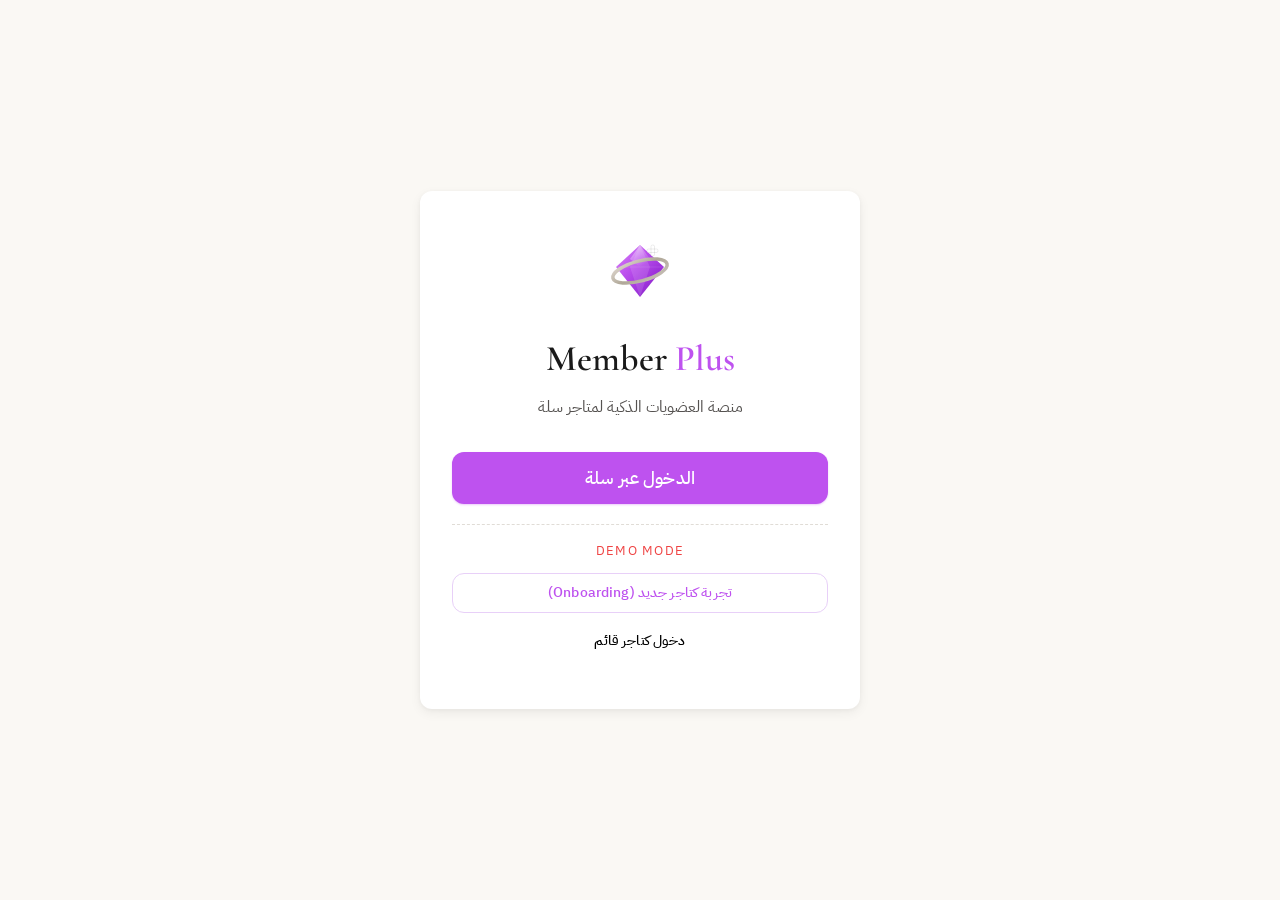
<file: frontend/index.html>
<!DOCTYPE html>
<html lang="ar" dir="rtl">
<head>
    <meta charset="UTF-8">
    <meta name="viewport" content="width=device-width, initial-scale=1.0">
    <title>Member Plus</title>
    <link rel="stylesheet" href="styles.css">
    <style>
        body { background: var(--c-neutral-50); }
        .landing {
            min-height: 100vh;
            display: flex; align-items: center; justify-content: center;
            padding: var(--space-6);
        }
        .landing-card {
            background: var(--color-surface);
            border-radius: var(--radius-md);
            padding: var(--space-12) var(--space-8);
            max-width: 440px; width: 100%;
            text-align: center;
            box-shadow: var(--shadow-md);
        }
        .landing-logo { margin-bottom: var(--space-5); }
        .landing-logo img { height: 64px; }
        .landing-title {
            font-family: var(--font-display);
            font-size: var(--font-size-3xl);
            font-weight: 600;
            color: var(--color-text-primary);
            margin-bottom: var(--space-2);
        }
        .landing-title span { color: var(--c-purple); }
        .landing-sub {
            font-size: var(--font-size-md);
            color: var(--color-text-secondary);
            margin-bottom: var(--space-8);
            line-height: var(--line-height-base);
        }
        .landing-info {
            font-size: var(--font-size-sm);
            color: var(--color-text-secondary);
            margin-top: var(--space-6);
            padding-top: var(--space-5);
            border-top: 1px solid var(--color-border);
            line-height: 1.7;
        }
        /* Dev tools — localhost only */
        .dev-tools {
            display: none;
            margin-top: var(--space-5);
            padding-top: var(--space-4);
            border-top: 1px dashed var(--color-border);
        }
        .dev-label {
            font-size: var(--font-size-xs);
            color: var(--c-danger-500);
            text-transform: uppercase;
            letter-spacing: 0.1em;
            margin-bottom: var(--space-3);
        }
    </style>
</head>
<body>
    <main class="landing">
        <div class="landing-card">
            <div class="landing-logo">
                <img src="assets/logo.svg" alt="Member Plus">
            </div>
            <h1 class="landing-title">Member <span>Plus</span></h1>
            <p class="landing-sub" id="subtitle">
                منصة العضويات الذكية لمتاجر سلة
            </p>

            <div id="error" class="alert alert--danger" role="alert" hidden></div>

            <a class="btn btn--primary btn--block" id="salla-btn"
               href="/api/v1/auth/salla/redirect"
               style="font-size: var(--font-size-lg); padding: var(--space-4);">
                <span id="salla-label">الدخول عبر سلة</span>
            </a>

            <!-- Info text removed per user request -->

            <div class="dev-tools" id="dev-tools">
                <div class="dev-label">Demo Mode</div>
                <button class="btn btn--secondary btn--block" id="demo-btn" type="button">
                    تجربة كتاجر جديد (Onboarding)
                </button>
                <button class="btn btn--block" id="demo-existing-btn" type="button"
                    style="margin-top: var(--space-2); background: transparent; border: 1px solid var(--border);">
                    دخول كتاجر قائم
                </button>
            </div>
        </div>
    </main>

    <script src="app.js"></script>
    <script>
        document.getElementById('dev-tools').style.display = 'block';

        const existingToken = MP.getToken();
        if (existingToken) {
            window.location.href = `dashboard.html?token=${existingToken}`;
        }

        async function runDemo(fresh) {
            const btn = fresh ? document.getElementById('demo-btn') : document.getElementById('demo-existing-btn');
            MP.setLoading(btn, true);
            try {
                const data = await MP.api('/api/v1/auth/demo', {
                    method: 'POST',
                    body: JSON.stringify({ fresh }),
                });
                if (data && data.token) {
                    localStorage.setItem('merchant_token', data.token);
                    const goto = fresh ? 'wizard.html' : 'dashboard.html';
                    window.location.href = `${goto}?token=${data.token}`;
                }
            } catch (err) {
                const el = document.getElementById('error');
                el.textContent = MP.errorMessage(err, 'ar');
                el.hidden = false;
            } finally {
                MP.setLoading(btn, false);
            }
        }

        document.getElementById('demo-btn').addEventListener('click', () => runDemo(true));
        document.getElementById('demo-existing-btn').addEventListener('click', () => runDemo(false));
    </script>
</body>
</html>
</file>
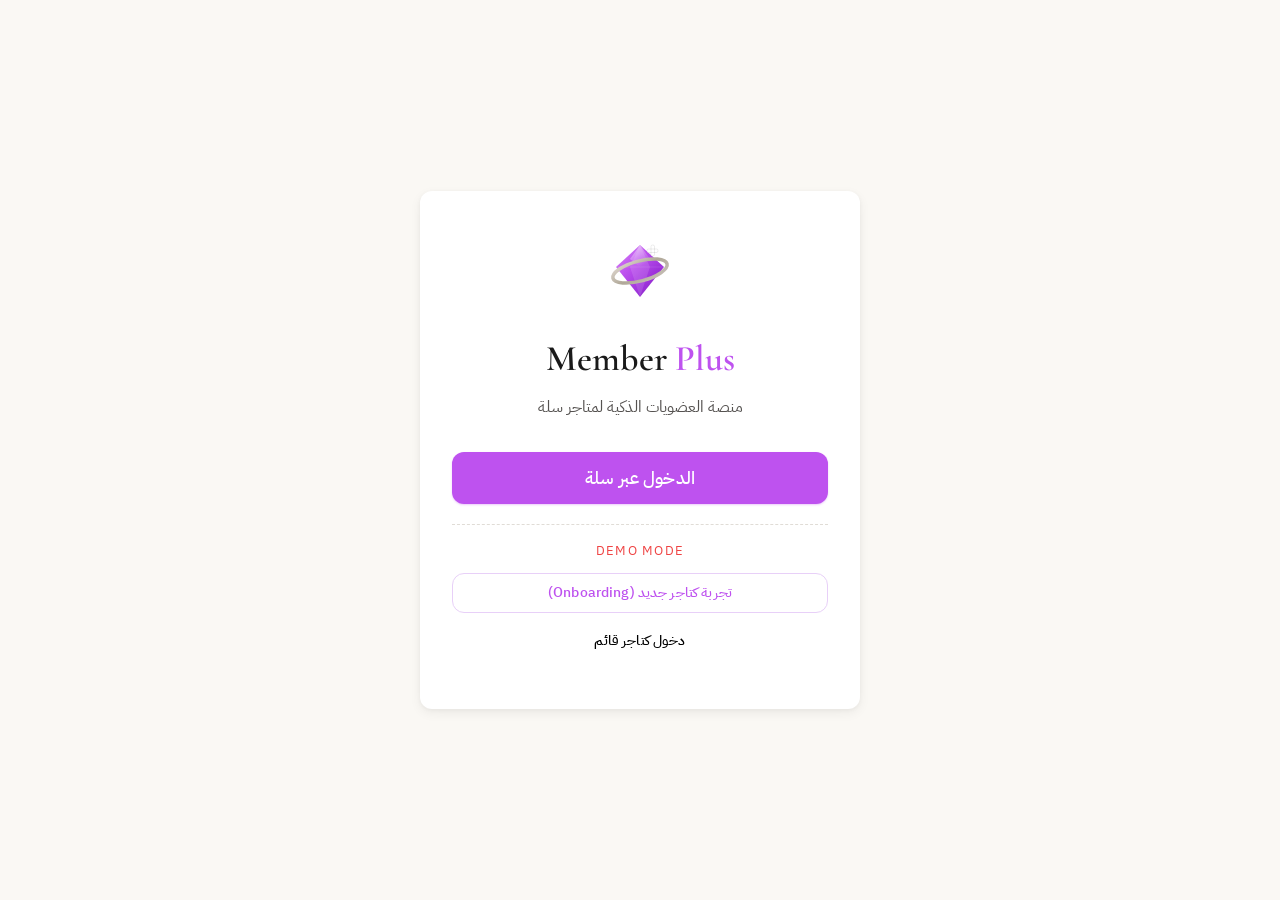
<file: frontend/activity.html>
<!DOCTYPE html>
<html lang="ar" dir="rtl">
<head>
    <meta charset="UTF-8">
    <meta name="viewport" content="width=device-width, initial-scale=1.0">
    <title>سجل النشاط — Member Plus</title>
    <link rel="stylesheet" href="styles.css">
    <style>
        .activity-toolbar { display: flex; gap: var(--space-3); flex-wrap: wrap; align-items: center; margin-bottom: var(--space-4); }
        .activity-toolbar select { font: inherit; font-size: var(--font-size-sm); padding: var(--space-2) var(--space-3); border: 1px solid var(--color-border); border-radius: var(--radius-md); background: var(--color-surface); color: var(--color-text-primary); }

        .event-card { background: var(--color-surface); border: 1px solid var(--color-border); border-radius: var(--radius-md); padding: var(--space-4); margin-bottom: var(--space-2); display: flex; align-items: flex-start; gap: var(--space-3); }
        .event-card__icon { font-size: 20px; flex-shrink: 0; width: 32px; height: 32px; display: flex; align-items: center; justify-content: center; border-radius: 50%; background: var(--color-surface-muted); }
        .event-card__body { flex: 1; min-width: 0; }
        .event-card__title { font-size: var(--font-size-sm); font-weight: var(--font-weight-bold); margin-bottom: 2px; }
        .event-card__meta { font-size: var(--font-size-xs); color: var(--color-text-secondary); display: flex; gap: var(--space-3); flex-wrap: wrap; }
        .event-card__time { font-size: var(--font-size-xs); color: var(--color-text-secondary); margin-inline-start: auto; white-space: nowrap; flex-shrink: 0; }

        .event-card--join { border-inline-start: 3px solid var(--c-success-700); }
        .event-card--cancel { border-inline-start: 3px solid var(--c-danger-500); }
        .event-card--charge { border-inline-start: 3px solid var(--c-purple); }
        .event-card--gift { border-inline-start: 3px solid var(--c-gold); }
        .event-card--shipping { border-inline-start: 3px solid var(--c-purple); }
        .event-card--system { border-inline-start: 3px solid var(--color-text-secondary); }

        .date-divider { font-size: var(--font-size-xs); color: var(--color-text-secondary); font-weight: var(--font-weight-bold); padding: var(--space-3) 0 var(--space-2); text-transform: uppercase; letter-spacing: var(--tracking-wide); border-bottom: 1px solid var(--color-border); margin-bottom: var(--space-3); }
    </style>
</head>
<body>
    <div class="app-shell">
        <aside class="sidebar" id="sidebar">
            <div class="sidebar__store">
                <div style="display:flex;align-items:center;gap:var(--space-3);margin-bottom:var(--space-3);"><img src="assets/logo.svg" alt="" style="height:28px"><span style="font-size:var(--font-size-sm);color:rgba(255,255,255,0.7);">Member Plus</span></div>
                <div class="sidebar__store-name" id="store-name">—</div>
                <div class="sidebar__trial" id="trial-line">—</div>
            </div>
            <nav class="sidebar__nav">
                <a class="sidebar__link" href="dashboard.html"><span class="icon" aria-hidden="true">📊</span> لوحة التحكم</a>
                <a class="sidebar__link" href="plans.html"><span class="icon" aria-hidden="true">🏷️</span> إعدادات العضوية</a>
                <a class="sidebar__link" href="promotions.html"><span class="icon" aria-hidden="true">🎁</span> الهدية الشهرية</a>
                <a class="sidebar__link" href="members.html"><span class="icon" aria-hidden="true">👥</span> الأعضاء</a>
                <a class="sidebar__link" href="activity.html" aria-current="page"><span class="icon" aria-hidden="true">📋</span> سجل النشاط</a>
                <a class="sidebar__link" href="settings.html"><span class="icon" aria-hidden="true">⚙️</span> الإعدادات</a>
            </nav>
            <div class="sidebar__footer"><button class="sidebar__link" id="logout-btn" type="button"><span class="icon" aria-hidden="true">⎋</span> تسجيل خروج</button></div>
        </aside>
        <div class="sidebar__overlay" id="sidebar-overlay"></div>

        <div class="app-main">
            <header class="app-topbar">
                <div style="display:flex;align-items:center;gap:var(--space-3);">
                    <button class="sidebar__toggle" id="sidebar-toggle" type="button" aria-label="فتح القائمة">☰</button>
                    <span class="app-topbar__title">سجل النشاط</span>
                </div>
            </header>

            <main class="container">
                <div id="state-loading"><div class="skeleton skeleton--block" style="height:50px;margin-bottom:var(--space-3)"></div><div class="skeleton skeleton--block" style="height:60px;margin-bottom:var(--space-2)"></div><div class="skeleton skeleton--block" style="height:60px;margin-bottom:var(--space-2)"></div><div class="skeleton skeleton--block" style="height:60px"></div></div>
                <div id="state-error" hidden><div class="empty"><div class="empty__icon">⚠️</div><div class="empty__title">تعذّر تحميل السجل</div><p class="empty__body" id="err-body"></p><button class="btn btn--primary" id="err-retry">إعادة المحاولة</button></div></div>
                <div id="state-empty" hidden><div class="empty"><div class="empty__icon">📋</div><div class="empty__title">لا يوجد نشاط بعد</div><p class="empty__body">سيظهر هنا كل حدث يتعلق ببرنامج العضوية — اشتراكات، تجديدات، هدايا، وغيرها.</p></div></div>

                <div id="state-data" hidden>
                    <div class="activity-toolbar">
                        <select id="filter-type">
                            <option value="">كل الأحداث</option>
                            <option value="member.joined">اشتراك جديد</option>
                            <option value="charge.succeeded">تجديد ناجح</option>
                            <option value="charge.failed">فشل الدفع</option>
                            <option value="member.cancelled">إلغاء</option>
                            <option value="member.expired">انتهاء</option>
                            <option value="gift.redeemed">استرداد هدية</option>
                            <option value="gift.generated">إنشاء هدية</option>
                            <option value="shipping.used">استخدام شحن</option>
                            <option value="discount_applied">خصم مطبّق</option>
                        </select>
                        <select id="filter-preset">
                            <option value="all" selected>كل الفترات</option>
                            <option value="today">اليوم</option>
                            <option value="yesterday">أمس</option>
                            <option value="week">آخر ٧ أيام</option>
                            <option value="2weeks">آخر ١٤ يوم</option>
                            <option value="month">آخر ٣٠ يوم</option>
                            <option value="3months">آخر ٣ أشهر</option>
                            <option value="custom">تاريخ مخصص...</option>
                        </select>
                    </div>
                    <div class="activity-toolbar" id="date-range-bar" style="display:none;background:var(--color-surface);border:1px solid var(--color-border);border-radius:var(--radius-md);padding:var(--space-3) var(--space-4);">
                        <div style="display:flex;align-items:center;gap:var(--space-2);">
                            <label for="date-from" style="font-size:var(--font-size-xs);color:var(--color-text-secondary);white-space:nowrap;">من</label>
                            <input type="datetime-local" id="date-from" class="input" style="font-size:var(--font-size-sm);padding:var(--space-2) var(--space-3);">
                        </div>
                        <div style="display:flex;align-items:center;gap:var(--space-2);">
                            <label for="date-to" style="font-size:var(--font-size-xs);color:var(--color-text-secondary);white-space:nowrap;">إلى</label>
                            <input type="datetime-local" id="date-to" class="input" style="font-size:var(--font-size-sm);padding:var(--space-2) var(--space-3);">
                        </div>
                        <button class="btn btn--primary" id="apply-dates" style="font-size:var(--font-size-xs);padding:var(--space-2) var(--space-4);">تطبيق</button>
                        <button class="btn btn--ghost" id="clear-dates" style="font-size:var(--font-size-xs);padding:var(--space-2) var(--space-3);">إلغاء</button>
                    </div>
                    <div id="event-list"></div>
                    <div class="pg-bar" id="pagination"></div>
                </div>
            </main>
        </div>
    </div>

    <script src="app.js"></script>
    <script>
        MP.requireAuth();

        document.getElementById('sidebar-toggle').addEventListener('click', () => document.getElementById('sidebar').classList.toggle('is-open'));
        document.getElementById('sidebar-overlay').addEventListener('click', () => document.getElementById('sidebar').classList.remove('is-open'));
        document.getElementById('logout-btn').addEventListener('click', MP.logout);
        document.getElementById('err-retry').addEventListener('click', load);
        document.querySelectorAll('.sidebar__nav a').forEach(a => { a.addEventListener('click', (e) => { const t = MP.getToken(); if (t && !a.href.includes('token=')) { e.preventDefault(); window.location.href = a.href + (a.href.includes('?') ? '&' : '?') + 'token=' + t; } }); });

        document.getElementById('filter-type').addEventListener('change', () => applyFilter());

        document.getElementById('filter-preset').addEventListener('change', (e) => {
            const v = e.target.value;
            const rangeBar = document.getElementById('date-range-bar');
            const fromEl = document.getElementById('date-from');
            const toEl = document.getElementById('date-to');

            if (v === 'custom') {
                rangeBar.style.display = 'flex';
                return; // don't filter yet — wait for "تطبيق"
            }

            rangeBar.style.display = 'none';
            fromEl.value = ''; toEl.value = '';

            if (v === 'all') { applyFilter(); return; }

            const now = new Date();
            let from;
            if (v === 'today') from = new Date(now.getFullYear(), now.getMonth(), now.getDate());
            else if (v === 'yesterday') { from = new Date(now.getFullYear(), now.getMonth(), now.getDate() - 1); toEl.value = toLocalISO(new Date(now.getFullYear(), now.getMonth(), now.getDate())); }
            else if (v === 'week') from = new Date(now.getTime() - 7*86400000);
            else if (v === '2weeks') from = new Date(now.getTime() - 14*86400000);
            else if (v === 'month') from = new Date(now.getTime() - 30*86400000);
            else if (v === '3months') from = new Date(now.getTime() - 90*86400000);
            if (from) fromEl.value = toLocalISO(from);
            if (!toEl.value) toEl.value = toLocalISO(now);
            applyFilter();
        });

        document.getElementById('apply-dates').addEventListener('click', () => applyFilter());
        document.getElementById('clear-dates').addEventListener('click', () => {
            document.getElementById('date-from').value = '';
            document.getElementById('date-to').value = '';
            document.getElementById('date-range-bar').style.display = 'none';
            document.getElementById('filter-preset').value = 'all';
            applyFilter();
        });

        function toLocalISO(d) {
            const pad = n => String(n).padStart(2,'0');
            return d.getFullYear()+'-'+pad(d.getMonth()+1)+'-'+pad(d.getDate())+'T'+pad(d.getHours())+':'+pad(d.getMinutes());
        }

        function show(w) { ['state-loading','state-error','state-empty','state-data'].forEach(id => { document.getElementById(id).hidden = id !== w; }); }

        const eventConfig = {
            'member.joined':     {icon: '🎉', label: 'اشتراك جديد',   css: 'join'},
            'charge.succeeded':  {icon: '💳', label: 'تجديد ناجح',     css: 'charge'},
            'charge.failed':     {icon: '❌', label: 'فشل الدفع',      css: 'cancel'},
            'member.cancelled':  {icon: '🚪', label: 'إلغاء اشتراك',   css: 'cancel'},
            'member.expired':    {icon: '⏰', label: 'انتهاء اشتراك',   css: 'cancel'},
            'gift.redeemed':     {icon: '🎁', label: 'استرداد هدية',    css: 'gift'},
            'gift.generated':    {icon: '🎁', label: 'إنشاء هدية',     css: 'gift'},
            'shipping.used':     {icon: '🚚', label: 'استخدام شحن مجاني', css: 'shipping'},
            'shipping.generated':{icon: '🚚', label: 'إنشاء كوبون شحن',  css: 'shipping'},
            'discount_applied':  {icon: '🏷️', label: 'خصم مطبّق',      css: 'charge'},
            'benefits.activated':{icon: '✅', label: 'تفعيل المزايا',    css: 'join'},
            'benefits.deactivated':{icon:'🔒', label: 'إلغاء المزايا',  css: 'cancel'},
        };
        const defaultEvent = {icon: '📋', label: 'حدث', css: 'system'};

        // Mock data
        const MOCK_EVENTS = [
            {id:'e1', event_type:'member.joined', member_id:'m1', metadata:'{"tier":"gold","price":"99.00"}', created_at:'2026-04-17T14:30:00'},
            {id:'e2', event_type:'gift.redeemed', member_id:'m2', metadata:'{"month":"2026-04","code":"GIFT-A8F2K3","saved":"45.00"}', created_at:'2026-04-17T12:15:00'},
            {id:'e3', event_type:'shipping.used', member_id:'m3', metadata:'{"month":"2026-04","used":1,"quota":2,"cost":"25.00"}', created_at:'2026-04-17T10:45:00'},
            {id:'e4', event_type:'charge.succeeded', member_id:'m2', metadata:'{"amount":"99.00","period":"2026-04"}', created_at:'2026-04-16T09:00:00'},
            {id:'e5', event_type:'discount_applied', member_id:'m1', metadata:'{"order_id":88001,"saved":"32.50","order_total":"215.00"}', created_at:'2026-04-16T16:20:00'},
            {id:'e6', event_type:'member.joined', member_id:'m11', metadata:'{"tier":"gold","price":"99.00"}', created_at:'2026-04-15T11:00:00'},
            {id:'e7', event_type:'charge.failed', member_id:'m5', metadata:'{"amount":"99.00","reason":"insufficient_funds"}', created_at:'2026-04-15T08:30:00'},
            {id:'e8', event_type:'member.cancelled', member_id:'m6', metadata:'{"reason":"customer_request","lost_revenue":"49.00"}', created_at:'2026-04-14T17:00:00'},
            {id:'e9', event_type:'gift.generated', member_id:'m1', metadata:'{"month":"2026-04","code":"GIFT-X9Y2Z1","value":"25.00"}', created_at:'2026-04-14T03:00:00'},
            {id:'e10', event_type:'gift.generated', member_id:'m2', metadata:'{"month":"2026-04","code":"GIFT-A8F2K3","value":"25.00"}', created_at:'2026-04-14T03:00:00'},
            {id:'e11', event_type:'charge.succeeded', member_id:'m3', metadata:'{"amount":"49.00","period":"2026-04"}', created_at:'2026-04-13T09:00:00'},
            {id:'e12', event_type:'shipping.used', member_id:'m8', metadata:'{"month":"2026-04","used":1,"quota":2,"cost":"20.00"}', created_at:'2026-04-13T14:30:00'},
            {id:'e13', event_type:'member.joined', member_id:'m10', metadata:'{"tier":"silver","price":"49.00"}', created_at:'2026-04-12T10:00:00'},
            {id:'e14', event_type:'discount_applied', member_id:'m9', metadata:'{"order_id":87200,"saved":"18.75","order_total":"125.00"}', created_at:'2026-04-12T15:45:00'},
            {id:'e15', event_type:'charge.succeeded', member_id:'m1', metadata:'{"amount":"99.00","period":"2026-04"}', created_at:'2026-04-11T09:00:00'},
            {id:'e16', event_type:'member.expired', member_id:'m7', metadata:'{"reason":"period_ended","lost_revenue":"99.00"}', created_at:'2026-04-10T02:00:00'},
            {id:'e17', event_type:'gift.redeemed', member_id:'m5', metadata:'{"month":"2026-03","code":"GIFT-D3E5F7","saved":"60.00"}', created_at:'2026-04-09T11:20:00'},
            {id:'e18', event_type:'shipping.generated', member_id:'m4', metadata:'{"month":"2026-04","code":"FS-H7J9K1","quota":2,"cost_estimate":"40.00"}', created_at:'2026-04-08T03:00:00'},
            {id:'e19', event_type:'charge.succeeded', member_id:'m8', metadata:'{"amount":"49.00","period":"2026-03"}', created_at:'2026-04-07T09:00:00'},
            {id:'e20', event_type:'member.joined', member_id:'m12', metadata:'{"tier":"silver","price":"49.00"}', created_at:'2026-04-05T13:00:00'},
        ];

        // Member names for display
        const memberNames = {m1:'نورة الشمري',m2:'محمد العتيبي',m3:'سارة القحطاني',m4:'عبدالله الدوسري',m5:'ريم المطيري',m6:'فهد الحربي',m7:'هند الزهراني',m8:'خالد السبيعي',m9:'لمى العنزي',m10:'أحمد الغامدي',m11:'منال الشهري',m12:'يوسف البقمي'};

        let allEvents = [];

        const pager = MP.Paginator({
            perPage: 10,
            onChange(pageItems) { renderEvents(pageItems); }
        });

        function fmtDate(iso) {
            if (!iso) return '—';
            return new Date(iso).toLocaleDateString('en-US', {year:'numeric', month:'short', day:'numeric'});
        }
        function fmtTime(iso) {
            if (!iso) return '';
            return new Date(iso).toLocaleTimeString('en-US', {hour:'2-digit', minute:'2-digit'});
        }
        function fmtRelative(iso) {
            if (!iso) return '—';
            const diff = (Date.now() - new Date(iso).getTime()) / 1000;
            if (diff < 60) return 'الآن';
            if (diff < 3600) return Math.floor(diff / 60) + ' دقيقة';
            if (diff < 86400) return Math.floor(diff / 3600) + ' ساعة';
            if (diff < 604800) return Math.floor(diff / 86400) + ' يوم';
            return fmtDate(iso);
        }

        async function load() {
            show('state-loading');
            try {
                const [ov, data] = await Promise.all([
                    MP.api('/api/v1/merchant/overview'),
                    MP.api('/api/v1/merchant/activity'),
                ]);

                document.getElementById('store-name').textContent = ov.store_name || '—';
                if (ov.status === 'trial' && ov.trial_ends_at) {
                    const d = Math.max(0, Math.ceil((new Date(ov.trial_ends_at) - new Date()) / 86400000));
                    document.getElementById('trial-line').textContent = d + ' يوم تجربة متبقي';
                } else {
                    document.getElementById('trial-line').textContent = ov.status === 'active' ? 'نشط' : ov.status;
                }

                allEvents = (data.events && data.events.length) ? data.events : MOCK_EVENTS;

                if (!allEvents.length) {
                    show('state-empty');
                    return;
                }

                applyFilter();
                show('state-data');
            } catch (err) {
                document.getElementById('err-body').textContent = MP.errorMessage(err, 'ar');
                show('state-error');
            }
        }

        function applyFilter() {
            const type = document.getElementById('filter-type').value;
            let filtered = allEvents;
            if (type) filtered = filtered.filter(e => e.event_type === type);

            const fromVal = document.getElementById('date-from').value;
            const toVal = document.getElementById('date-to').value;
            if (fromVal) {
                const fromDate = new Date(fromVal);
                filtered = filtered.filter(e => new Date(e.created_at) >= fromDate);
            }
            if (toVal) {
                const toDate = new Date(toVal);
                filtered = filtered.filter(e => new Date(e.created_at) <= toDate);
            }

            pager.setItems(filtered);
            renderEvents(pager.getPage());
            pager.render(document.getElementById('pagination'));
        }

        function parseMetadata(str) {
            try { return JSON.parse(str); } catch(_) { return {}; }
        }

        function memberLink(memberId, name) {
            const token = MP.getToken();
            return `<a href="members.html?token=${token}&open=${memberId}" style="color:var(--c-purple);font-weight:var(--font-weight-semibold);text-decoration:none;border-bottom:1px dashed var(--c-purple-l);">${name}</a>`;
        }

        function getAmount(evt) {
            const meta = parseMetadata(evt.metadata);
            switch (evt.event_type) {
                case 'member.joined': return {value: meta.price, type: 'income', label: 'اشتراك'};
                case 'charge.succeeded': return {value: meta.amount, type: 'income', label: 'تجديد'};
                case 'charge.failed': return {value: meta.amount, type: 'danger', label: 'فشل تحصيل'};
                case 'member.cancelled': return {value: meta.lost_revenue, type: 'danger', label: 'إيراد مفقود'};
                case 'member.expired': return {value: meta.lost_revenue, type: 'danger', label: 'إيراد مفقود'};
                case 'gift.redeemed': return {value: meta.saved, type: 'cost', label: 'تكلفة هدية'};
                case 'gift.generated': return {value: meta.value, type: 'cost', label: 'قيمة الهدية'};
                case 'shipping.used': return {value: meta.cost, type: 'cost', label: 'تكلفة شحن'};
                case 'shipping.generated': return {value: meta.cost_estimate, type: 'cost', label: 'تكلفة تقديرية'};
                case 'discount_applied': return {value: meta.saved, type: 'cost', label: 'خصم'};
                default: return null;
            }
        }

        function buildDescription(evt) {
            const meta = parseMetadata(evt.metadata);
            const rawName = memberNames[evt.member_id] || evt.member_id || '';
            const name = memberLink(evt.member_id, rawName);

            switch (evt.event_type) {
                case 'member.joined':
                    return `${name} اشترك في الباقة ${meta.tier === 'gold' ? 'الذهبية' : 'الفضية'}`;
                case 'charge.succeeded':
                    return `تجديد ناجح لـ ${name}`;
                case 'charge.failed':
                    return `فشل الدفع لـ ${name}`;
                case 'member.cancelled':
                    return `${name} ألغى اشتراكه`;
                case 'member.expired':
                    return `انتهى اشتراك ${name}`;
                case 'gift.redeemed':
                    return `${name} استرد هدية ${meta.month || ''}`;
                case 'gift.generated':
                    return `تم إنشاء هدية ${meta.month || ''} لـ ${name}`;
                case 'shipping.used':
                    return `${name} استخدم شحن مجاني (${meta.used || 0}/${meta.quota || 0})`;
                case 'shipping.generated':
                    return `تم إنشاء كوبون شحن لـ ${name}`;
                case 'discount_applied':
                    return `خصم مطبّق لـ ${name} — طلب #${meta.order_id || ''}`;
                default:
                    return `${(eventConfig[evt.event_type]||defaultEvent).label} — ${name}`;
            }
        }

        function renderEvents(rows) {
            const container = document.getElementById('event-list');
            if (!rows.length) {
                container.innerHTML = '<div class="empty" style="padding:var(--space-6);"><div class="empty__icon">📋</div><div class="empty__title">لا توجد أحداث بهذا الفلتر</div></div>';
                return;
            }

            let html = '';
            let lastDate = '';

            rows.forEach(evt => {
                const cfg = eventConfig[evt.event_type] || defaultEvent;
                const dateStr = fmtDate(evt.created_at);

                if (dateStr !== lastDate) {
                    html += `<div class="date-divider">${dateStr}</div>`;
                    lastDate = dateStr;
                }

                const amt = getAmount(evt);
                const amtColors = {income:'var(--c-success-700)', cost:'var(--c-purple)', danger:'var(--c-danger-500)'};
                const amtBg = {income:'var(--c-success-50)', cost:'var(--c-purple-ll)', danger:'var(--c-danger-50)'};
                const amtSign = {income:'+', cost:'-', danger:'⚠ '};

                html += `
                    <div class="event-card event-card--${cfg.css}">
                        <div class="event-card__icon">${cfg.icon}</div>
                        <div class="event-card__body">
                            <div class="event-card__title">${buildDescription(evt)}</div>
                            <div class="event-card__meta">
                                <span>${cfg.label}</span>
                            </div>
                        </div>
                        ${amt && amt.value ? `<div style="display:flex;flex-direction:column;align-items:flex-end;gap:2px;flex-shrink:0;">
                            <span style="font-family:var(--font-display);font-size:var(--font-size-lg);font-weight:700;color:${amtColors[amt.type]||'var(--color-text-primary)'};">${amtSign[amt.type]||''}${parseFloat(amt.value).toLocaleString('en-US')} <small style="font-size:var(--font-size-xs);font-weight:400;">ر.س</small></span>
                            <span style="font-size:11px;color:var(--color-text-secondary);">${amt.label}</span>
                        </div>` : ''}
                        <div class="event-card__time">${fmtRelative(evt.created_at)}</div>
                    </div>`;
            });

            container.innerHTML = html;
        }

        load();
    </script>
</body>
</html>
</file>
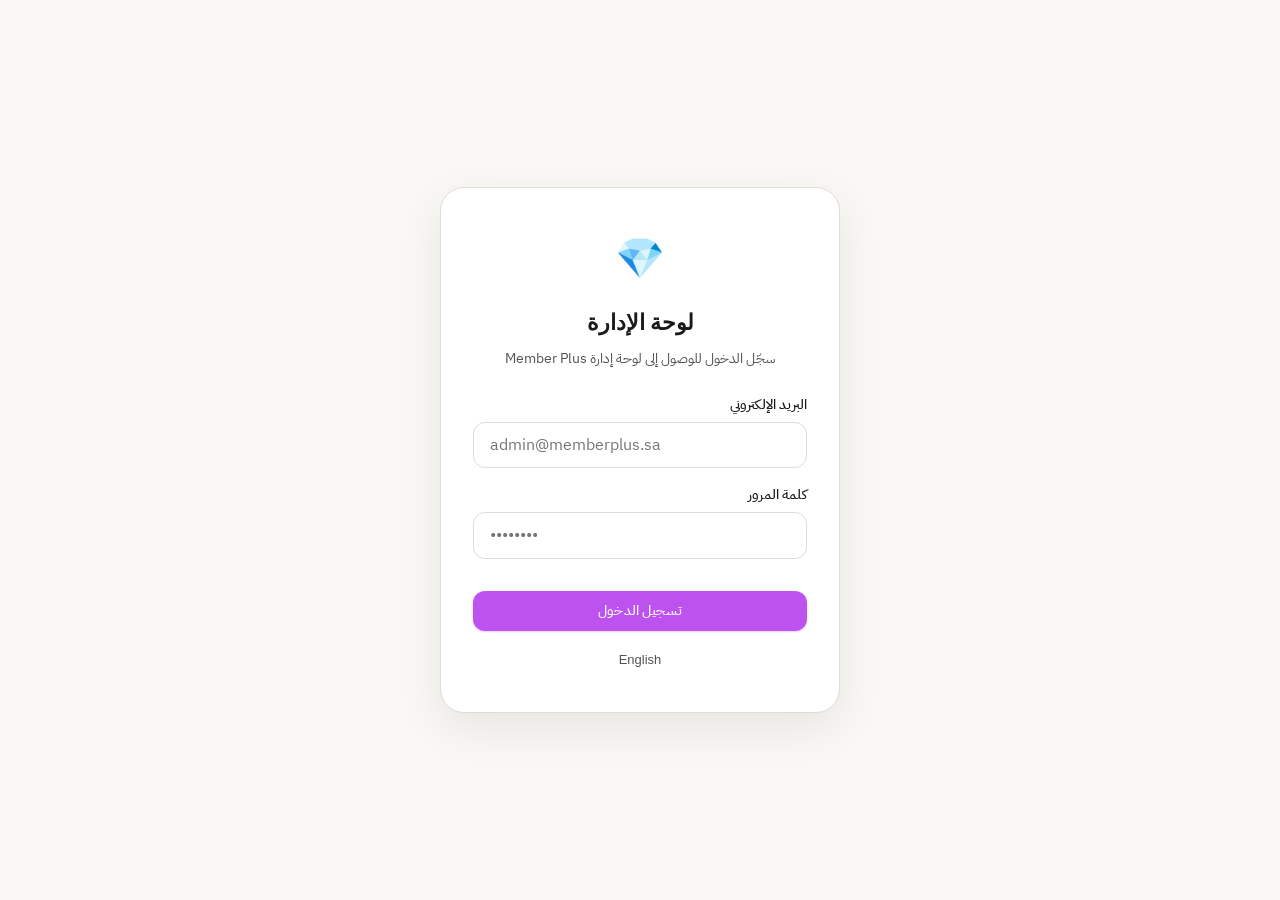
<file: frontend/admin.html>
<!DOCTYPE html>
<html lang="ar" dir="rtl">
<head>
    <meta charset="UTF-8">
    <meta name="viewport" content="width=device-width, initial-scale=1.0">
    <title>لوحة الإدارة — Member Plus</title>
    <link rel="stylesheet" href="styles.css">
    <style>
        .admin-shell { display: flex; min-height: 100vh; }

        /* Admin sidebar */
        .admin-nav { width: 220px; background: #0E0E0E; color: #fff; position: fixed; top: 0; bottom: 0; inset-inline-end: 0; display: flex; flex-direction: column; z-index: 50; }
        .admin-nav__header { padding: var(--space-5) var(--space-4); border-bottom: 1px solid rgba(255,255,255,0.06); display: flex; align-items: center; gap: var(--space-3); }
        .admin-nav__header img { height: 24px; }
        .admin-nav__header span { font-size: var(--font-size-sm); font-weight: 600; }
        .admin-nav__badge { background: #BE52EF; color: #fff; font-size: 9px; font-weight: 700; padding: 2px 8px; border-radius: var(--radius-pill); margin-inline-start: auto; }
        .admin-nav__links { flex: 1; padding: var(--space-3) 0; }
        .admin-nav__link { display: flex; align-items: center; gap: var(--space-3); padding: var(--space-3) var(--space-4); color: rgba(255,255,255,0.5); font-size: var(--font-size-sm); cursor: pointer; border: none; background: none; width: 100%; text-align: start; font: inherit; transition: all 0.15s; position: relative; }
        .admin-nav__link:hover { color: rgba(255,255,255,0.85); background: rgba(255,255,255,0.04); }
        .admin-nav__link--active { color: #fff; background: rgba(190,82,239,0.12); }
        .admin-nav__link--active::before { content: ''; position: absolute; inset-inline-start: 0; top: 50%; transform: translateY(-50%); width: 3px; height: 60%; background: #BE52EF; border-radius: 0 2px 2px 0; }
        .admin-nav__link .icon { font-size: 14px; opacity: 0.7; width: 20px; text-align: center; }

        .admin-main { flex: 1; margin-inline-end: 220px; padding: var(--space-6) var(--space-8); }
        .admin-main__header { display: flex; justify-content: space-between; align-items: center; margin-bottom: var(--space-6); }
        .admin-main__title { font-family: var(--font-display); font-size: var(--font-size-xl); font-weight: 600; }

        /* Stats */
        .a-stats { display: grid; grid-template-columns: repeat(auto-fit, minmax(160px, 1fr)); gap: var(--space-3); margin-bottom: var(--space-6); }
        .a-stat { background: var(--color-surface); border: 1px solid var(--color-border); border-radius: var(--radius-lg); padding: var(--space-4) var(--space-5); }
        .a-stat__value { font-family: var(--font-display); font-size: var(--font-size-2xl); font-weight: 700; }
        .a-stat__label { font-size: var(--font-size-xs); color: var(--color-text-secondary); margin-top: 2px; }
        .a-stat__sub { font-size: 11px; color: var(--color-text-tertiary); margin-top: 4px; }

        /* Tables */
        .a-toolbar { display: flex; gap: var(--space-3); margin-bottom: var(--space-4); flex-wrap: wrap; align-items: center; }
        .a-toolbar select, .a-toolbar input { font: inherit; font-size: var(--font-size-sm); padding: 8px var(--space-3); border: 1px solid var(--color-border); border-radius: var(--radius-md); background: var(--color-surface); }
        .a-toolbar input { flex: 1; min-width: 180px; }

        .a-table { width: 100%; border-collapse: collapse; background: var(--color-surface); border: 1px solid var(--color-border); border-radius: var(--radius-lg); overflow: hidden; }
        .a-table th { text-align: start; font-size: var(--font-size-xs); text-transform: uppercase; letter-spacing: var(--tracking-wide); color: var(--color-text-secondary); padding: var(--space-3) var(--space-4); background: var(--color-surface-muted); font-weight: 500; }
        .a-table td { padding: var(--space-3) var(--space-4); border-top: 1px solid var(--color-border); font-size: var(--font-size-sm); }
        .a-table tbody tr { transition: background 0.1s; cursor: pointer; }
        .a-table tbody tr:hover { background: rgba(190,82,239,0.03); }

        .s-dot { display: inline-block; width: 8px; height: 8px; border-radius: 50%; margin-inline-end: 6px; vertical-align: middle; }
        .s-dot--active { background: #047857; }
        .s-dot--trial { background: #C9A84C; }
        .s-dot--suspended { background: #EF4444; }
        .s-dot--cancelled { background: #999; }
        .s-dot--expired { background: #999; }

        .pp { font-size: 11px; font-weight: 600; padding: 2px 8px; border-radius: var(--radius-pill); }
        .pp--starter { background: var(--color-surface-muted); color: var(--color-text-secondary); }
        .pp--pro { background: rgba(190,82,239,0.08); color: #BE52EF; }
        .pp--unlimited { background: rgba(201,168,76,0.08); color: #C9A84C; }

        /* Detail panel */
        .dp-overlay { position: fixed; inset: 0; background: rgba(14,14,14,0.5); z-index: 99; backdrop-filter: blur(4px); }
        .dp { position: fixed; top: 0; bottom: 0; inset-inline-start: 0; width: 500px; background: var(--color-surface); z-index: 100; overflow-y: auto; box-shadow: 0 0 60px rgba(0,0,0,0.15); transform: translateX(100%); transition: transform 0.3s cubic-bezier(0.16,1,0.3,1); }
        [dir="rtl"] .dp { transform: translateX(100%); }
        .dp.is-open { transform: translateX(0); }
        @media (max-width: 540px) { .dp { width: 100%; } }
        .dp__head { padding: var(--space-6); border-bottom: 1px solid var(--color-border); display: flex; justify-content: space-between; align-items: flex-start; }
        .dp__close { background: none; border: none; font-size: 20px; cursor: pointer; color: var(--color-text-secondary); }
        .dp__body { padding: var(--space-5) var(--space-6); }
        .dp__section { margin-bottom: var(--space-5); }
        .dp__stitle { font-size: var(--font-size-xs); text-transform: uppercase; letter-spacing: var(--tracking-wide); color: var(--color-text-secondary); margin-bottom: var(--space-3); font-weight: 500; }
        .dp__row { display: flex; justify-content: space-between; padding: 6px 0; font-size: var(--font-size-sm); }
        .dp__row-l { color: var(--color-text-secondary); }
        .dp__row-v { font-weight: 600; }

        /* Plan cards */
        .plan-cards { display: grid; grid-template-columns: repeat(3, 1fr); gap: var(--space-4); margin-bottom: var(--space-6); }
        @media (max-width: 700px) { .plan-cards { grid-template-columns: 1fr; } }
        .plan-card { background: var(--color-surface); border: 1px solid var(--color-border); border-radius: var(--radius-lg); padding: var(--space-5); text-align: center; }
        .plan-card__name { font-family: var(--font-display); font-size: var(--font-size-lg); font-weight: 700; margin-bottom: var(--space-2); }
        .plan-card__price { font-family: var(--font-display); font-size: var(--font-size-2xl); font-weight: 700; color: #BE52EF; }
        .plan-card__row { display: flex; justify-content: space-between; font-size: var(--font-size-xs); padding: 6px 0; border-top: 1px solid var(--color-border); margin-top: var(--space-3); color: var(--color-text-secondary); }
        .plan-card__row span:last-child { font-weight: 600; color: var(--color-text-primary); }

        /* Email type pills */
        .etype { font-size: 11px; padding: 2px 8px; border-radius: var(--radius-pill); font-weight: 500; }
        .etype--merchant { background: rgba(190,82,239,0.08); color: #BE52EF; }
        .etype--member { background: rgba(201,168,76,0.08); color: #C9A84C; }

        /* Section visibility */
        .admin-section { display: none; }
        .admin-section.is-active { display: block; }

        @media (max-width: 860px) {
            .admin-nav { width: 60px; }
            .admin-nav__header span, .admin-nav__badge { display: none; }
            .admin-nav__link { justify-content: center; padding: var(--space-3); }
            .admin-nav__link span:not(.icon) { display: none; }
            .admin-main { margin-inline-end: 60px; padding: var(--space-4); }
        }
        /* Login */
        .login-shell { min-height: 100vh; display: flex; align-items: center; justify-content: center; background: var(--color-bg); padding: var(--space-6); }
        .login-card { background: var(--color-surface); border: 1px solid var(--color-border); border-radius: var(--radius-xl); padding: var(--space-10) var(--space-8); max-width: 400px; width: 100%; box-shadow: 0 16px 48px rgba(0,0,0,0.08); text-align: center; }
        .login-card__logo { font-size: 40px; margin-bottom: var(--space-4); }
        .login-card__title { font-family: var(--font-display); font-size: var(--font-size-xl); font-weight: 700; margin-bottom: var(--space-2); }
        .login-card__sub { font-size: var(--font-size-sm); color: var(--color-text-secondary); margin-bottom: var(--space-6); }
        .login-card .field { text-align: start; }
        .login-error { color: #EF4444; font-size: var(--font-size-sm); margin-bottom: var(--space-3); display: none; }

        /* Admin user bar */
        .admin-user { padding: var(--space-4); border-top: 1px solid rgba(255,255,255,0.06); display: flex; align-items: center; gap: var(--space-3); }
        .admin-user__email { font-size: 11px; color: rgba(255,255,255,0.5); flex: 1; overflow: hidden; text-overflow: ellipsis; }
        .admin-user__logout { background: none; border: none; color: rgba(255,255,255,0.4); cursor: pointer; font-size: 14px; padding: var(--space-1); }
        .admin-user__logout:hover { color: #EF4444; }
    </style>
</head>
<body>
    <!-- Login Screen -->
    <div class="login-shell" id="login-screen">
        <div class="login-card">
            <div class="login-card__logo">💎</div>
            <div class="login-card__title" id="login-title">لوحة الإدارة</div>
            <div class="login-card__sub" id="login-sub">سجّل الدخول للوصول إلى لوحة إدارة Member Plus</div>
            <div class="login-error" id="login-error"></div>
            <div class="field"><label for="login-email" id="lbl-email">البريد الإلكتروني</label><input class="input" type="email" id="login-email" placeholder="admin@memberplus.sa" dir="ltr"></div>
            <div class="field"><label for="login-pass" id="lbl-pass">كلمة المرور</label><input class="input" type="password" id="login-pass" placeholder="••••••••" dir="ltr"></div>
            <button class="btn btn--primary btn--block" id="login-btn" style="margin-top:var(--space-4);" id="login-submit">تسجيل الدخول</button>
            <div style="margin-top:var(--space-4);"><button style="background:none;border:none;color:var(--color-text-secondary);font-size:var(--font-size-xs);cursor:pointer;" onclick="toggleLoginLang()" id="lang-toggle">English</button></div>
        </div>
    </div>

    <!-- Admin Panel (hidden until logged in) -->
    <div class="admin-shell" id="admin-panel" style="display:none;">
        <nav class="admin-nav">
            <div class="admin-nav__header">
                <img src="assets/logo.svg" alt="">
                <span>Member Plus</span>
                <span class="admin-nav__badge">ADMIN</span>
            </div>
            <div class="admin-nav__links">
                <button class="admin-nav__link admin-nav__link--active" data-section="overview"><span class="icon">📊</span><span>نظرة عامة</span></button>
                <button class="admin-nav__link" data-section="subscriptions"><span class="icon">🔄</span><span>الاشتراكات</span></button>
                <button class="admin-nav__link" data-section="merchants"><span class="icon">🏪</span><span>التجار</span></button>
                <button class="admin-nav__link" data-section="members"><span class="icon">👥</span><span>الأعضاء</span></button>
                <button class="admin-nav__link" data-section="plans"><span class="icon">💎</span><span>الباقات</span></button>
                <button class="admin-nav__link" data-section="emails"><span class="icon">✉️</span><span>الإشعارات</span></button>
            </div>
            <div class="admin-user">
                <span class="admin-user__email" id="admin-email">—</span>
                <button class="admin-user__logout" onclick="adminLogout()" title="تسجيل خروج">⎋</button>
            </div>
        </nav>

        <main class="admin-main">
            <!-- ═══ Overview ═══ -->
            <div class="admin-section is-active" id="sec-overview">
                <div class="admin-main__header"><div class="admin-main__title">نظرة عامة على المنصة</div></div>
                <div id="ov-loading"><div class="a-stats"><div class="skeleton skeleton--block" style="height:90px"></div><div class="skeleton skeleton--block" style="height:90px"></div><div class="skeleton skeleton--block" style="height:90px"></div><div class="skeleton skeleton--block" style="height:90px"></div></div><div style="display:grid;grid-template-columns:1fr 1fr;gap:var(--space-4);margin-top:var(--space-4);"><div class="skeleton skeleton--block" style="height:250px"></div><div class="skeleton skeleton--block" style="height:250px"></div></div></div>
                <div id="ov-content" style="display:none;">
                    <div class="a-stats" id="ov-stats"></div>
                    <div style="display:grid;grid-template-columns:1fr 1fr;gap:var(--space-4);margin-bottom:var(--space-5);" id="ov-charts"></div>
                    <div id="ov-insights"></div>
                    <div style="display:grid;grid-template-columns:1fr 1fr 1fr;gap:var(--space-4);margin-top:var(--space-5);" id="ov-breakdown"></div>
                </div>
            </div>

            <!-- ═══ Merchants ═══ -->
            <!-- ═══ Subscriptions ═══ -->
            <div class="admin-section" id="sec-subscriptions">
                <div class="admin-main__header"><div class="admin-main__title">إدارة الاشتراكات</div></div>
                <div class="a-stats" id="sub-stats"></div>
                <div style="display:flex;gap:0;margin-bottom:var(--space-4);border-bottom:2px solid var(--color-border);">
                    <button class="admin-nav__link admin-nav__link--active" id="sub-tab-merchants" onclick="switchSubTab('merchants')" style="padding:var(--space-3) var(--space-5);border-radius:0;color:var(--color-text-primary);background:transparent;border-bottom:2px solid #BE52EF;margin-bottom:-2px;">اشتراكات التجار</button>
                    <button class="admin-nav__link" id="sub-tab-members" onclick="switchSubTab('members')" style="padding:var(--space-3) var(--space-5);border-radius:0;color:var(--color-text-secondary);background:transparent;">اشتراكات الأعضاء</button>
                </div>
                <div id="sub-merchants-view">
                    <div class="a-toolbar">
                        <select id="sf-mstatus"><option value="">كل الحالات</option><option value="active">نشط</option><option value="trial">تجربة</option><option value="suspended">معلّق</option><option value="cancelled">ملغى</option></select>
                        <select id="sf-mplan"><option value="">كل الباقات</option><option value="starter">Starter</option><option value="pro">Pro</option><option value="unlimited">Unlimited</option></select>
                        <input type="search" id="sf-msearch" placeholder="بحث...">
                    </div>
                    <div style="overflow-x:auto;"><table class="a-table"><thead><tr><th>المتجر</th><th>الباقة</th><th>الحالة</th><th>تاريخ البدء</th><th>التجديد</th><th>الأعضاء</th><th>آخر حدث</th></tr></thead><tbody id="sub-m-tbody"></tbody></table></div>
                    <div class="pg-bar" id="sub-m-pg"></div>
                </div>
                <div id="sub-members-view" style="display:none;">
                    <div class="a-toolbar">
                        <select id="sf-mbstore"><option value="">كل المتاجر</option></select>
                        <select id="sf-mbstatus"><option value="">كل الحالات</option><option value="active">نشط</option><option value="cancelled">ملغى</option><option value="expired">منتهي</option></select>
                        <select id="sf-mbtier"><option value="">كل الباقات</option><option value="silver">فضية</option><option value="gold">ذهبية</option></select>
                        <input type="search" id="sf-mbsearch" placeholder="بحث...">
                    </div>
                    <div style="overflow-x:auto;"><table class="a-table"><thead><tr><th>العميل</th><th>المتجر</th><th>الباقة</th><th>الحالة</th><th>السعر</th><th>التسجيل</th><th>إجمالي المدفوع</th></tr></thead><tbody id="sub-mb-tbody"></tbody></table></div>
                    <div class="pg-bar" id="sub-mb-pg"></div>
                </div>
            </div>

            <div class="admin-section" id="sec-merchants">
                <div class="admin-main__header"><div class="admin-main__title">إدارة التجار</div></div>
                <div class="a-toolbar">
                    <select id="mf-status"><option value="">كل الحالات</option><option value="active">نشط</option><option value="trial">تجربة</option><option value="suspended">معلّق</option><option value="cancelled">ملغى</option></select>
                    <select id="mf-plan"><option value="">كل الباقات</option><option value="starter">Starter</option><option value="pro">Pro</option><option value="unlimited">Unlimited</option></select>
                    <input type="search" id="mf-search" placeholder="بحث باسم المتجر أو الرقم...">
                </div>
                <div style="overflow-x:auto;"><table class="a-table"><thead><tr><th>المتجر</th><th>الحالة</th><th>الباقة</th><th>الأعضاء</th><th>الإعداد</th><th>التسجيل</th></tr></thead><tbody id="m-tbody"></tbody></table></div>
                <div class="pg-bar" id="m-pagination"></div>
            </div>

            <!-- ═══ Members ═══ -->
            <div class="admin-section" id="sec-members">
                <div class="admin-main__header"><div class="admin-main__title">جميع الأعضاء</div></div>
                <div class="a-toolbar">
                    <select id="mbf-store"><option value="">كل المتاجر</option></select>
                    <select id="mbf-status"><option value="">كل الحالات</option><option value="active">نشط</option><option value="cancelled">ملغى</option><option value="expired">منتهي</option></select>
                    <select id="mbf-tier"><option value="">كل الباقات</option><option value="silver">فضية</option><option value="gold">ذهبية</option></select>
                    <input type="search" id="mbf-search" placeholder="بحث بالرقم أو اسم المتجر...">
                </div>
                <div style="overflow-x:auto;"><table class="a-table"><thead><tr><th>العميل</th><th>المتجر</th><th>الباقة</th><th>الحالة</th><th>السعر</th><th>التوفير</th><th>التسجيل</th></tr></thead><tbody id="mb-tbody"></tbody></table></div>
                <div class="pg-bar" id="mb-pagination"></div>
            </div>

            <!-- ═══ Plans ═══ -->
            <div class="admin-section" id="sec-plans">
                <div class="admin-main__header"><div class="admin-main__title">باقات التطبيق</div></div>
                <div class="plan-cards" id="plan-cards"></div>
            </div>

            <!-- ═══ Emails ═══ -->
            <div class="admin-section" id="sec-emails">
                <div class="admin-main__header"><div class="admin-main__title">سجل الإشعارات</div></div>
                <div class="a-toolbar">
                    <select id="ef-type"><option value="">كل الأنواع</option><option value="merchant.welcome">ترحيب تاجر</option><option value="merchant.new_member">عضو جديد</option><option value="merchant.payment_failed">فشل دفع</option><option value="merchant.trial_ending">انتهاء تجربة</option><option value="merchant.customer_interest">اهتمام عميل</option><option value="member.welcome">ترحيب عضو</option><option value="member.gift_ready">هدية جاهزة</option><option value="member.renewal_reminder">تذكير تجديد</option><option value="member.payment_failed">فشل دفع عضو</option><option value="member.cancelled">إلغاء عضو</option></select>
                    <input type="search" id="ef-search" placeholder="بحث بالبريد أو الموضوع...">
                </div>
                <div style="overflow-x:auto;"><table class="a-table"><thead><tr><th>النوع</th><th>المستلم</th><th>الموضوع</th><th>الحالة</th><th>التاريخ</th></tr></thead><tbody id="e-tbody"></tbody></table></div>
                <div class="pg-bar" id="e-pagination"></div>
            </div>
        </main>
    </div>

    <div id="detail-container"></div>

    <script src="app.js"></script>
    <script>
        function fmtDate(d) { if (!d) return '—'; return new Date(d).toLocaleDateString('en-US', {year:'numeric',month:'short',day:'numeric'}); }
        const sLabels = {active:'نشط',trial:'تجربة',suspended:'معلّق',cancelled:'ملغى',expired:'منتهي'};

        // ═══ Auth ═══
        let adminToken = localStorage.getItem('admin_token');
        let loginLang = 'ar';

        const loginText = {
            ar: {title:'لوحة الإدارة', sub:'سجّل الدخول للوصول إلى لوحة إدارة Member Plus', email:'البريد الإلكتروني', pass:'كلمة المرور', btn:'تسجيل الدخول', toggle:'English', errRequired:'يرجى إدخال البريد وكلمة المرور', errInvalid:'بريد أو كلمة مرور غير صحيحة'},
            en: {title:'Admin Panel', sub:'Sign in to access the Member Plus admin dashboard', email:'Email', pass:'Password', btn:'Sign In', toggle:'العربية', errRequired:'Email and password are required', errInvalid:'Invalid email or password'},
        };

        function toggleLoginLang() {
            loginLang = loginLang === 'ar' ? 'en' : 'ar';
            const t = loginText[loginLang];
            document.getElementById('login-title').textContent = t.title;
            document.getElementById('login-sub').textContent = t.sub;
            document.getElementById('lbl-email').textContent = t.email;
            document.getElementById('lbl-pass').textContent = t.pass;
            document.getElementById('login-btn').textContent = t.btn;
            document.getElementById('lang-toggle').textContent = t.toggle;
            document.documentElement.dir = loginLang === 'ar' ? 'rtl' : 'ltr';
            document.documentElement.lang = loginLang;
        }

        // Override MP.api to inject admin token
        const _origApi = MP.api;
        MP.api = function(path, opts = {}) {
            if (adminToken && path.includes('/admin/')) {
                opts.headers = {...(opts.headers||{}), 'Authorization': 'Bearer ' + adminToken};
            }
            return _origApi(path, opts);
        };

        document.getElementById('login-btn').addEventListener('click', doLogin);
        document.getElementById('login-pass').addEventListener('keydown', (e) => { if (e.key === 'Enter') doLogin(); });

        async function doLogin() {
            const t = loginText[loginLang];
            const email = document.getElementById('login-email').value.trim();
            const pass = document.getElementById('login-pass').value;
            const errEl = document.getElementById('login-error');

            if (!email || !pass) { errEl.textContent = t.errRequired; errEl.style.display = 'block'; return; }
            errEl.style.display = 'none';

            const btn = document.getElementById('login-btn');
            MP.setLoading(btn, true);
            try {
                const res = await _origApi('/api/v1/admin/login', {
                    method: 'POST',
                    body: JSON.stringify({email, password: pass}),
                });
                adminToken = res.token;
                localStorage.setItem('admin_token', adminToken);
                showAdminPanel(res.email);
            } catch (err) {
                errEl.textContent = t.errInvalid;
                errEl.style.display = 'block';
            } finally {
                MP.setLoading(btn, false);
            }
        }

        async function checkAuth() {
            if (!adminToken) { showLoginScreen(); return; }
            try {
                const me = await _origApi('/api/v1/admin/me', {headers: {'Authorization': 'Bearer ' + adminToken}});
                showAdminPanel(me.email);
            } catch(_) {
                localStorage.removeItem('admin_token');
                adminToken = null;
                showLoginScreen();
            }
        }

        function showLoginScreen() {
            document.getElementById('login-screen').style.display = 'flex';
            document.getElementById('admin-panel').style.display = 'none';
        }

        function showAdminPanel(email) {
            document.getElementById('login-screen').style.display = 'none';
            document.getElementById('admin-panel').style.display = 'flex';
            document.getElementById('admin-email').textContent = email;
            loadOverview();
        }

        async function adminLogout() {
            try { await _origApi('/api/v1/admin/logout', {method:'POST', headers:{'Authorization':'Bearer '+adminToken}}); } catch(_) {}
            localStorage.removeItem('admin_token');
            adminToken = null;
            showLoginScreen();
        }

        // ═══ Navigation ═══
        let currentSection = 'overview';
        document.querySelectorAll('.admin-nav__link').forEach(btn => {
            btn.addEventListener('click', () => {
                currentSection = btn.dataset.section;
                document.querySelectorAll('.admin-nav__link').forEach(b => b.classList.remove('admin-nav__link--active'));
                btn.classList.add('admin-nav__link--active');
                document.querySelectorAll('.admin-section').forEach(s => s.classList.remove('is-active'));
                document.getElementById('sec-' + currentSection).classList.add('is-active');
                if (currentSection === 'overview') loadOverview();
                else if (currentSection === 'subscriptions') loadSubscriptions();
                else if (currentSection === 'merchants') loadMerchants();
                else if (currentSection === 'members') loadMembers();
                else if (currentSection === 'plans') loadPlans();
                else if (currentSection === 'emails') loadEmails();
            });
        });

        // ═══ Overview ═══
        async function loadOverview() {
            try {
                const [s, plansData] = await Promise.all([
                    MP.api('/api/v1/admin/stats'),
                    MP.api('/api/v1/admin/plans-summary'),
                ]);
                const plans = plansData.plans || [];
                const totalAppRevenue = plans.reduce((sum, p) => sum + (p.app_revenue||0), 0);
                const totalMemberRevenue = plans.reduce((sum, p) => sum + (p.total_revenue||0), 0);

                // KPI cards
                document.getElementById('ov-stats').innerHTML = `
                    <div class="a-stat"><div class="a-stat__value" style="color:#BE52EF;">${s.merchants.total}</div><div class="a-stat__label">إجمالي التجار</div></div>
                    <div class="a-stat"><div class="a-stat__value" style="color:#047857;">${s.merchants.active}</div><div class="a-stat__label">نشط</div></div>
                    <div class="a-stat"><div class="a-stat__value" style="color:#C9A84C;">${s.merchants.trial}</div><div class="a-stat__label">تجربة</div></div>
                    <div class="a-stat"><div class="a-stat__value">${s.members.active}</div><div class="a-stat__label">أعضاء نشطين</div><div class="a-stat__sub">من ${s.members.total} إجمالي</div></div>
                    <div class="a-stat"><div class="a-stat__value" style="color:#047857;">${totalAppRevenue.toLocaleString('en-US')}</div><div class="a-stat__label">إيراد التطبيق (ر.س)</div><div class="a-stat__sub">شهري من اشتراكات التجار</div></div>
                    <div class="a-stat"><div class="a-stat__value" style="color:#BE52EF;">${s.revenue.mrr.toLocaleString('en-US')}</div><div class="a-stat__label">إيراد الأعضاء (ر.س)</div><div class="a-stat__sub">اشتراكات العملاء</div></div>`;

                // Charts
                const merchantTotal = s.merchants.total || 1;
                const activeP = Math.round(s.merchants.active / merchantTotal * 100);
                const trialP = Math.round(s.merchants.trial / merchantTotal * 100);
                const suspP = Math.round(s.merchants.suspended / merchantTotal * 100);
                const cancP = 100 - activeP - trialP - suspP;

                // Mock growth data
                const growth = [{m:'Nov',v:2},{m:'Dec',v:3},{m:'Jan',v:5},{m:'Feb',v:7},{m:'Mar',v:9},{m:'Apr',v:s.merchants.total}];
                const maxG = Math.max(...growth.map(g=>g.v), 1);

                document.getElementById('ov-charts').innerHTML = `
                    <div class="a-stat" style="padding:var(--space-5);">
                        <div style="font-size:var(--font-size-xs);text-transform:uppercase;letter-spacing:var(--tracking-wide);color:var(--color-text-secondary);margin-bottom:var(--space-4);">توزيع حالات التجار</div>
                        <div style="display:flex;height:28px;border-radius:var(--radius-md);overflow:hidden;margin-bottom:var(--space-3);">
                            ${activeP > 0 ? '<div style="width:'+activeP+'%;background:#047857;min-width:20px;"></div>' : ''}
                            ${trialP > 0 ? '<div style="width:'+trialP+'%;background:#C9A84C;min-width:20px;"></div>' : ''}
                            ${suspP > 0 ? '<div style="width:'+suspP+'%;background:#EF4444;min-width:20px;"></div>' : ''}
                            ${cancP > 0 ? '<div style="width:'+cancP+'%;background:#ccc;min-width:20px;"></div>' : ''}
                        </div>
                        <div style="display:flex;gap:var(--space-4);flex-wrap:wrap;font-size:var(--font-size-xs);color:var(--color-text-secondary);">
                            <span><span style="display:inline-block;width:10px;height:10px;border-radius:2px;background:#047857;margin-inline-end:4px;vertical-align:middle;"></span>نشط ${s.merchants.active}</span>
                            <span><span style="display:inline-block;width:10px;height:10px;border-radius:2px;background:#C9A84C;margin-inline-end:4px;vertical-align:middle;"></span>تجربة ${s.merchants.trial}</span>
                            <span><span style="display:inline-block;width:10px;height:10px;border-radius:2px;background:#EF4444;margin-inline-end:4px;vertical-align:middle;"></span>معلّق ${s.merchants.suspended}</span>
                            <span><span style="display:inline-block;width:10px;height:10px;border-radius:2px;background:#ccc;margin-inline-end:4px;vertical-align:middle;"></span>ملغى ${s.merchants.cancelled}</span>
                        </div>
                        <div style="margin-top:var(--space-5);">
                            <div style="font-size:var(--font-size-xs);text-transform:uppercase;letter-spacing:var(--tracking-wide);color:var(--color-text-secondary);margin-bottom:var(--space-3);">توزيع الباقات</div>
                            ${plans.map(p => {
                                const pct = Math.round(p.merchant_count / merchantTotal * 100);
                                return '<div style="display:flex;align-items:center;gap:var(--space-3);margin-bottom:var(--space-2);"><span style="font-size:var(--font-size-xs);width:70px;">' + p.name + '</span><div style="flex:1;height:20px;background:var(--color-surface-muted);border-radius:var(--radius-md);overflow:hidden;"><div style="height:100%;width:' + pct + '%;background:#BE52EF;border-radius:var(--radius-md);min-width:4px;"></div></div><span style="font-size:var(--font-size-xs);font-weight:600;width:40px;text-align:left;">' + p.merchant_count + '</span></div>';
                            }).join('')}
                        </div>
                    </div>
                    <div class="a-stat" style="padding:var(--space-5);">
                        <div style="font-size:var(--font-size-xs);text-transform:uppercase;letter-spacing:var(--tracking-wide);color:var(--color-text-secondary);margin-bottom:var(--space-4);">نمو التجار (6 أشهر)</div>
                        <div style="display:flex;align-items:flex-end;gap:var(--space-2);height:140px;">
                            ${growth.map(g => {
                                const pct = Math.round(g.v / maxG * 100);
                                return '<div style="flex:1;display:flex;flex-direction:column;align-items:center;gap:4px;"><div style="font-size:11px;font-weight:600;">' + g.v + '</div><div style="width:100%;background:#BE52EF;border-radius:4px 4px 0 0;height:' + pct + '%;min-height:4px;"></div><div style="font-size:11px;color:var(--color-text-secondary);">' + g.m + '</div></div>';
                            }).join('')}
                        </div>
                    </div>`;

                // Insights
                const insights = [];
                if (s.merchants.trial > 0) insights.push({icon:'⏰', style:'warning', text: s.merchants.trial + ' تاجر في فترة تجربة — تابع تحويلهم لاشتراكات فعلية.'});
                if (s.merchants.suspended > 0) insights.push({icon:'⚠️', style:'danger', text: s.merchants.suspended + ' تاجر معلّق — تحقق من حالات فشل الدفع.'});
                if (s.members.active > 0 && s.revenue.mrr > 0) {
                    const avgRev = Math.round(s.revenue.mrr / s.members.active);
                    insights.push({icon:'💰', style:'info', text: 'متوسط الإيراد لكل عضو: ' + avgRev + ' ر.س/شهر.'});
                }
                if (s.merchants.active > 0 && s.members.active > 0) {
                    const avgMembers = Math.round(s.members.active / s.merchants.active * 10) / 10;
                    insights.push({icon:'📊', style:'info', text: 'متوسط الأعضاء لكل تاجر نشط: ' + avgMembers + ' عضو.'});
                }

                document.getElementById('ov-insights').innerHTML = insights.length ? insights.map(i =>
                    '<div style="display:flex;align-items:flex-start;gap:var(--space-3);padding:var(--space-3) var(--space-4);background:var(--color-surface);border:1px solid var(--color-border);border-radius:var(--radius-lg);margin-bottom:var(--space-2);font-size:var(--font-size-sm);border-inline-start:3px solid ' + (i.style==='danger'?'#EF4444':i.style==='warning'?'#C9A84C':'#BE52EF') + ';"><span style="font-size:16px;flex-shrink:0;">' + i.icon + '</span><span style="line-height:1.6;">' + i.text + '</span></div>'
                ).join('') : '';

                // Plan breakdown cards
                document.getElementById('ov-breakdown').innerHTML = plans.map(p =>
                    '<div class="a-stat" style="padding:var(--space-5);"><div style="font-size:var(--font-size-lg);font-weight:700;margin-bottom:var(--space-3);">' + p.name + '</div><div style="font-family:var(--font-display);font-size:var(--font-size-2xl);font-weight:700;color:#BE52EF;margin-bottom:var(--space-3);">' + p.price + ' <span style="font-size:var(--font-size-xs);color:var(--color-text-secondary);font-weight:400;">ر.س/شهر</span></div><div style="font-size:var(--font-size-xs);color:var(--color-text-secondary);display:flex;flex-direction:column;gap:6px;"><div style="display:flex;justify-content:space-between;"><span>التجار</span><span style="font-weight:600;color:var(--color-text-primary);">' + p.merchant_count + '</span></div><div style="display:flex;justify-content:space-between;"><span>الأعضاء</span><span style="font-weight:600;color:var(--color-text-primary);">' + p.total_members + '</span></div><div style="display:flex;justify-content:space-between;"><span>حد الأعضاء</span><span style="font-weight:600;color:var(--color-text-primary);">' + (p.member_limit || '∞') + '</span></div><div style="display:flex;justify-content:space-between;border-top:1px solid var(--color-border);padding-top:6px;margin-top:4px;"><span>إيراد التطبيق</span><span style="font-weight:600;color:#047857;">' + p.app_revenue + ' ر.س</span></div><div style="display:flex;justify-content:space-between;"><span>إيراد الأعضاء</span><span style="font-weight:600;color:#BE52EF;">' + p.total_revenue.toLocaleString('en-US') + ' ر.س</span></div></div></div>'
                ).join('');

                document.getElementById('ov-loading').style.display = 'none';
                document.getElementById('ov-content').style.display = 'block';
            } catch (_) {}
        }

        // ═══ Merchants ═══
        let allMerchants = [];
        const mPager = MP.Paginator({ perPage: 15, onChange(items) { renderMerchants(items); } });
        document.getElementById('mf-status').addEventListener('change', filterMerchants);
        document.getElementById('mf-plan').addEventListener('change', filterMerchants);
        let mTimer; document.getElementById('mf-search').addEventListener('input', () => { clearTimeout(mTimer); mTimer = setTimeout(filterMerchants, 300); });

        async function loadMerchants() {
            try {
                const data = await MP.api('/api/v1/admin/merchants?per_page=500');
                allMerchants = data.merchants || [];
                filterMerchants();
            } catch(_) {}
        }
        function filterMerchants() {
            let f = allMerchants;
            const status = document.getElementById('mf-status').value;
            const plan = document.getElementById('mf-plan').value;
            const search = (document.getElementById('mf-search').value||'').trim().toLowerCase();
            if (status) f = f.filter(m => m.status === status);
            if (plan) f = f.filter(m => m.our_plan === plan);
            if (search) f = f.filter(m => (m.store_name||'').toLowerCase().includes(search) || String(m.salla_store_id).includes(search));
            mPager.setItems(f);
            renderMerchants(mPager.getPage());
            mPager.render(document.getElementById('m-pagination'));
        }
        function renderMerchants(rows) {
            document.getElementById('m-tbody').innerHTML = rows.length ? rows.map(m => `<tr onclick="openMerchant('${m.id}')">
                <td><strong>${m.store_name||'—'}</strong><div style="font-size:11px;color:var(--color-text-secondary);">#${m.salla_store_id}</div></td>
                <td><span class="s-dot s-dot--${m.status}"></span>${sLabels[m.status]||m.status}</td>
                <td><span class="pp pp--${m.our_plan||'starter'}">${m.our_plan||'—'}</span></td>
                <td style="font-weight:600;">${m.member_count}</td>
                <td>${m.setup_completed?'<span style="color:#047857;">✓</span>':'—'}</td>
                <td style="font-size:var(--font-size-xs);color:var(--color-text-secondary);">${fmtDate(m.created_at)}</td>
            </tr>`).join('') : '<tr><td colspan="6" style="text-align:center;padding:var(--space-8);color:var(--color-text-secondary);">لا يوجد تجار</td></tr>';
        }

        // ═══ Members ═══
        let allMembers = [];
        const mbPager = MP.Paginator({ perPage: 15, onChange(items) { renderMembers(items); } });
        document.getElementById('mbf-store').addEventListener('change', filterMembers);
        document.getElementById('mbf-status').addEventListener('change', filterMembers);
        document.getElementById('mbf-tier').addEventListener('change', filterMembers);
        let mbTimer; document.getElementById('mbf-search').addEventListener('input', () => { clearTimeout(mbTimer); mbTimer = setTimeout(filterMembers, 300); });

        async function loadMembers() {
            try {
                const data = await MP.api('/api/v1/admin/members?per_page=500');
                allMembers = data.members || [];
                // Populate store dropdown
                const stores = new Map();
                allMembers.forEach(m => { if (m.store_name && !stores.has(m.merchant_id)) stores.set(m.merchant_id, m.store_name); });
                const storeSelect = document.getElementById('mbf-store');
                storeSelect.innerHTML = '<option value="">كل المتاجر</option>';
                stores.forEach((name, id) => { storeSelect.innerHTML += '<option value="' + id + '">' + name + '</option>'; });
                filterMembers();
            } catch(_) {}
        }
        function filterMembers() {
            let f = allMembers;
            const store = document.getElementById('mbf-store').value;
            const status = document.getElementById('mbf-status').value;
            const tier = document.getElementById('mbf-tier').value;
            const search = (document.getElementById('mbf-search').value||'').trim().toLowerCase();
            if (store) f = f.filter(m => m.merchant_id === store);
            if (status) f = f.filter(m => m.status === status);
            if (tier) f = f.filter(m => m.tier === tier);
            if (search) f = f.filter(m => String(m.salla_customer_id).includes(search) || (m.store_name||'').toLowerCase().includes(search));
            mbPager.setItems(f);
            renderMembers(mbPager.getPage());
            mbPager.render(document.getElementById('mb-pagination'));
        }
        function renderMembers(rows) {
            document.getElementById('mb-tbody').innerHTML = rows.length ? rows.map(m => `<tr>
                <td style="font-weight:600;">#${m.salla_customer_id}</td>
                <td>${m.store_name||'—'}</td>
                <td><span class="pp pp--${m.tier==='gold'?'unlimited':'starter'}">${m.tier==='gold'?'ذهبية':'فضية'}</span></td>
                <td><span class="s-dot s-dot--${m.status}"></span>${sLabels[m.status]||m.status}</td>
                <td>${m.price} ر.س</td>
                <td style="color:#BE52EF;font-weight:600;">${m.total_saved} ر.س</td>
                <td style="font-size:var(--font-size-xs);color:var(--color-text-secondary);">${fmtDate(m.created_at)}</td>
            </tr>`).join('') : '<tr><td colspan="7" style="text-align:center;padding:var(--space-8);color:var(--color-text-secondary);">لا يوجد أعضاء</td></tr>';
        }

        // ═══ Plans ═══
        async function loadPlans() {
            try {
                const data = await MP.api('/api/v1/admin/plans-summary');
                document.getElementById('plan-cards').innerHTML = (data.plans||[]).map(p => `<div class="plan-card">
                    <div class="plan-card__name">${p.name}</div>
                    <div class="plan-card__price">${p.price} <span style="font-size:var(--font-size-sm);color:var(--color-text-secondary);font-weight:400;">ر.س/شهر</span></div>
                    <div class="plan-card__row"><span>التجار</span><span>${p.merchant_count}</span></div>
                    <div class="plan-card__row"><span>الأعضاء</span><span>${p.total_members}</span></div>
                    <div class="plan-card__row"><span>حد الأعضاء</span><span>${p.member_limit||'∞'}</span></div>
                    <div class="plan-card__row"><span>إيراد التطبيق</span><span style="color:#047857;">${p.app_revenue} ر.س</span></div>
                    <div class="plan-card__row"><span>إيراد الأعضاء</span><span style="color:#BE52EF;">${p.total_revenue} ر.س</span></div>
                </div>`).join('');
            } catch(_) {}
        }

        // ═══ Emails ═══
        let allEmails = [];
        const ePager = MP.Paginator({ perPage: 20, onChange(items) { renderEmails(items); } });
        document.getElementById('ef-type').addEventListener('change', filterEmails);
        let eTimer; document.getElementById('ef-search').addEventListener('input', () => { clearTimeout(eTimer); eTimer = setTimeout(filterEmails, 300); });

        async function loadEmails() {
            try {
                const data = await MP.api('/api/v1/admin/emails?per_page=500');
                allEmails = data.emails || [];
                filterEmails();
            } catch(_) {}
        }
        function filterEmails() {
            let f = allEmails;
            const type = document.getElementById('ef-type').value;
            const search = (document.getElementById('ef-search').value||'').trim().toLowerCase();
            if (type) f = f.filter(e => e.email_type === type);
            if (search) f = f.filter(e => (e.recipient_email||'').toLowerCase().includes(search) || (e.subject||'').toLowerCase().includes(search));
            ePager.setItems(f);
            renderEmails(ePager.getPage());
            ePager.render(document.getElementById('e-pagination'));
        }
        function renderEmails(rows) {
            const typeLabels = {'merchant.welcome':'ترحيب تاجر','merchant.new_member':'عضو جديد','merchant.payment_failed':'فشل دفع','merchant.trial_ending':'انتهاء تجربة','merchant.setup_complete':'إكمال إعداد','merchant.customer_interest':'اهتمام عميل','merchant.monthly_report':'تقرير شهري','member.welcome':'ترحيب عضو','member.gift_ready':'هدية جاهزة','member.renewal_reminder':'تذكير تجديد','member.payment_failed':'فشل دفع عضو','member.cancelled':'إلغاء عضو'};
            document.getElementById('e-tbody').innerHTML = rows.length ? rows.map(e => {
                const isMerchant = e.email_type.startsWith('merchant.');
                return `<tr>
                    <td><span class="etype etype--${isMerchant?'merchant':'member'}">${typeLabels[e.email_type]||e.email_type}</span></td>
                    <td style="font-size:var(--font-size-xs);direction:ltr;text-align:end;">${e.recipient_email}</td>
                    <td>${e.subject||'—'}</td>
                    <td><span class="s-dot s-dot--${e.status==='sent'?'active':'suspended'}"></span>${e.status}</td>
                    <td style="font-size:var(--font-size-xs);color:var(--color-text-secondary);">${fmtDate(e.created_at)}</td>
                </tr>`;
            }).join('') : '<tr><td colspan="5" style="text-align:center;padding:var(--space-8);color:var(--color-text-secondary);">لا يوجد إشعارات</td></tr>';
        }

        // ═══ Merchant Detail Panel ═══
        async function openMerchant(id) {
            const c = document.getElementById('detail-container');
            c.innerHTML = '<div class="dp-overlay" onclick="closeDetail()"></div><div class="dp"><div style="padding:var(--space-8);text-align:center;"><div class="spinner"></div></div></div>';
            requestAnimationFrame(() => c.querySelector('.dp').classList.add('is-open'));
            try {
                const d = await MP.api('/api/v1/admin/merchants/' + id);
                const m = d.merchant;
                let h = `<div class="dp__head"><div><div style="font-size:var(--font-size-xl);font-weight:700;">${m.store_name||'—'}</div><div style="font-size:var(--font-size-xs);color:var(--color-text-secondary);margin-top:4px;">#${m.salla_store_id} · ${m.id.slice(0,8)}...</div></div><button class="dp__close" onclick="closeDetail()">✕</button></div><div class="dp__body">`;

                h += `<div class="dp__section"><div class="dp__stitle">الحالة</div>
                    <div class="dp__row"><span class="dp__row-l">الحالة</span><span class="dp__row-v"><span class="s-dot s-dot--${m.status}"></span>${sLabels[m.status]||m.status}</span></div>
                    <div class="dp__row"><span class="dp__row-l">الباقة</span><span class="dp__row-v"><span class="pp pp--${m.our_plan||'starter'}">${m.our_plan||'—'}</span></span></div>
                    <div class="dp__row"><span class="dp__row-l">الإعداد</span><span class="dp__row-v">${m.setup_completed?'مكتمل ✓':'غير مكتمل'}</span></div>
                    <div class="dp__row"><span class="dp__row-l">التسجيل</span><span class="dp__row-v">${fmtDate(m.created_at)}</span></div>
                    ${m.trial_ends_at?'<div class="dp__row"><span class="dp__row-l">نهاية التجربة</span><span class="dp__row-v">'+fmtDate(m.trial_ends_at)+'</span></div>':''}
                </div>`;

                h += `<div class="dp__section"><div class="dp__stitle">الإحصائيات</div>
                    <div class="dp__row"><span class="dp__row-l">أعضاء نشطين</span><span class="dp__row-v" style="color:#BE52EF;">${d.stats.active_members}</span></div>
                    <div class="dp__row"><span class="dp__row-l">إجمالي</span><span class="dp__row-v">${d.stats.total_members}</span></div>
                    <div class="dp__row"><span class="dp__row-l">إيراد شهري</span><span class="dp__row-v" style="color:#047857;">${d.stats.monthly_revenue} ر.س</span></div>
                </div>`;

                if (d.plans.length) {
                    h += '<div class="dp__section"><div class="dp__stitle">الباقات</div>';
                    d.plans.forEach(p => h += `<div class="dp__row"><span class="dp__row-l">${p.name} (${p.tier})</span><span class="dp__row-v">${p.price} ر.س · ${p.discount}% · شحن ${p.shipping}</span></div>`);
                    h += '</div>';
                }

                h += `<div class="dp__section"><div class="dp__stitle">إجراءات</div><div style="display:flex;gap:var(--space-2);">
                    ${m.status!=='suspended'?'<button class="btn btn--danger" style="font-size:var(--font-size-xs);" onclick="suspendM(\''+id+'\')">تعليق</button>':''}
                    ${m.status==='suspended'?'<button class="btn btn--primary" style="font-size:var(--font-size-xs);" onclick="reactivateM(\''+id+'\')">إعادة تفعيل</button>':''}
                </div></div>`;

                h += `<div class="dp__section"><div class="dp__stitle">ملاحظات</div>`;
                d.admin_notes.forEach(n => h += `<div style="background:var(--color-surface-muted);border-radius:var(--radius-md);padding:var(--space-3);margin-bottom:var(--space-2);font-size:var(--font-size-sm);">${n.note}<div style="font-size:11px;color:var(--color-text-secondary);margin-top:4px;">${fmtDate(n.created_at)}</div></div>`);
                h += `<div style="display:flex;gap:var(--space-2);margin-top:var(--space-3);"><input type="text" class="input" id="note-inp" placeholder="أضف ملاحظة..." style="flex:1;font-size:var(--font-size-sm);"><button class="btn btn--primary" style="font-size:var(--font-size-xs);" onclick="addNote('${id}')">إضافة</button></div></div>`;

                h += '</div>';
                c.querySelector('.dp').innerHTML = h;
            } catch(_) { c.querySelector('.dp').innerHTML = '<div style="padding:var(--space-8);text-align:center;">⚠️ تعذّر التحميل</div>'; }
        }

        function closeDetail() { document.getElementById('detail-container').innerHTML = ''; }
        async function suspendM(id) { await MP.api('/api/v1/admin/merchants/'+id+'/suspend',{method:'POST',body:'{}'}); MP.toast('تم التعليق','warning'); closeDetail(); loadMerchants(); }
        async function reactivateM(id) { await MP.api('/api/v1/admin/merchants/'+id+'/reactivate',{method:'POST',body:'{}'}); MP.toast('تم التفعيل','success'); closeDetail(); loadMerchants(); }
        async function addNote(id) { const n=document.getElementById('note-inp').value.trim(); if(!n)return; await MP.api('/api/v1/admin/merchants/'+id+'/notes',{method:'POST',body:JSON.stringify({note:n})}); MP.toast('تم الإضافة','success'); openMerchant(id); }

        // ═══ Subscriptions ═══
        let subMerchants = [], subMembers = [];
        const subMPager = MP.Paginator({ perPage: 15, onChange(items) { renderSubMerchants(items); } });
        const subMbPager = MP.Paginator({ perPage: 15, onChange(items) { renderSubMembers(items); } });

        document.getElementById('sf-mstatus').addEventListener('change', filterSubMerchants);
        document.getElementById('sf-mplan').addEventListener('change', filterSubMerchants);
        let sfmT; document.getElementById('sf-msearch').addEventListener('input', () => { clearTimeout(sfmT); sfmT = setTimeout(filterSubMerchants, 300); });
        document.getElementById('sf-mbstore').addEventListener('change', filterSubMembers);
        document.getElementById('sf-mbstatus').addEventListener('change', filterSubMembers);
        document.getElementById('sf-mbtier').addEventListener('change', filterSubMembers);
        let sfmbT; document.getElementById('sf-mbsearch').addEventListener('input', () => { clearTimeout(sfmbT); sfmbT = setTimeout(filterSubMembers, 300); });

        function switchSubTab(tab) {
            document.getElementById('sub-merchants-view').style.display = tab === 'merchants' ? 'block' : 'none';
            document.getElementById('sub-members-view').style.display = tab === 'members' ? 'block' : 'none';
            document.getElementById('sub-tab-merchants').style.borderBottom = tab === 'merchants' ? '2px solid #BE52EF' : 'none';
            document.getElementById('sub-tab-merchants').style.color = tab === 'merchants' ? 'var(--color-text-primary)' : 'var(--color-text-secondary)';
            document.getElementById('sub-tab-members').style.borderBottom = tab === 'members' ? '2px solid #BE52EF' : 'none';
            document.getElementById('sub-tab-members').style.color = tab === 'members' ? 'var(--color-text-primary)' : 'var(--color-text-secondary)';
        }

        async function loadSubscriptions() {
            try {
                const [stats, mData, mbData] = await Promise.all([
                    MP.api('/api/v1/admin/stats'),
                    MP.api('/api/v1/admin/merchants?per_page=500'),
                    MP.api('/api/v1/admin/members?per_page=500'),
                ]);

                const s = stats;
                const trialConversion = s.merchants.total > 0 ? Math.round(s.merchants.active / s.merchants.total * 100) : 0;
                const failedPayments = 0; // would come from real data

                document.getElementById('sub-stats').innerHTML = `
                    <div class="a-stat"><div class="a-stat__value" style="color:#047857;">${s.merchants.active}</div><div class="a-stat__label">تجار نشطين</div></div>
                    <div class="a-stat"><div class="a-stat__value" style="color:#C9A84C;">${s.merchants.trial}</div><div class="a-stat__label">فترة تجربة</div></div>
                    <div class="a-stat"><div class="a-stat__value">${(mbData.members||[]).filter(m=>m.status==='active').length}</div><div class="a-stat__label">أعضاء نشطين</div></div>
                    <div class="a-stat"><div class="a-stat__value" style="color:#047857;">${s.revenue.mrr.toLocaleString('en-US')}</div><div class="a-stat__label">MRR (ر.س)</div></div>
                    <div class="a-stat"><div class="a-stat__value">${trialConversion}%</div><div class="a-stat__label">تحويل التجربة</div></div>
                    <div class="a-stat"><div class="a-stat__value" style="color:#EF4444;">${s.merchants.cancelled}</div><div class="a-stat__label">ملغى</div></div>`;

                subMerchants = mData.merchants || [];
                subMembers = mbData.members || [];

                // Populate store dropdown for member filter
                const stores = new Map();
                subMembers.forEach(m => { if (m.store_name && !stores.has(m.merchant_id)) stores.set(m.merchant_id, m.store_name); });
                const storeSelect = document.getElementById('sf-mbstore');
                storeSelect.innerHTML = '<option value="">كل المتاجر</option>';
                stores.forEach((name, id) => storeSelect.innerHTML += '<option value="'+id+'">'+name+'</option>');

                filterSubMerchants();
                filterSubMembers();
            } catch(_) {}
        }

        function filterSubMerchants() {
            let f = subMerchants;
            const status = document.getElementById('sf-mstatus').value;
            const plan = document.getElementById('sf-mplan').value;
            const search = (document.getElementById('sf-msearch').value||'').trim().toLowerCase();
            if (status) f = f.filter(m => m.status === status);
            if (plan) f = f.filter(m => m.our_plan === plan);
            if (search) f = f.filter(m => (m.store_name||'').toLowerCase().includes(search) || String(m.salla_store_id).includes(search));
            subMPager.setItems(f);
            renderSubMerchants(subMPager.getPage());
            subMPager.render(document.getElementById('sub-m-pg'));
        }

        function renderSubMerchants(rows) {
            document.getElementById('sub-m-tbody').innerHTML = rows.length ? rows.map(m => {
                const lastEvent = m.setup_completed ? 'إعداد مكتمل' : 'بانتظار الإعداد';
                return `<tr onclick="openMerchant('${m.id}')">
                    <td><strong>${m.store_name||'—'}</strong><div style="font-size:11px;color:var(--color-text-secondary);">#${m.salla_store_id}</div></td>
                    <td><span class="pp pp--${m.our_plan||'starter'}">${m.our_plan||'—'}</span></td>
                    <td><span class="s-dot s-dot--${m.status}"></span>${sLabels[m.status]||m.status}</td>
                    <td style="font-size:var(--font-size-xs);">${fmtDate(m.created_at)}</td>
                    <td style="font-size:var(--font-size-xs);">${m.trial_ends_at ? fmtDate(m.trial_ends_at) : '—'}</td>
                    <td style="font-weight:600;">${m.member_count}</td>
                    <td style="font-size:var(--font-size-xs);color:var(--color-text-secondary);">${lastEvent}</td>
                </tr>`;
            }).join('') : '<tr><td colspan="7" style="text-align:center;padding:var(--space-8);color:var(--color-text-secondary);">لا يوجد اشتراكات</td></tr>';
        }

        function filterSubMembers() {
            let f = subMembers;
            const store = document.getElementById('sf-mbstore').value;
            const status = document.getElementById('sf-mbstatus').value;
            const tier = document.getElementById('sf-mbtier').value;
            const search = (document.getElementById('sf-mbsearch').value||'').trim().toLowerCase();
            if (store) f = f.filter(m => m.merchant_id === store);
            if (status) f = f.filter(m => m.status === status);
            if (tier) f = f.filter(m => m.tier === tier);
            if (search) f = f.filter(m => String(m.salla_customer_id).includes(search) || (m.store_name||'').toLowerCase().includes(search));
            subMbPager.setItems(f);
            renderSubMembers(subMbPager.getPage());
            subMbPager.render(document.getElementById('sub-mb-pg'));
        }

        function renderSubMembers(rows) {
            document.getElementById('sub-mb-tbody').innerHTML = rows.length ? rows.map(m => {
                const totalPaid = parseFloat(m.price) * 3; // mock: assume 3 months average
                return `<tr>
                    <td style="font-weight:600;">#${m.salla_customer_id}</td>
                    <td>${m.store_name||'—'}</td>
                    <td><span class="pp pp--${m.tier==='gold'?'unlimited':'starter'}">${m.tier==='gold'?'ذهبية':'فضية'}</span></td>
                    <td><span class="s-dot s-dot--${m.status}"></span>${sLabels[m.status]||m.status}</td>
                    <td>${m.price} ر.س</td>
                    <td style="font-size:var(--font-size-xs);">${fmtDate(m.created_at)}</td>
                    <td style="font-weight:600;color:#047857;">${totalPaid.toLocaleString('en-US')} ر.س</td>
                </tr>`;
            }).join('') : '<tr><td colspan="7" style="text-align:center;padding:var(--space-8);color:var(--color-text-secondary);">لا يوجد اشتراكات أعضاء</td></tr>';
        }

        // ═══ Init ═══
        checkAuth();
    </script>
</body>
</html>
</file>
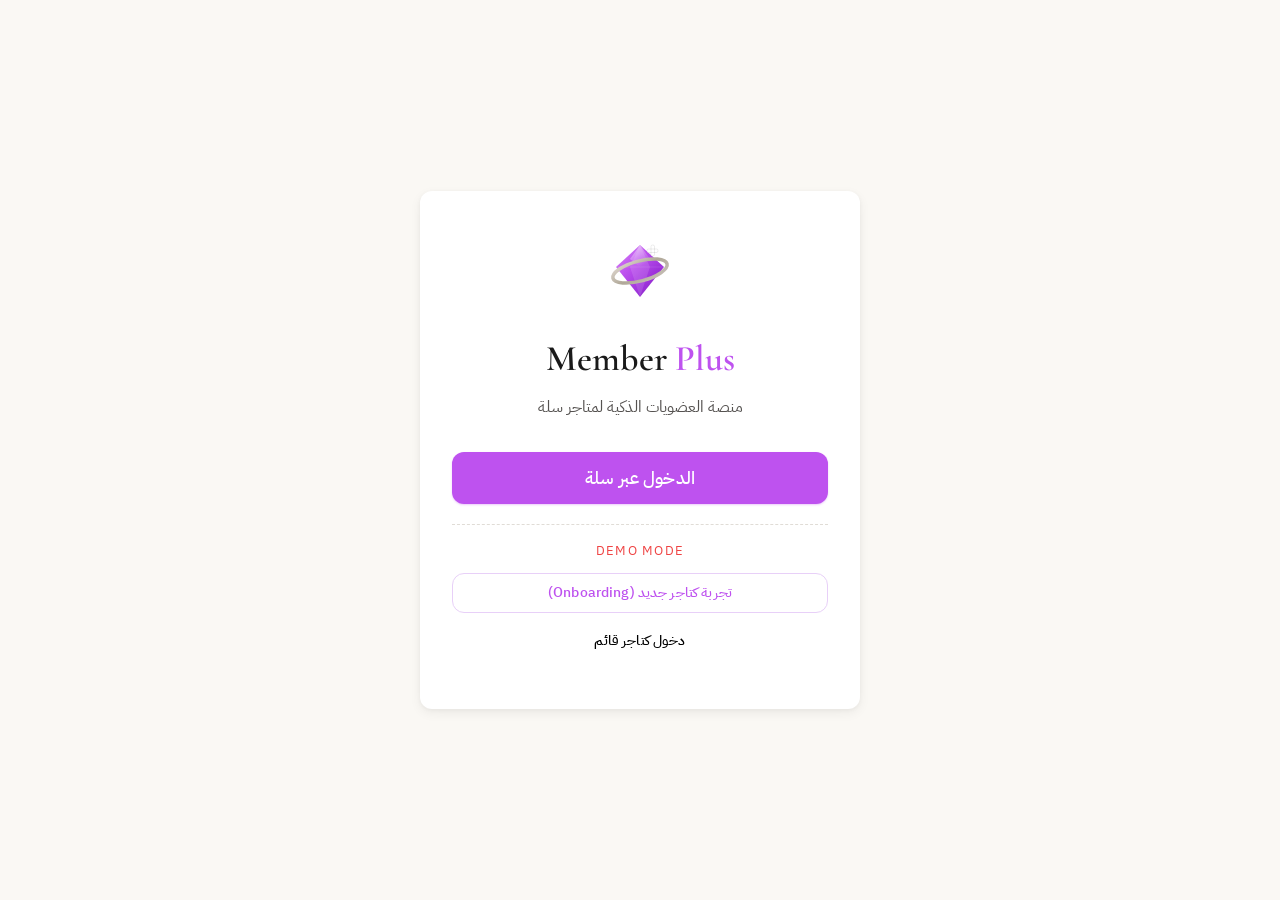
<file: frontend/benefits.html>
<!DOCTYPE html>
<html lang="ar" dir="rtl">
<head>
    <meta charset="UTF-8">
    <meta name="viewport" content="width=device-width, initial-scale=1.0">
    <title>المزايا — Member Plus</title>
    <link rel="stylesheet" href="styles.css">
    <style>
        .benefit-card {
            background: var(--color-surface);
            border: 1px solid var(--color-border);
            border-radius: var(--radius-md);
            padding: var(--space-5);
            margin-bottom: var(--space-4);
            transition: border-color var(--motion-fast);
        }
        .benefit-card--active { border-color: var(--c-purple); }
        .benefit-card__head {
            display: flex; justify-content: space-between; align-items: flex-start;
            margin-bottom: var(--space-3);
        }
        .benefit-card__info { flex: 1; }
        .benefit-card__icon { font-size: 28px; margin-inline-end: var(--space-3); }
        .benefit-card__title {
            font-family: var(--font-display);
            font-size: var(--font-size-lg); font-weight: 600;
            display: flex; align-items: center; gap: var(--space-2);
        }
        .benefit-card__desc {
            font-size: var(--font-size-sm); color: var(--color-text-secondary);
            margin-top: var(--space-1); line-height: 1.6;
        }
        .benefit-card__toggle {
            position: relative; width: 48px; height: 26px;
            background: var(--color-border); border-radius: 13px;
            cursor: pointer; transition: background var(--motion-fast);
            flex-shrink: 0; border: none;
        }
        .benefit-card__toggle::after {
            content: ''; position: absolute; top: 3px; inset-inline-start: 3px;
            width: 20px; height: 20px; background: #fff; border-radius: 50%;
            transition: transform var(--motion-fast);
        }
        .benefit-card__toggle--on { background: var(--c-purple); }
        .benefit-card__toggle--on::after { transform: translateX(-22px); }
        [dir="ltr"] .benefit-card__toggle--on::after { transform: translateX(22px); }

        .benefit-card__state {
            display: inline-flex; align-items: center; gap: var(--space-1);
            font-size: var(--font-size-xs); padding: var(--space-1) var(--space-3);
            border-radius: var(--radius-pill); margin-top: var(--space-2);
        }
        .benefit-card__state--on { background: var(--c-success-50); color: var(--c-success-700); }
        .benefit-card__state--off { background: var(--color-surface-muted); color: var(--color-text-secondary); }

        .benefit-card__cta {
            margin-top: var(--space-4); padding-top: var(--space-3);
            border-top: 1px solid var(--color-border);
        }
        .benefit-card__cta--hidden { display: none; }

        /* Phase 6: inline shipping config */
        .shipping-config {
            margin-top: var(--space-4); padding-top: var(--space-4);
            border-top: 1px solid var(--color-border);
        }
        .shipping-config__title {
            font-size: var(--font-size-sm); font-weight: var(--font-weight-bold);
            margin-bottom: var(--space-3);
        }
        .shipping-method {
            display: flex; align-items: center; gap: var(--space-3);
            padding: var(--space-3); background: var(--color-surface-muted);
            border-radius: var(--radius-md); margin-bottom: var(--space-2);
            cursor: pointer; transition: background var(--motion-fast);
        }
        .shipping-method:hover { background: var(--c-purple-ll); }
        .shipping-method input[type="checkbox"] {
            width: 18px; height: 18px; accent-color: var(--c-purple);
        }
        .shipping-method__name { font-size: var(--font-size-sm); flex: 1; }
        .shipping-method__price { font-size: var(--font-size-xs); color: var(--color-text-secondary); }
        .shipping-status {
            font-size: var(--font-size-xs); color: var(--color-text-secondary);
            margin-top: var(--space-2); padding: var(--space-2);
            background: var(--c-success-50); border-radius: var(--radius-md);
        }
        .shipping-status--empty {
            background: var(--c-warning-50); color: var(--c-warning-700);
        }
        .shipping-status--loading {
            background: var(--color-surface-muted);
        }
        .shipping-status--error {
            background: var(--c-danger-50); color: var(--c-danger-700);
        }

        .benefit-card__tiers {
            display: flex; gap: var(--space-2); margin-top: var(--space-3);
        }
        .tier-pill {
            font-size: var(--font-size-xs); padding: var(--space-1) var(--space-3);
            border-radius: var(--radius-pill); font-weight: var(--font-weight-bold);
            letter-spacing: 0.05em;
        }
        .tier-pill--silver { background: #e8eaf6; color: #303f9f; }
        .tier-pill--gold { background: #fff8e1; color: var(--c-gold); }
    </style>
</head>
<body>
    <div class="app-shell">
        <aside class="sidebar" id="sidebar">
            <div class="sidebar__store">
                <div style="display:flex;align-items:center;gap:var(--space-3);margin-bottom:var(--space-3);">
                    <img src="assets/logo.svg" alt="" style="height:28px">
                    <span style="font-size:var(--font-size-sm);color:rgba(255,255,255,0.7);">Member Plus</span>
                </div>
                <div class="sidebar__store-name" id="store-name">—</div>
                <div class="sidebar__trial" id="trial-line">—</div>
            </div>
            <nav class="sidebar__nav">
                <a class="sidebar__link" href="dashboard.html"><span class="icon">📊</span> لوحة التحكم</a>                <a class="sidebar__link" href="plans.html"><span class="icon">🏷️</span> إعدادات العضوية</a>                <a class="sidebar__link" href="benefits.html" aria-current="page"><span class="icon">✨</span> المزايا</a>                <a class="sidebar__link" href="coupons.html"><span class="icon">🎁</span> الهدية الشهرية</a>                <a class="sidebar__link" href="offers.html"><span class="icon">💎</span> العروض الخاصة</a>                <a class="sidebar__link" href="members.html"><span class="icon">👥</span> الأعضاء</a>                <a class="sidebar__link" href="settings.html"><span class="icon">⚙️</span> الإعدادات</a>
            </nav>
            <div class="sidebar__footer">
                <button class="sidebar__link" id="logout-btn" type="button"><span class="icon">⎋</span> تسجيل خروج</button>
            </div>
        </aside>
        <div class="sidebar__overlay" id="sidebar-overlay"></div>

        <div class="app-main">
            <header class="app-topbar">
                <div style="display:flex;align-items:center;gap:var(--space-3);">
                    <button class="sidebar__toggle" id="sidebar-toggle" type="button">☰</button>
                    <span class="app-topbar__title">المزايا</span>
                </div>
            </header>

            <main class="container">
                <div id="state-loading">
                    <div class="skeleton skeleton--block" style="height:150px;margin-bottom:var(--space-4)"></div>
                    <div class="skeleton skeleton--block" style="height:150px;margin-bottom:var(--space-4)"></div>
                    <div class="skeleton skeleton--block" style="height:150px"></div>
                </div>
                <div id="state-error" hidden>
                    <div class="empty"><div class="empty__icon">⚠️</div><div class="empty__title">تعذّر تحميل المزايا</div><p class="empty__body" id="err-body"></p><button class="btn btn--primary" id="err-retry" type="button">إعادة المحاولة</button></div>
                </div>
                <div id="state-empty" hidden>
                    <div class="empty"><div class="empty__icon">✨</div><div class="empty__title">أكمل إعداد العضوية أولاً</div><p class="empty__body">يجب إعداد الباقات قبل تفعيل المزايا.</p><a class="btn btn--primary" href="wizard.html">إكمال الإعداد</a></div>
                </div>
                <div id="state-data" hidden>
                    <p style="color:var(--color-text-secondary);font-size:var(--font-size-sm);margin-bottom:var(--space-5);">
                        تحكّم في المزايا التي يحصل عليها أعضاء برنامجك. كل ميزة يمكن تفعيلها أو تعطيلها بشكل مستقل.
                    </p>
                    <div id="benefits-list"></div>
                </div>
            </main>
        </div>
    </div>

    <script src="app.js"></script>
    <script>
        MP.requireAuth();

        document.getElementById('sidebar-toggle').addEventListener('click', () => document.getElementById('sidebar').classList.toggle('is-open'));
        document.getElementById('sidebar-overlay').addEventListener('click', () => document.getElementById('sidebar').classList.remove('is-open'));
        document.getElementById('logout-btn').addEventListener('click', MP.logout);
        document.getElementById('err-retry').addEventListener('click', load);
        document.querySelectorAll('.sidebar__nav a').forEach(a => {
            a.addEventListener('click', (e) => {
                const t = MP.getToken();
                if (t && !a.href.includes('token=')) { e.preventDefault(); window.location.href = a.href + (a.href.includes('?') ? '&' : '?') + 'token=' + t; }
            });
        });

        function show(w) { ['state-loading','state-error','state-empty','state-data'].forEach(id => { document.getElementById(id).hidden = id !== w; }); }

        // Benefit definitions
        const BENEFITS = [
            {
                id: 'auto_discount',
                icon: '🏷️',
                title: 'الخصم التلقائي',
                desc: 'يُطبَّق تلقائياً عند الدفع لجميع الأعضاء. لا يحتاج أي إجراء من العميل.',
                type: 'automatic',
                tiers: ['silver', 'gold'],
                alwaysOn: true,
                ctaLabel: null,
                ctaPage: null,
            },
            {
                id: 'member_price',
                icon: '💎',
                title: 'سعر الأعضاء',
                desc: 'سعر خاص على منتجات محددة يظهر فقط للأعضاء. يُدار من داخل سلة مباشرة.',
                type: 'automatic',
                tiers: ['silver', 'gold'],
                alwaysOn: true,
                ctaLabel: null,
                ctaPage: null,
            },
            {
                id: 'free_shipping',
                icon: '🚚',
                title: 'الشحن المجاني',
                desc: 'كوبون شحن مجاني شهري بعدد محدود من الاستخدامات. يُدخله العميل يدوياً عند الدفع.',
                type: 'quota',
                tiers: ['silver', 'gold'],
                alwaysOn: false,
                inline: true, // Phase 6: config stays inside this card
                ctaLabel: null,
                ctaPage: null,
            },
            {
                id: 'monthly_gift',
                icon: '🎁',
                title: 'الهدية الشهرية',
                desc: 'كوبون حصري شهري بقيمة أو نسبة خصم. استخدام واحد فقط — لا يُرحَّل للشهر التالي.',
                type: 'quota',
                tiers: ['gold'],
                alwaysOn: false,
                ctaLabel: 'إدارة الهدية الشهرية',
                ctaPage: 'coupons.html',
            },
            {
                id: 'early_access',
                icon: '⚡',
                title: 'الوصول المبكر',
                desc: 'منتجات مخفية عن الزوار العاديين تظهر فقط لأعضاء الباقة الذهبية قبل إطلاقها للجميع.',
                type: 'automatic',
                tiers: ['gold'],
                alwaysOn: false,
                ctaLabel: null,
                ctaPage: null,
            },
            {
                id: 'badge',
                icon: '⭐',
                title: 'شارة العضوية',
                desc: 'شارة مرئية في المتجر تعرّف العميل كعضو. الضغط عليها يفتح لوحة سريعة بالرموز والوفرات.',
                type: 'automatic',
                tiers: ['silver', 'gold'],
                alwaysOn: true,
                ctaLabel: null,
                ctaPage: null,
            },
        ];

        // Track toggle states
        const toggleState = {};
        BENEFITS.forEach(b => { toggleState[b.id] = b.alwaysOn ? true : true; });

        async function load() {
            show('state-loading');
            try {
                const ov = await MP.api('/api/v1/merchant/overview');
                document.getElementById('store-name').textContent = ov.store_name || '—';
                if (ov.status === 'trial' && ov.trial_ends_at) {
                    const days = Math.max(0, Math.ceil((new Date(ov.trial_ends_at) - new Date()) / 86400000));
                    document.getElementById('trial-line').textContent = days + ' يوم تجربة متبقي';
                } else {
                    document.getElementById('trial-line').textContent = ov.status === 'active' ? 'نشط' : ov.status;
                }
                if (!ov.setup_completed) { show('state-empty'); return; }
                renderBenefits();
                show('state-data');
            } catch (err) {
                document.getElementById('err-body').textContent = MP.errorMessage(err, 'ar');
                show('state-error');
            }
        }

        // Default configured values (read-only until Edit is clicked)
        let shippingQuota = { silver: 2, gold: 4 };

        function renderShippingInline() {
            return `
                <div class="shipping-config">
                    <div style="display:flex;justify-content:space-between;align-items:center;margin-bottom:var(--space-3);">
                        <div class="shipping-config__title" style="margin:0;">عدد مرات الشحن المجاني شهرياً</div>
                        <button class="btn btn--ghost" id="edit-shipping" type="button" style="padding:var(--space-1) var(--space-3);font-size:var(--font-size-sm);">✏️ تعديل</button>
                    </div>
                    <div style="display:grid;grid-template-columns:1fr 1fr;gap:var(--space-3);">
                        <div class="shipping-method" style="flex-direction:column;align-items:stretch;cursor:default;">
                            <div style="display:flex;align-items:center;gap:var(--space-2);margin-bottom:var(--space-2);">
                                <span class="tier-pill tier-pill--silver">SILVER</span>
                            </div>
                            <input type="number" class="input" min="0" value="${shippingQuota.silver}" data-tier="silver" disabled
                                   style="text-align:center;font-size:var(--font-size-lg);font-weight:var(--font-weight-bold);">
                            <div style="font-size:var(--font-size-xs);color:var(--color-text-secondary);margin-top:var(--space-1);text-align:center;">مرات / شهر</div>
                        </div>
                        <div class="shipping-method" style="flex-direction:column;align-items:stretch;cursor:default;">
                            <div style="display:flex;align-items:center;gap:var(--space-2);margin-bottom:var(--space-2);">
                                <span class="tier-pill tier-pill--gold">GOLD</span>
                            </div>
                            <input type="number" class="input" min="0" value="${shippingQuota.gold}" data-tier="gold" disabled
                                   style="text-align:center;font-size:var(--font-size-lg);font-weight:var(--font-weight-bold);">
                            <div style="font-size:var(--font-size-xs);color:var(--color-text-secondary);margin-top:var(--space-1);text-align:center;">مرات / شهر</div>
                        </div>
                    </div>
                    <button class="btn btn--primary" id="save-shipping" type="button" hidden style="margin-top:var(--space-3);width:100%;">حفظ</button>
                </div>`;
        }

        function renderBenefits() {
            const container = document.getElementById('benefits-list');
            container.innerHTML = BENEFITS.map(b => {
                const isOn = toggleState[b.id];
                const isLocked = b.alwaysOn;
                return `
                    <div class="benefit-card ${isOn ? 'benefit-card--active' : ''}">
                        <div class="benefit-card__head">
                            <div style="display:flex;align-items:flex-start;">
                                <span class="benefit-card__icon">${b.icon}</span>
                                <div class="benefit-card__info">
                                    <div class="benefit-card__title">
                                        ${b.title}
                                        ${isLocked ? '<span style="font-size:var(--font-size-xs);color:var(--color-text-secondary);font-weight:400;">تلقائي</span>' : ''}
                                    </div>
                                    <div class="benefit-card__desc">${b.desc}</div>
                                </div>
                            </div>
                            ${isLocked
                                ? '<span class="benefit-card__state benefit-card__state--on">مفعّل دائماً</span>'
                                : `<button class="benefit-card__toggle ${isOn ? 'benefit-card__toggle--on' : ''}"
                                          data-benefit="${b.id}" type="button"
                                          aria-label="${isOn ? 'تعطيل' : 'تفعيل'} ${b.title}"></button>`
                            }
                        </div>
                        <div class="benefit-card__tiers">
                            ${b.tiers.includes('silver') ? '<span class="tier-pill tier-pill--silver">SILVER</span>' : ''}
                            ${b.tiers.includes('gold') ? '<span class="tier-pill tier-pill--gold">GOLD</span>' : ''}
                        </div>
                        ${b.inline && isOn ? renderShippingInline() : ''}
                        ${b.ctaLabel && isOn ? `
                            <div class="benefit-card__cta">
                                <a class="btn btn--ghost" href="${b.ctaPage || '#'}" style="font-size:var(--font-size-sm);">${b.ctaLabel} →</a>
                            </div>
                        ` : ''}
                        ${b.ctaLabel && !isOn ? `
                            <div class="benefit-card__cta">
                                <span style="font-size:var(--font-size-xs);color:var(--color-text-secondary);">فعّل الميزة للوصول إلى الإعدادات</span>
                            </div>
                        ` : ''}
                        ${b.inline && !isOn ? `
                            <div class="benefit-card__cta">
                                <span style="font-size:var(--font-size-xs);color:var(--color-text-secondary);">فعّل الميزة لاختيار طرق الشحن</span>
                            </div>
                        ` : ''}
                        <div class="benefit-card__state ${isOn ? 'benefit-card__state--on' : 'benefit-card__state--off'}" style="margin-top:var(--space-3);">
                            ${isOn ? '✓ مفعّلة' : '✗ معطّلة'}
                            ${b.type === 'quota' ? ' · يُعاد التعيين شهرياً' : ''}
                        </div>
                    </div>`;
            }).join('');

            // Bind toggle clicks
            container.querySelectorAll('.benefit-card__toggle').forEach(btn => {
                btn.addEventListener('click', () => {
                    const id = btn.dataset.benefit;
                    toggleState[id] = !toggleState[id];
                    renderBenefits();
                    MP.toast(toggleState[id] ? 'تم تفعيل الميزة' : 'تم تعطيل الميزة', 'success');
                });
            });

            // Shipping: edit icon enables fields, save only appears when values change
            const editShipBtn = container.querySelector('#edit-shipping');
            const saveShipBtn = container.querySelector('#save-shipping');
            if (editShipBtn && saveShipBtn) {
                let originalValues = { silver: shippingQuota.silver, gold: shippingQuota.gold };

                editShipBtn.addEventListener('click', () => {
                    container.querySelectorAll('[data-tier]').forEach(input => { input.disabled = false; });
                    originalValues = { silver: shippingQuota.silver, gold: shippingQuota.gold };
                    editShipBtn.hidden = true;
                });

                // Save appears ONLY when values actually change
                container.querySelectorAll('[data-tier]').forEach(input => {
                    input.addEventListener('input', () => {
                        const current = {
                            silver: Number(container.querySelector('[data-tier="silver"]').value) || 0,
                            gold: Number(container.querySelector('[data-tier="gold"]').value) || 0,
                        };
                        const changed = current.silver !== originalValues.silver || current.gold !== originalValues.gold;
                        saveShipBtn.hidden = !changed;
                    });
                });

                saveShipBtn.addEventListener('click', () => {
                    container.querySelectorAll('[data-tier]').forEach(input => {
                        shippingQuota[input.dataset.tier] = Math.max(0, Number(input.value) || 0);
                        input.disabled = true;
                    });
                    MP.toast(`تم الحفظ — الفضية: ${shippingQuota.silver} مرات · الذهبية: ${shippingQuota.gold} مرات`, 'success');
                    saveShipBtn.hidden = true;
                    editShipBtn.hidden = false;
                });
            }
        }

        load();
    </script>
</body>
</html>
</file>
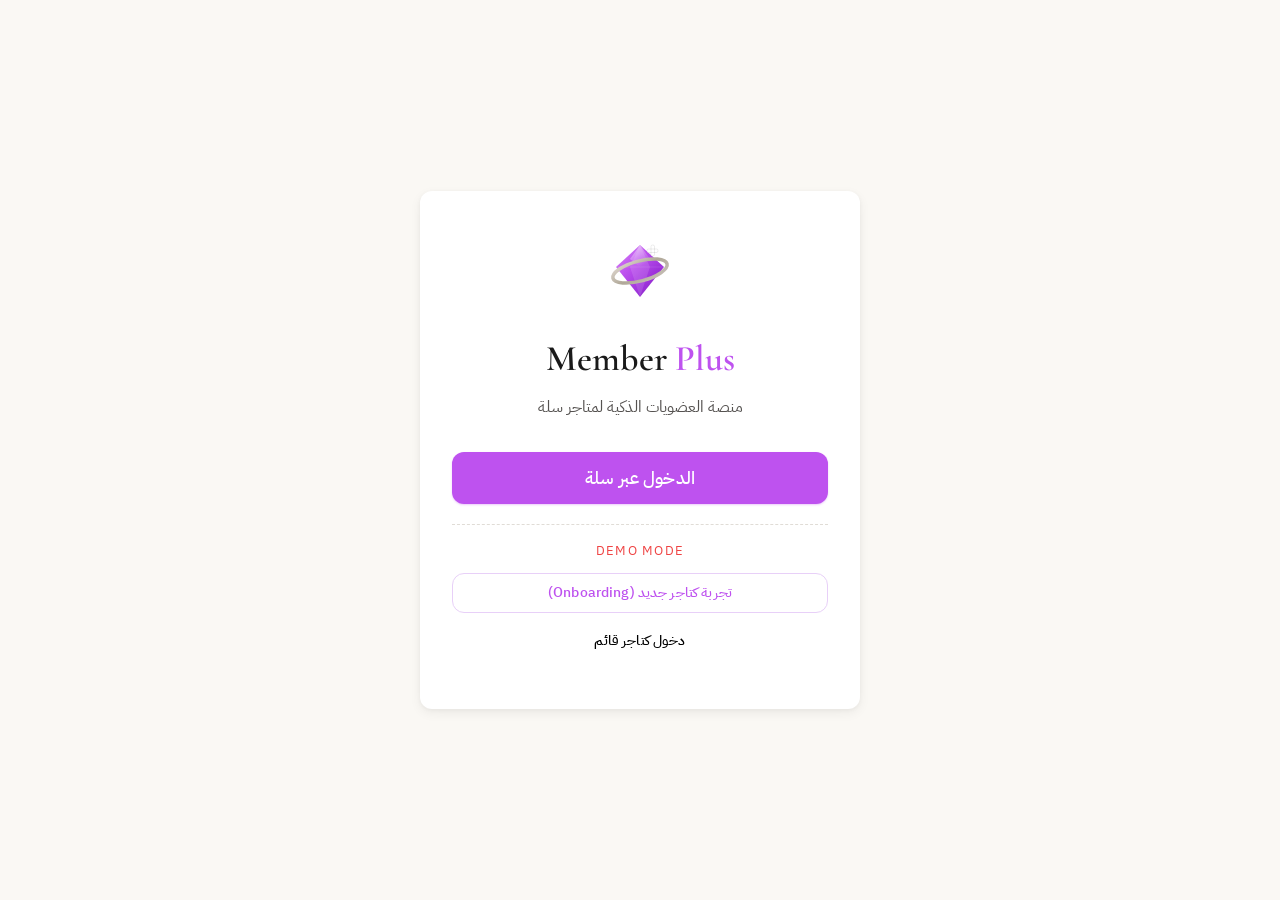
<file: frontend/coupons.html>
<!DOCTYPE html>
<html lang="ar" dir="rtl">
<head>
    <meta charset="UTF-8">
    <meta name="viewport" content="width=device-width, initial-scale=1.0">
    <title>الهدية الشهرية — Member Plus</title>
    <link rel="stylesheet" href="styles.css">
    <style>
        .coupon-tabs { display: flex; gap: var(--space-2); margin-bottom: var(--space-5); border-bottom: 1px solid var(--color-border); padding-bottom: var(--space-3); }
        .coupon-tab { background: transparent; border: none; font: inherit; font-size: var(--font-size-sm); color: var(--color-text-secondary); cursor: pointer; padding: var(--space-2) var(--space-4); border-radius: var(--radius-md); }
        .coupon-tab--active { background: var(--c-purple-ll); color: var(--c-purple); font-weight: var(--font-weight-bold); }

        .coupon-form { background: var(--color-surface); border: 1px solid var(--color-border); border-radius: var(--radius-md); padding: var(--space-5); margin-bottom: var(--space-5); }
        .coupon-form__title { font-family: var(--font-display); font-size: var(--font-size-lg); font-weight: 600; margin-bottom: var(--space-4); }

        .coupon-list-item { background: var(--color-surface); border: 1px solid var(--color-border); border-radius: var(--radius-md); padding: var(--space-4); margin-bottom: var(--space-3); display: flex; align-items: center; gap: var(--space-4); }
        .coupon-list-item__icon { font-size: 28px; }
        .coupon-list-item__body { flex: 1; }
        .coupon-list-item__name { font-weight: var(--font-weight-bold); margin-bottom: var(--space-1); }
        .coupon-list-item__meta { font-size: var(--font-size-xs); color: var(--color-text-secondary); }
        .coupon-list-item__code { font-family: monospace; font-size: var(--font-size-sm); color: var(--c-purple); background: var(--c-purple-ll); padding: var(--space-1) var(--space-3); border-radius: var(--radius-md); }

        .coupon-status { display: inline-block; font-size: var(--font-size-xs); padding: var(--space-1) var(--space-3); border-radius: var(--radius-pill); font-weight: var(--font-weight-bold); }
        .coupon-status--active { background: var(--c-success-50); color: var(--c-success-700); }
        .coupon-status--draft { background: var(--c-warning-50); color: var(--c-gold); }
        .coupon-status--expired { background: var(--color-surface-muted); color: var(--color-text-secondary); }
        .coupon-status--used { background: var(--c-purple-ll); color: var(--c-purple); }

        .blocked-state { background: var(--c-warning-50); border: 1px solid var(--c-gold); border-radius: var(--radius-md); padding: var(--space-5); text-align: center; }
        .blocked-state__title { font-weight: var(--font-weight-bold); margin-bottom: var(--space-2); }
        .blocked-state__desc { font-size: var(--font-size-sm); color: var(--color-text-secondary); margin-bottom: var(--space-4); }
    </style>
</head>
<body>
    <div class="app-shell">
        <aside class="sidebar" id="sidebar">
            <div class="sidebar__store">
                <div style="display:flex;align-items:center;gap:var(--space-3);margin-bottom:var(--space-3);">
                    <img src="assets/logo.svg" alt="" style="height:28px">
                    <span style="font-size:var(--font-size-sm);color:rgba(255,255,255,0.7);">Member Plus</span>
                </div>
                <div class="sidebar__store-name" id="store-name">—</div>
                <div class="sidebar__trial" id="trial-line">—</div>
            </div>
            <nav class="sidebar__nav">
            </nav>
            <div class="sidebar__footer">
                <button class="sidebar__link" id="logout-btn" type="button"><span class="icon">⎋</span> تسجيل خروج</button>
            </div>
        </aside>
        <div class="sidebar__overlay" id="sidebar-overlay"></div>

        <div class="app-main">
            <header class="app-topbar">
                <div style="display:flex;align-items:center;gap:var(--space-3);">
                    <button class="sidebar__toggle" id="sidebar-toggle" type="button">☰</button>
                    <span class="app-topbar__title">الهدية الشهرية</span>
                </div>
                <button class="btn btn--primary" id="create-btn" type="button" style="font-size:var(--font-size-sm);">+ إنشاء كوبون</button>
            </header>

            <main class="container">
                <div id="state-loading"><div class="skeleton skeleton--block" style="height:60px;margin-bottom:var(--space-3)"></div><div class="skeleton skeleton--block" style="height:80px;margin-bottom:var(--space-3)"></div><div class="skeleton skeleton--block" style="height:80px"></div></div>
                <div id="state-error" hidden><div class="empty"><div class="empty__icon">⚠️</div><div class="empty__title">تعذّر تحميل الهدايا الشهرية</div><p class="empty__body" id="err-body"></p><button class="btn btn--primary" id="err-retry" type="button">إعادة المحاولة</button></div></div>

                <!-- Blocked state: benefit is OFF -->
                <div id="state-blocked" hidden>
                    <div class="blocked-state">
                        <div class="blocked-state__title">🎁 ميزة الهدية الشهرية معطّلة</div>
                        <div class="blocked-state__desc">فعّل ميزة "الهدية الشهرية" من صفحة المزايا لإنشاء كوبونات جديدة.</div>
                    </div>
                    <!-- History still visible when blocked -->
                    <h3 style="margin-top:var(--space-6);margin-bottom:var(--space-3);font-family:var(--font-display);">سجل الهدايا السابقة</h3>
                    <div id="blocked-history"></div>
                </div>

                <div id="state-empty" hidden><div class="empty"><div class="empty__icon">🎁</div><div class="empty__title">لا توجد كوبونات بعد</div><p class="empty__body">أنشئ أول كوبون هدية لأعضائك — سيظهر هنا فور إنشائه.</p></div></div>

                <div id="state-data" hidden>
                    <!-- Create form (hidden by default, shown when + button clicked) -->
                    <div id="create-form" hidden>
                        <div class="coupon-form">
                            <div class="coupon-form__title">إنشاء كوبون جديد</div>
                            <div class="row">
                                <div class="field"><label>نوع الكوبون</label>
                                    <select class="input" id="coupon-type">
                                        <option value="pct_all">نسبة خصم على الكل</option>
                                        <option value="pct_category">نسبة خصم على فئة</option>
                                        <option value="fixed">قيمة ثابتة</option>
                                    </select>
                                </div>
                                <div class="field"><label>القيمة</label><input class="input" type="number" id="coupon-value" min="1" placeholder="25"></div>
                            </div>
                            <div class="row">
                                <div class="field"><label>الوصف (عربي)</label><input class="input" id="coupon-desc-ar" placeholder="خصم 25% على الإكسسوارات"></div>
                                <div class="field"><label>Description (EN)</label><input class="input" id="coupon-desc-en" placeholder="25% off accessories"></div>
                            </div>
                            <div style="display:flex;gap:var(--space-3);margin-top:var(--space-4);">
                                <button class="btn btn--primary" id="save-coupon" type="button">حفظ كمسودة</button>
                                <button class="btn btn--secondary" id="schedule-coupon" type="button">جدولة للشهر القادم</button>
                                <button class="btn btn--ghost" id="cancel-create" type="button">إلغاء</button>
                            </div>
                        </div>
                    </div>

                    <!-- Tabs -->
                    <div class="coupon-tabs">
                        <button class="coupon-tab coupon-tab--active" data-tab="active">الشهر الحالي</button>
                        <button class="coupon-tab" data-tab="scheduled">المجدولة</button>
                        <button class="coupon-tab" data-tab="history">السجل</button>
                    </div>

                    <div id="coupon-list"></div>
                </div>
            </main>
        </div>
    </div>

    <script src="app.js"></script>
    <script>
        MP.requireAuth();
        let currentTab = 'active';

        document.getElementById('sidebar-toggle').addEventListener('click', () => document.getElementById('sidebar').classList.toggle('is-open'));
        document.getElementById('sidebar-overlay').addEventListener('click', () => document.getElementById('sidebar').classList.remove('is-open'));
        document.getElementById('logout-btn').addEventListener('click', MP.logout);
        document.getElementById('err-retry').addEventListener('click', load);

        document.querySelectorAll('.sidebar__nav a').forEach(a => {
            a.addEventListener('click', (e) => {
                const t = MP.getToken();
                if (t && !a.href.includes('token=')) { e.preventDefault(); window.location.href = a.href + (a.href.includes('?') ? '&' : '?') + 'token=' + t; }
            });
        });

        // Create form toggle
        document.getElementById('create-btn').addEventListener('click', () => {
            document.getElementById('create-form').hidden = !document.getElementById('create-form').hidden;
        });
        document.getElementById('cancel-create').addEventListener('click', () => {
            document.getElementById('create-form').hidden = true;
        });
        document.getElementById('save-coupon').addEventListener('click', () => {
            MP.toast('تم حفظ الكوبون كمسودة', 'success');
            document.getElementById('create-form').hidden = true;
        });
        document.getElementById('schedule-coupon').addEventListener('click', () => {
            MP.toast('تم جدولة الكوبون للشهر القادم', 'success');
            document.getElementById('create-form').hidden = true;
        });

        // Tabs
        document.querySelectorAll('.coupon-tab').forEach(tab => {
            tab.addEventListener('click', () => {
                document.querySelectorAll('.coupon-tab').forEach(t => t.classList.remove('coupon-tab--active'));
                tab.classList.add('coupon-tab--active');
                currentTab = tab.dataset.tab;
                renderCoupons();
            });
        });

        function show(w) { ['state-loading','state-error','state-blocked','state-empty','state-data'].forEach(id => { document.getElementById(id).hidden = id !== w; }); }

        // Month names in Arabic
        const MONTHS_AR = {
            '01':'يناير','02':'فبراير','03':'مارس','04':'أبريل','05':'مايو','06':'يونيو',
            '07':'يوليو','08':'أغسطس','09':'سبتمبر','10':'أكتوبر','11':'نوفمبر','12':'ديسمبر',
        };
        function monthLabel(m) {
            const parts = m.split('-');
            return MONTHS_AR[parts[1]] + ' ' + parts[0];
        }

        // Mock data — each gift is tied to a specific month with redemption stats
        const mockCoupons = [
            {id: 'c1', month: '2026-04', desc_ar: 'خصم 25% على جميع المنتجات', type: 'pct_all', value: 25, status: 'active', expires: '2026-04-30', total_eligible: 22, total_used: 8},
            {id: 'c2', month: '2026-05', desc_ar: 'خصم 50 ر.س على الطلبات فوق 200 ر.س', type: 'fixed', value: 50, status: 'scheduled', expires: '2026-05-31', total_eligible: 22, total_used: 0},
            {id: 'c3', month: '2026-03', desc_ar: 'خصم 15% على الإكسسوارات', type: 'pct_category', value: 15, status: 'expired', expires: '2026-03-31', total_eligible: 18, total_used: 12},
            {id: 'c4', month: '2026-02', desc_ar: 'خصم 20% على الكل', type: 'pct_all', value: 20, status: 'expired', expires: '2026-02-28', total_eligible: 15, total_used: 9},
        ];

        async function load() {
            show('state-loading');
            try {
                const ov = await MP.api('/api/v1/merchant/overview');
                document.getElementById('store-name').textContent = ov.store_name || '—';
                if (ov.status === 'trial' && ov.trial_ends_at) {
                    const days = Math.max(0, Math.ceil((new Date(ov.trial_ends_at) - new Date()) / 86400000));
                    document.getElementById('trial-line').textContent = days + ' يوم تجربة متبقي';
                } else {
                    document.getElementById('trial-line').textContent = ov.status === 'active' ? 'نشط' : ov.status;
                }

                // TODO: Check if benefit is enabled. For now, show data.
                renderCoupons();
                show('state-data');
            } catch (err) {
                document.getElementById('err-body').textContent = MP.errorMessage(err, 'ar');
                show('state-error');
            }
        }

        function renderCoupons() {
            let filtered = mockCoupons;
            if (currentTab === 'active') filtered = mockCoupons.filter(c => c.status === 'active');
            else if (currentTab === 'scheduled') filtered = mockCoupons.filter(c => c.status === 'scheduled');
            else filtered = mockCoupons; // history = all

            const container = document.getElementById('coupon-list');
            if (filtered.length === 0) {
                container.innerHTML = '<div class="empty" style="padding:var(--space-6);"><div class="empty__icon">🎁</div><div class="empty__title">لا توجد كوبونات في هذا القسم</div></div>';
                return;
            }

            const statusLabels = {active: 'نشط', scheduled: 'مجدول', used: 'مستخدم', expired: 'منتهي', draft: 'مسودة'};
            const statusClasses = {active: 'coupon-status--active', scheduled: 'coupon-status--draft', used: 'coupon-status--used', expired: 'coupon-status--expired', draft: 'coupon-status--draft'};

            container.innerHTML = filtered.map(c => {
                const usagePct = c.total_eligible > 0 ? Math.round((c.total_used / c.total_eligible) * 100) : 0;
                return `
                <div class="coupon-list-item" style="flex-wrap:wrap;">
                    <div style="display:flex;align-items:center;gap:var(--space-3);width:100%;margin-bottom:var(--space-3);">
                        <div class="coupon-list-item__icon">🎁</div>
                        <div style="flex:1;">
                            <div style="font-family:var(--font-display);font-size:var(--font-size-lg);font-weight:600;">هدية ${monthLabel(c.month)}</div>
                            <div class="coupon-list-item__meta">${c.desc_ar}</div>
                        </div>
                        <span class="coupon-status ${statusClasses[c.status] || ''}">${statusLabels[c.status] || c.status}</span>
                    </div>
                    <div style="width:100%;display:flex;gap:var(--space-4);flex-wrap:wrap;">
                        <div style="background:var(--color-surface-muted);padding:var(--space-3);border-radius:var(--radius-md);flex:1;min-width:120px;">
                            <div style="font-size:var(--font-size-xs);color:var(--color-text-secondary);">الاستخدام</div>
                            <div style="font-weight:var(--font-weight-bold);font-size:var(--font-size-lg);color:var(--c-purple);">${c.total_used} <span style="font-size:var(--font-size-sm);color:var(--color-text-secondary);font-weight:400;">من ${c.total_eligible}</span></div>
                            <div style="height:4px;background:var(--color-border);border-radius:2px;margin-top:var(--space-1);"><div style="height:100%;width:${usagePct}%;background:var(--c-purple);border-radius:2px;"></div></div>
                        </div>
                        <div style="background:var(--color-surface-muted);padding:var(--space-3);border-radius:var(--radius-md);flex:1;min-width:120px;">
                            <div style="font-size:var(--font-size-xs);color:var(--color-text-secondary);">نسبة الاسترداد</div>
                            <div style="font-weight:var(--font-weight-bold);font-size:var(--font-size-lg);">${usagePct}%</div>
                        </div>
                        <div style="background:var(--color-surface-muted);padding:var(--space-3);border-radius:var(--radius-md);flex:1;min-width:120px;">
                            <div style="font-size:var(--font-size-xs);color:var(--color-text-secondary);">ينتهي</div>
                            <div style="font-weight:var(--font-weight-bold);">${c.expires}</div>
                        </div>
                    </div>
                </div>`;
            }).join('');
        }

        load();
    </script>
</body>
</html>
</file>
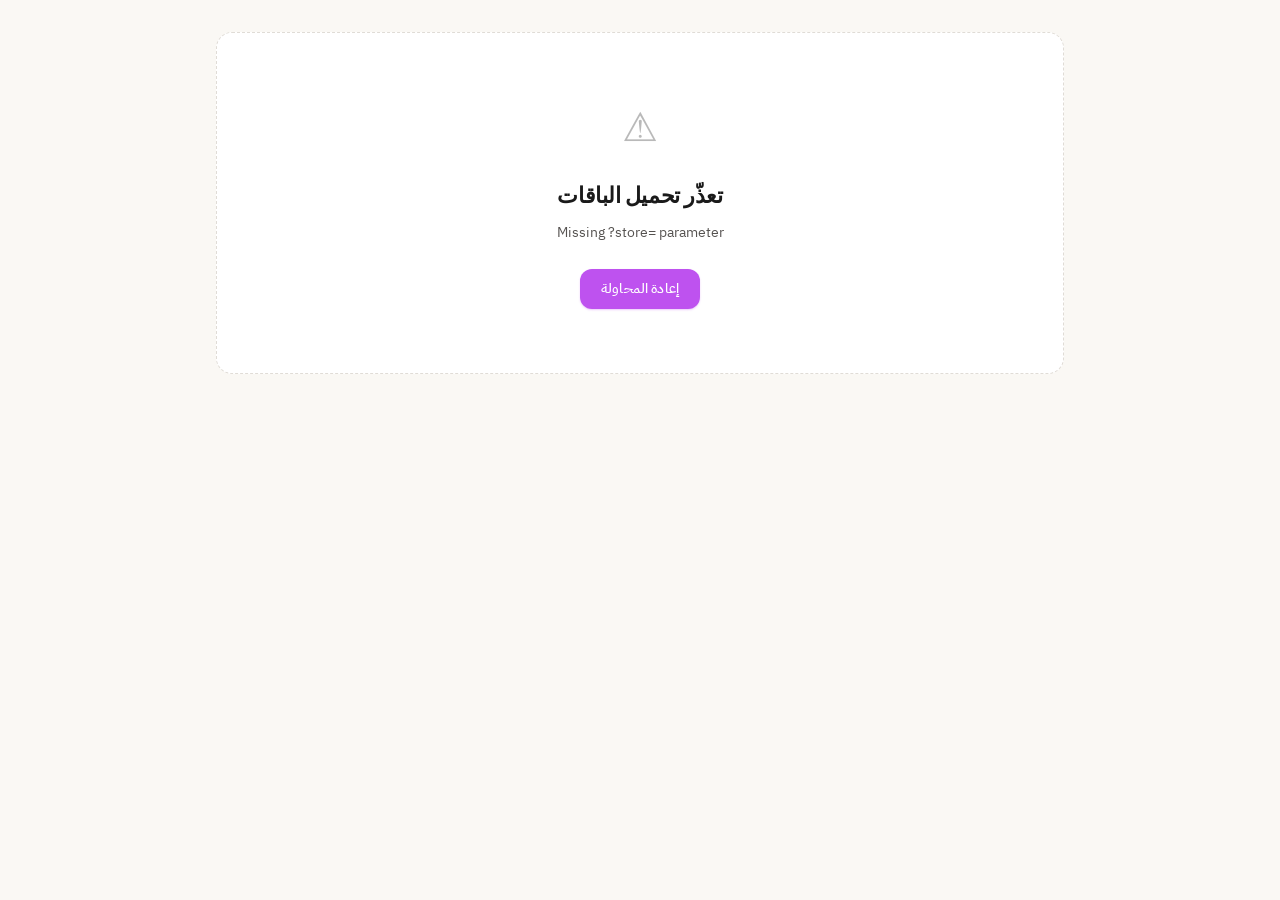
<file: frontend/customer.html>
<!DOCTYPE html>
<html lang="ar" dir="rtl">
<head>
    <meta charset="UTF-8">
    <meta name="viewport" content="width=device-width, initial-scale=1.0">
    <title>العضوية — Member Plus</title>
    <link rel="stylesheet" href="styles.css">
    <style>
        body { background: var(--c-neutral-50); }
        .plans-shell { max-width: 880px; margin: 0 auto; padding: var(--space-8) var(--space-4); }
        .plans-header { text-align: center; margin-bottom: var(--space-8); }
        .plans-header img { height: 48px; margin-bottom: var(--space-3); }
        .plans-header h1 {
            font-family: var(--font-display);
            font-size: var(--font-size-3xl);
            font-weight: 600;
            margin-bottom: var(--space-2);
        }
        .plans-header p { color: var(--color-text-secondary); font-size: var(--font-size-md); }

        /* ROI Calculator — PRD §9.2 */
        .roi-calc {
            background: var(--color-surface);
            border: 1px solid var(--color-border);
            border-radius: var(--radius-md);
            padding: var(--space-5);
            margin-bottom: var(--space-6);
        }
        .roi-calc h2 { font-family: var(--font-display); font-size: var(--font-size-xl); margin-bottom: var(--space-3); }
        .roi-result {
            font-family: var(--font-display);
            font-size: var(--font-size-2xl);
            font-weight: 700;
            color: var(--c-purple);
            margin-top: var(--space-3);
        }

        /* Tier cards — PRD §9.2: Silver and Gold side by side. Gold highlighted. */
        .tier-row { display: grid; grid-template-columns: 1fr 1fr; gap: var(--space-5); margin-bottom: var(--space-6); }
        @media (max-width: 600px) { .tier-row { grid-template-columns: 1fr; } }

        .tier-card {
            background: var(--color-surface);
            border: 2px solid var(--color-border);
            border-radius: var(--radius-md);
            padding: var(--space-6);
            position: relative;
        }
        .tier-card--gold {
            background: var(--c-near-black);
            color: var(--color-text-inverse);
            border-color: var(--c-gold);
        }
        .tier-card--gold .tier-card__price { color: var(--c-gold); }
        .tier-card--gold .tier-card__label { color: var(--c-gold); }
        .tier-card--gold .tier-card__benefit { color: rgba(255,255,255,0.85); }

        .tier-card__badge {
            position: absolute; top: calc(-1 * var(--space-3)); inset-inline-end: var(--space-4);
            background: var(--c-gold); color: var(--c-near-black);
            font-size: var(--font-size-xs); font-weight: var(--font-weight-bold);
            padding: var(--space-1) var(--space-3); border-radius: var(--radius-pill);
            text-transform: uppercase; letter-spacing: 0.1em;
        }
        .tier-card__label {
            font-size: var(--font-size-xs); text-transform: uppercase;
            letter-spacing: 0.12em; font-weight: var(--font-weight-bold);
            color: var(--c-silver); margin-bottom: var(--space-2);
        }
        .tier-card__name {
            font-family: var(--font-display);
            font-size: var(--font-size-xl); font-weight: 600;
            margin-bottom: var(--space-3);
        }
        .tier-card__price {
            font-family: var(--font-display);
            font-size: var(--font-size-3xl); font-weight: 700;
            color: var(--c-purple); margin-bottom: var(--space-1);
        }
        .tier-card__price small { font-size: var(--font-size-sm); font-weight: 400; opacity: 0.7; }
        .tier-card__benefits { list-style: none; margin: var(--space-4) 0; }
        .tier-card__benefit {
            padding: var(--space-2) 0;
            font-size: var(--font-size-sm);
            display: flex; align-items: center; gap: var(--space-2);
        }
        /* PRD §42.5: Diamond markers, not checkmarks */
        .tier-card__benefit::before {
            content: '◆'; color: var(--c-purple); font-size: 10px; flex-shrink: 0;
        }
        .tier-card--gold .tier-card__benefit::before { color: var(--c-gold); }

        /* Trust row — PRD §9.2 */
        .trust-row {
            text-align: center; color: var(--color-text-secondary);
            font-size: var(--font-size-xs); padding: var(--space-4) 0;
            border-top: 1px solid var(--color-border);
        }

        /* Coming soon / already member states */
        .state-card { max-width: 500px; margin: var(--space-10) auto; text-align: center; }
    </style>
</head>
<body>
    <main class="plans-shell">
        <!-- LOADING -->
        <div id="state-loading">
            <div class="plans-header"><div class="skeleton skeleton--block" style="height:80px;max-width:300px;margin:0 auto"></div></div>
            <div class="tier-row"><div class="skeleton skeleton--block" style="height:350px"></div><div class="skeleton skeleton--block" style="height:350px"></div></div>
        </div>

        <!-- ERROR -->
        <div id="state-error" hidden>
            <div class="empty"><div class="empty__icon">⚠️</div><div class="empty__title">تعذّر تحميل الباقات</div><p class="empty__body" id="err-body"></p><button class="btn btn--primary" id="err-retry" type="button">إعادة المحاولة</button></div>
        </div>

        <!-- COMING SOON — PRD §9.2 state 3 -->
        <div id="state-coming-soon" hidden>
            <div class="plans-header">
                <img src="assets/logo.svg" alt="Member Plus">
                <h1 id="cs-store-name"></h1>
                <p>برنامج العضوية قيد الإعداد — سجّل اهتمامك لتُبلَّغ فور الإطلاق.</p>
            </div>
            <div class="state-card">
                <button class="btn btn--primary btn--block" id="interest-btn" type="button" style="font-size:var(--font-size-lg);padding:var(--space-4);">
                    أنا مهتم
                </button>
                <p id="interest-msg" style="margin-top:var(--space-3);color:var(--color-text-secondary);font-size:var(--font-size-sm);display:none;"></p>
            </div>
        </div>

        <!-- ALREADY MEMBER — PRD §9.2 state 1 -->
        <div id="state-already" hidden>
            <div class="plans-header">
                <img src="assets/logo.svg" alt="Member Plus">
                <h1 id="already-name"></h1>
            </div>
            <div class="state-card">
                <div class="alert alert--success" style="font-size:var(--font-size-lg);padding:var(--space-5);">
                    أنت عضو بالفعل — اشتراكك نشط
                </div>
                <a class="btn btn--primary btn--block" id="dashboard-link" href="#" style="margin-top:var(--space-4);font-size:var(--font-size-lg);padding:var(--space-4);">
                    الذهاب للوحة العضوية
                </a>
            </div>
        </div>

        <!-- PLANS — PRD §9.2 state 3 (new visitor) -->
        <div id="state-plans" hidden>
            <div class="plans-header">
                <img src="assets/logo.svg" alt="Member Plus">
                <h1 id="store-name"></h1>
                <p>انضم لبرنامج العضوية واستمتع بمزايا حصرية كل شهر</p>
            </div>

            <!-- ROI Calculator -->
            <section class="roi-calc">
                <h2>كم ستوفر؟</h2>
                <p style="font-size:var(--font-size-sm);color:var(--color-text-secondary);margin-bottom:var(--space-3);">
                    أدخل متوسط إنفاقك الشهري لنقدّر وفراتك السنوية
                </p>
                <div class="row">
                    <div class="field">
                        <label for="roi-spend">الإنفاق الشهري (ر.س)</label>
                        <input id="roi-spend" class="input" type="number" min="0" step="10" value="500">
                    </div>
                </div>
                <div class="roi-result" id="roi-result">—</div>
                <p style="font-size:var(--font-size-xs);color:var(--color-text-secondary);margin-top:var(--space-2);">تقدير تقريبي — قد تختلف الوفرات الفعلية</p>
            </section>

            <!-- Tier Cards -->
            <div class="tier-row" id="tier-row"></div>

            <!-- Trust row -->
            <div class="trust-row">
                الاشتراك عبر الدفع الآمن في سلة · يمكنك الإلغاء في أي وقت · لا يمكن نقل العضوية لحساب آخر
            </div>
        </div>
    </main>

    <script src="app.js"></script>
    <script>
        const storeId = new URLSearchParams(location.search).get('store');

        function show(which) {
            ['state-loading','state-error','state-coming-soon','state-already','state-plans'].forEach(id => {
                document.getElementById(id).hidden = id !== which;
            });
        }

        document.getElementById('err-retry').addEventListener('click', loadPlans);

        async function loadPlans() {
            show('state-loading');
            if (!storeId) {
                document.getElementById('err-body').textContent = 'Missing ?store= parameter';
                show('state-error');
                return;
            }
            try {
                const data = await MP.api(`/api/v1/store/${encodeURIComponent(storeId)}/plans`);

                if (data.coming_soon) {
                    document.getElementById('cs-store-name').textContent = data.store_name || '';
                    show('state-coming-soon');
                    return;
                }

                document.getElementById('store-name').textContent = data.store_name || '';
                renderTiers(data.plans || []);
                setupROI(data.plans || []);
                show('state-plans');

            } catch (err) {
                document.getElementById('err-body').textContent = MP.errorMessage(err, 'ar');
                show('state-error');
            }
        }

        function renderTiers(plans) {
            const container = document.getElementById('tier-row');
            container.innerHTML = plans.map(p => {
                const isGold = p.tier === 'gold';
                const benefits = [];
                benefits.push(`خصم ${Math.round(Number(p.discount_pct || 0))}% تلقائي على كل طلب`);
                benefits.push(`${p.free_shipping_uses || 0} شحن مجاني شهرياً`);
                if (isGold) benefits.push('هدية شهرية حصرية');
                if (isGold) benefits.push('وصول مبكر للمنتجات الجديدة');
                benefits.push('شارة عضوية مميزة');

                return `
                    <article class="tier-card ${isGold ? 'tier-card--gold' : ''}">
                        ${isGold ? '<div class="tier-card__badge">الأكثر شعبية</div>' : ''}
                        <div class="tier-card__label">${p.tier === 'gold' ? 'الذهبية' : 'الفضية'}</div>
                        <div class="tier-card__name">${p.display_name_ar || p.tier}</div>
                        <div class="tier-card__price">${p.price} <small>ر.س / شهر</small></div>
                        <ul class="tier-card__benefits">
                            ${benefits.map(b => `<li class="tier-card__benefit">${b}</li>`).join('')}
                        </ul>
                        <button class="btn ${isGold ? 'btn--primary' : 'btn--secondary'} btn--block"
                                style="margin-top:var(--space-4);padding:var(--space-3);"
                                data-tier="${p.tier}">
                            اشترك الآن
                        </button>
                    </article>`;
            }).join('');

            // Subscribe buttons → Salla checkout (PRD §9.2)
            container.querySelectorAll('button[data-tier]').forEach(btn => {
                btn.addEventListener('click', () => {
                    // In production: redirect to Salla native checkout URL
                    MP.toast('سيتم توجيهك لصفحة الدفع في سلة', 'info');
                });
            });
        }

        function setupROI(plans) {
            const goldPlan = plans.find(p => p.tier === 'gold') || plans[0] || {};
            const input = document.getElementById('roi-spend');

            function calc() {
                const spend = Number(input.value) || 0;
                const discountPct = Number(goldPlan.discount_pct || 0) / 100;
                const shippingSaves = (goldPlan.free_shipping_uses || 0) * 20 * 12; // ~20 SAR per shipping
                const discountSaves = spend * 12 * discountPct;
                const total = Math.round(discountSaves + shippingSaves);
                const cost = Number(goldPlan.price || 0) * 12;
                const net = total - cost;
                document.getElementById('roi-result').textContent =
                    `توفير تقريبي: ${total.toLocaleString('en-US')} ر.س/سنة` +
                    (net > 0 ? ` (صافي بعد رسوم العضوية: ${net.toLocaleString('en-US')} ر.س)` : '');
            }
            input.addEventListener('input', calc);
            calc();
        }

        // Interest button (coming soon state)
        document.getElementById('interest-btn').addEventListener('click', async () => {
            const btn = document.getElementById('interest-btn');
            MP.setLoading(btn, true);
            try {
                // PRD §14.8: salla_customer_id from Twilight SDK. For testing, pass a mock.
                await MP.api(`/api/v1/store/${encodeURIComponent(storeId)}/interest`, {
                    method: 'POST',
                    body: JSON.stringify({ salla_customer_id: 0 }),
                });
                const msg = document.getElementById('interest-msg');
                msg.textContent = '✓ سنبلغك فور إطلاق البرنامج';
                msg.style.display = 'block';
                btn.disabled = true;
                btn.textContent = 'تم التسجيل ✓';
            } catch (err) {
                MP.toast(MP.errorMessage(err, 'ar'), 'danger');
            } finally {
                MP.setLoading(btn, false);
            }
        });

        loadPlans();
    </script>
</body>
</html>
</file>
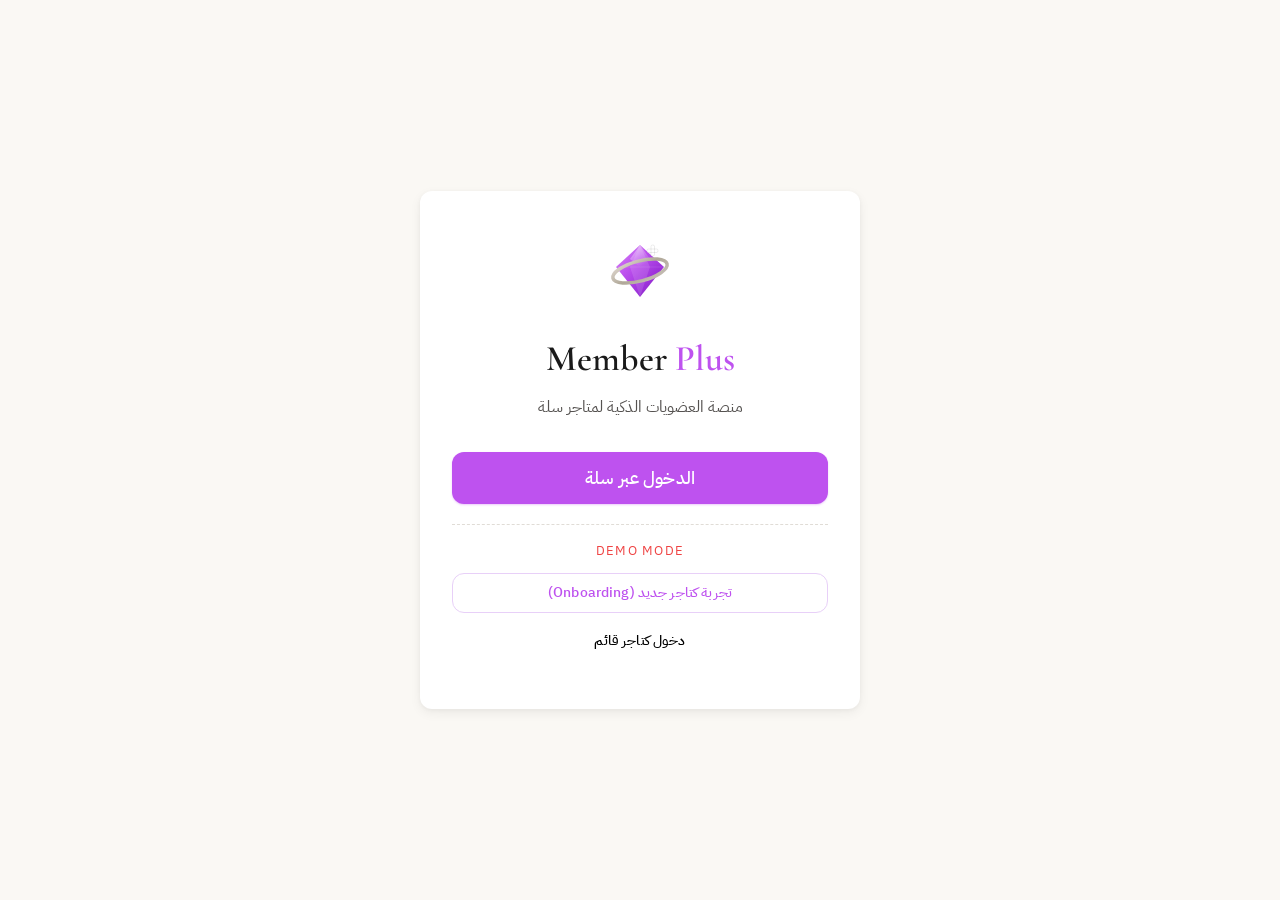
<file: frontend/dashboard.html>
<!DOCTYPE html>
<html lang="ar" dir="rtl">
<head>
    <meta charset="UTF-8">
    <meta name="viewport" content="width=device-width, initial-scale=1.0">
    <title>لوحة التحكم — Member Plus</title>
    <link rel="stylesheet" href="styles.css">
    <style>
        .focus-card { border-radius: var(--radius-md); padding: var(--space-4) var(--space-5); margin-bottom: var(--space-6); display: flex; align-items: center; gap: var(--space-4); }
        .focus-card--warning { background: var(--c-warning-50); border-inline-start: 4px solid var(--c-gold); }
        .focus-card--danger { background: var(--c-danger-50); border-inline-start: 4px solid var(--c-danger-500); }
        .focus-card--info { background: var(--c-purple-ll); border-inline-start: 4px solid var(--c-purple); }
        .focus-card--success { background: var(--c-success-50); border-inline-start: 4px solid var(--c-success-700); }
        .focus-card__icon { font-size: 24px; }
        .focus-card__body { flex: 1; font-size: var(--font-size-sm); }

        .period-bar { display: flex; gap: var(--space-2); margin-bottom: var(--space-6); }
        .period-btn { background: var(--color-surface); border: 1px solid var(--color-border); border-radius: var(--radius-md); padding: var(--space-2) var(--space-4); font: inherit; font-size: var(--font-size-xs); cursor: pointer; color: var(--color-text-secondary); transition: all var(--motion-fast); }
        .period-btn--active { background: var(--c-purple); color: #fff; border-color: var(--c-purple); font-weight: var(--font-weight-bold); }

        /* Hero KPIs */
        .hero-kpis { display: grid; grid-template-columns: repeat(3, 1fr); gap: var(--space-4); margin-bottom: var(--space-6); }
        @media (max-width: 600px) { .hero-kpis { grid-template-columns: 1fr; } }
        .hero-kpi { background: var(--color-surface); border: 1px solid var(--color-border); border-radius: var(--radius-md); padding: var(--space-6); position: relative; box-shadow: var(--shadow-sm); overflow: hidden; }
        .hero-kpi__label { font-size: 11px; color: var(--color-text-secondary); text-transform: uppercase; letter-spacing: var(--tracking-wide); margin-bottom: var(--space-2); }
        .hero-kpi__row { display: flex; align-items: baseline; gap: var(--space-2); }
        .hero-kpi__value { font-family: var(--font-display); font-size: var(--font-size-2xl); font-weight: 700; }
        .hero-kpi__unit { font-size: var(--font-size-xs); color: var(--color-text-secondary); }
        .hero-kpi__trend { display: inline-flex; align-items: center; gap: 3px; font-size: var(--font-size-xs); font-weight: var(--font-weight-bold); padding: 2px 8px; border-radius: var(--radius-pill); margin-top: var(--space-2); }
        .trend--up { background: var(--c-success-50); color: var(--c-success-700); }
        .trend--down { background: var(--c-danger-50); color: var(--c-danger-500); }
        .trend--flat { background: var(--color-surface-muted); color: var(--color-text-secondary); }
        .hero-kpi__sparkline { position: absolute; bottom: 0; inset-inline-start: 0; inset-inline-end: 0; height: 40px; opacity: 0.25; }

        /* Two-column layout */
        .dash-grid { display: grid; grid-template-columns: 1fr 1fr; gap: var(--space-4); margin-bottom: var(--space-6); }
        @media (max-width: 700px) { .dash-grid { grid-template-columns: 1fr; } }
        .dash-card { background: var(--color-surface); border: 1px solid var(--color-border); border-radius: var(--radius-md); padding: var(--space-6); box-shadow: var(--shadow-sm); }
        .dash-card__title { font-size: 11px; color: var(--color-text-secondary); text-transform: uppercase; letter-spacing: var(--tracking-wide); margin-bottom: var(--space-4); }

        /* Donut chart */
        .donut-wrap { display: flex; align-items: center; gap: var(--space-5); }
        .donut { width: 120px; height: 120px; position: relative; flex-shrink: 0; }
        .donut__center { position: absolute; inset: 0; display: flex; flex-direction: column; align-items: center; justify-content: center; }
        .donut__total { font-family: var(--font-display); font-size: var(--font-size-xl); font-weight: 700; }
        .donut__label { font-size: 11px; color: var(--color-text-secondary); }
        .donut-legend { display: flex; flex-direction: column; gap: var(--space-3); }
        .legend-item { display: flex; align-items: center; gap: var(--space-2); font-size: var(--font-size-sm); }
        .legend-dot { width: 12px; height: 12px; border-radius: 3px; flex-shrink: 0; }

        /* Bar chart */
        .bar-chart { display: flex; align-items: flex-end; gap: var(--space-2); height: 120px; padding-top: var(--space-2); }
        .bar-col { flex: 1; display: flex; flex-direction: column; align-items: center; gap: 4px; }
        .bar-fill { width: 100%; border-radius: 3px 3px 0 0; transition: height 0.5s ease; min-height: 2px; }
        .bar-fill--purple { background: var(--c-purple); }
        .bar-fill--gold { background: var(--c-gold); }
        .bar-label { font-size: 11px; color: var(--color-text-secondary); }
        .bar-value { font-size: 11px; font-weight: var(--font-weight-bold); }

        /* Stats row */
        .mini-stats { display: grid; grid-template-columns: repeat(auto-fit, minmax(130px, 1fr)); gap: var(--space-3); margin-bottom: var(--space-6); }
        .mini-stat { background: var(--color-surface); border: 1px solid var(--color-border); border-radius: var(--radius-md); padding: var(--space-3) var(--space-4); }
        .mini-stat__label { font-size: 11px; color: var(--color-text-secondary); text-transform: uppercase; letter-spacing: var(--tracking-wide); }
        .mini-stat__value { font-family: var(--font-display); font-size: var(--font-size-lg); font-weight: 700; margin-top: 2px; }

        /* Insights */
        .insights { margin-bottom: var(--space-6); }
        .insight { display: flex; align-items: flex-start; gap: var(--space-3); padding: var(--space-3) var(--space-4); background: var(--color-surface); border: 1px solid var(--color-border); border-radius: var(--radius-md); margin-bottom: var(--space-2); font-size: var(--font-size-sm); }
        .insight__icon { font-size: 18px; flex-shrink: 0; margin-top: 2px; }
        .insight__text { flex: 1; line-height: 1.6; }
        .insight--positive { border-inline-start: 3px solid var(--c-success-700); }
        .insight--warning { border-inline-start: 3px solid var(--c-gold); }
        .insight--info { border-inline-start: 3px solid var(--c-purple); }

        /* ROI */
        .roi-card { background: linear-gradient(135deg, var(--c-purple-ll) 0%, #f3e8ff 100%); border: 1px solid var(--c-purple-l); border-radius: var(--radius-md); padding: var(--space-5); margin-bottom: var(--space-6); }
        .roi-card__title { font-size: 11px; color: var(--color-text-secondary); text-transform: uppercase; letter-spacing: var(--tracking-wide); margin-bottom: var(--space-3); }
        .roi-row { display: flex; justify-content: space-between; font-size: var(--font-size-sm); padding: var(--space-1) 0; }
        .roi-row--total { border-top: 2px solid var(--c-purple-l); margin-top: var(--space-2); padding-top: var(--space-3); font-weight: var(--font-weight-bold); font-size: var(--font-size-md); }

        .quick-links { display: flex; gap: var(--space-3); flex-wrap: wrap; }
    </style>
</head>
<body>
    <div class="app-shell">
        <aside class="sidebar" id="sidebar">
            <div class="sidebar__store">
                <div style="display:flex;align-items:center;gap:var(--space-3);margin-bottom:var(--space-3);">
                    <img src="assets/logo.svg" alt="" style="height:28px">
                    <span style="font-size:var(--font-size-sm);color:rgba(255,255,255,0.7);">Member Plus</span>
                </div>
                <div class="sidebar__store-name" id="store-name">—</div>
                <div class="sidebar__trial" id="trial-line">—</div>
            </div>
            <nav class="sidebar__nav">
                <a class="sidebar__link" href="dashboard.html" aria-current="page"><span class="icon" aria-hidden="true">📊</span> لوحة التحكم</a>
                <a class="sidebar__link" href="plans.html"><span class="icon" aria-hidden="true">🏷️</span> إعدادات العضوية</a>
                <a class="sidebar__link" href="promotions.html"><span class="icon" aria-hidden="true">🎁</span> الهدية الشهرية</a>
                <a class="sidebar__link" href="members.html"><span class="icon" aria-hidden="true">👥</span> الأعضاء</a>
                <a class="sidebar__link" href="activity.html"><span class="icon" aria-hidden="true">📋</span> سجل النشاط</a>
                <a class="sidebar__link" href="settings.html"><span class="icon" aria-hidden="true">⚙️</span> الإعدادات</a>
            </nav>
            <div class="sidebar__footer"><button class="sidebar__link" id="logout-btn" type="button"><span class="icon" aria-hidden="true">⎋</span> تسجيل خروج</button></div>
        </aside>
        <div class="sidebar__overlay" id="sidebar-overlay"></div>

        <div class="app-main">
            <header class="app-topbar">
                <div style="display:flex;align-items:center;gap:var(--space-3);">
                    <button class="sidebar__toggle" id="sidebar-toggle" type="button" aria-label="فتح القائمة">☰</button>
                    <span class="app-topbar__title">لوحة التحكم</span>
                </div>
            </header>
            <main class="container">
                <div id="state-loading">
                    <div class="skeleton skeleton--block" style="height:60px;margin-bottom:var(--space-4)"></div>
                    <div class="hero-kpis"><div class="skeleton skeleton--block" style="height:110px"></div><div class="skeleton skeleton--block" style="height:110px"></div><div class="skeleton skeleton--block" style="height:110px"></div></div>
                </div>
                <div id="state-error" hidden><div class="empty"><div class="empty__icon">⚠️</div><div class="empty__title">تعذّر تحميل لوحة التحكم</div><p class="empty__body" id="err-body"></p><button class="btn btn--primary" id="err-retry">إعادة المحاولة</button></div></div>
                <div id="state-empty" hidden><div class="empty"><div class="empty__icon">📊</div><div class="empty__title">لا توجد بيانات بعد</div><p class="empty__body">أكمل إعداد البرنامج وشارك رابط العضوية مع عملائك.</p></div></div>
                <div id="state-data" hidden></div>
            </main>
        </div>
    </div>

    <script src="app.js"></script>
    <script>
        MP.requireAuth();
        let currentPeriod = '30d';

        document.getElementById('sidebar-toggle').addEventListener('click', () => document.getElementById('sidebar').classList.toggle('is-open'));
        document.getElementById('sidebar-overlay').addEventListener('click', () => document.getElementById('sidebar').classList.remove('is-open'));
        document.getElementById('logout-btn').addEventListener('click', MP.logout);
        document.getElementById('err-retry').addEventListener('click', load);
        document.querySelectorAll('.sidebar__nav a').forEach(a => { a.addEventListener('click', (e) => { const t = MP.getToken(); if (t && !a.href.includes('token=')) { e.preventDefault(); window.location.href = a.href + (a.href.includes('?') ? '&' : '?') + 'token=' + t; } }); });

        function show(w) { ['state-loading','state-error','state-empty','state-data'].forEach(id => { document.getElementById(id).hidden = id !== w; }); }

        // Mock trend data for charts
        const MOCK_GROWTH = [
            {month:'نوفمبر', count:3}, {month:'ديسمبر', count:5}, {month:'يناير', count:7},
            {month:'فبراير', count:8}, {month:'مارس', count:10}, {month:'أبريل', count:12},
        ];
        const MOCK_REVENUE = [
            {month:'نوفمبر', amount:195}, {month:'ديسمبر', amount:345}, {month:'يناير', amount:495},
            {month:'فبراير', amount:540}, {month:'مارس', amount:690}, {month:'أبريل', amount:740},
        ];

        const MOCK_OV = {
            store_name:'متجر الأناقة', salla_store_id:55555, status:'trial', our_plan:'pro',
            trial_ends_at: new Date(Date.now()+5*86400000).toISOString(), setup_completed:true,
            member_count:12, gold_count:6, silver_count:6, monthly_revenue:740, total_saved:1425.50,
            churn_rate:8.3, churned_in_period:1, new_in_period:3, at_risk_count:2, cancelled_count:2,
            benefit_cost:385.50, app_cost:299, net_value:55.50,
            // Operational data
            upcoming_renewals: 4, upcoming_renewals_value: 346,
            payment_failures: 1, payment_failures_names: ['ريم المطيري'],
            grace_members: 0,
        };
        const MOCK_FOCUS = {priority:5, type:'all_good', message_ar:'لا توجد إجراءات مطلوبة اليوم — كل شيء يعمل بسلاسة.', action:null};

        async function load() {
            show('state-loading');
            try {
                let ov, focus;
                try {
                    [ov, focus] = await Promise.all([
                        MP.api('/api/v1/merchant/overview?period=' + currentPeriod),
                        MP.api('/api/v1/merchant/focus'),
                    ]);
                } catch(_) { ov = MOCK_OV; focus = MOCK_FOCUS; }

                if (ov.member_count === 0 && ov.gold_count === undefined) {
                    ov = {...MOCK_OV, store_name:ov.store_name, status:ov.status, trial_ends_at:ov.trial_ends_at, setup_completed:ov.setup_completed, our_plan:ov.our_plan};
                }

                if (!ov.setup_completed) { window.location.href = 'wizard.html?token=' + MP.getToken(); return; }

                document.getElementById('store-name').textContent = ov.store_name || '—';
                const statusMap = {trial:'فترة تجريبية', active:'نشط', suspended:'معلّق', cancelled:'ملغى'};
                if (ov.status === 'trial' && ov.trial_ends_at) {
                    const days = Math.max(0, Math.ceil((new Date(ov.trial_ends_at) - new Date()) / 86400000));
                    const el = document.getElementById('trial-line');
                    el.textContent = days + ' يوم تجربة متبقي';
                    el.className = 'sidebar__trial sidebar__trial--' + (days >= 3 ? 'ok' : 'warn');
                } else { document.getElementById('trial-line').textContent = statusMap[ov.status] || ov.status; }

                render(ov, focus || MOCK_FOCUS);
                show('state-data');
            } catch (err) { document.getElementById('err-body').textContent = MP.errorMessage(err, 'ar'); show('state-error'); }
        }

        function sparklineSVG(data, color) {
            const max = Math.max(...data, 1);
            const w = 200, h = 40;
            const pts = data.map((v, i) => `${(i / (data.length - 1)) * w},${h - (v / max) * h}`);
            return `<svg viewBox="0 0 ${w} ${h}" preserveAspectRatio="none" class="hero-kpi__sparkline" style="fill:${color};">
                <polygon points="${pts.join(' ')} ${w},${h} 0,${h}" />
            </svg>`;
        }

        function donutSVG(gold, silver, size) {
            const total = gold + silver || 1;
            const goldPct = gold / total;
            const r = 42, cx = 50, cy = 50, circ = 2 * Math.PI * r;
            const goldLen = goldPct * circ;
            const silverLen = circ - goldLen;
            return `<svg viewBox="0 0 100 100" width="${size}" height="${size}">
                <circle cx="${cx}" cy="${cy}" r="${r}" fill="none" stroke="#e8eaf6" stroke-width="12"/>
                <circle cx="${cx}" cy="${cy}" r="${r}" fill="none" stroke="#C9A84C" stroke-width="12"
                    stroke-dasharray="${goldLen} ${silverLen}" stroke-dashoffset="${circ * 0.25}" stroke-linecap="round"/>
                <circle cx="${cx}" cy="${cy}" r="${r}" fill="none" stroke="#6B6560" stroke-width="12"
                    stroke-dasharray="${silverLen} ${goldLen}" stroke-dashoffset="${circ * 0.25 - goldLen}" stroke-linecap="round"/>
            </svg>`;
        }

        function buildTodayAlerts(ov, focus, token) {
            const alerts = [];
            // Priority 1: Payment failures
            if ((ov.payment_failures||0) > 0) {
                alerts.push({style:'danger', icon:'❌', title: ov.payment_failures + ' عملية دفع فاشلة', desc:'أعضاء لم يتم تحصيل اشتراكهم — قد يفقدون عضويتهم', count:ov.payment_failures, color:'var(--c-danger-500)', action:'members.html?token='+token, actionLabel:'عرض الأعضاء'});
            }
            // Priority 2: Grace period
            if ((ov.grace_members||0) > 0) {
                alerts.push({style:'danger', icon:'⏰', title: ov.grace_members + ' عضو في فترة سماح', desc:'قريبون من فقدان عضويتهم — تابع حالتهم', count:ov.grace_members, color:'var(--c-danger-500)'});
            }
            // Priority 3: At-risk members
            if ((ov.at_risk_count||0) > 0) {
                alerts.push({style:'warning', icon:'⚠️', title: ov.at_risk_count + ' عضو معرّض للخطر', desc:'لم يطلبوا منذ فترة طويلة — فكّر في التواصل معهم', count:ov.at_risk_count, color:'var(--c-gold)', action:'members.html?token='+token, actionLabel:'عرض'});
            }
            // Priority 4: Focus card from backend (gift not configured, plan limit, etc.)
            if (focus && focus.priority <= 3 && focus.type !== 'all_good') {
                alerts.push({style: focus.priority === 1 ? 'danger' : 'warning', icon: {gift_not_configured:'🎁',grace_expiry:'⚠️',plan_limit:'📊',zero_members:'👥'}[focus.type]||'📋', title: focus.message_ar, desc:'', action: focus.action ? focus.action+'.html?token='+token : null, actionLabel:'إجراء'});
            }
            // Priority 5: Upcoming renewals (informational)
            if ((ov.upcoming_renewals||0) > 0) {
                alerts.push({style:'info', icon:'🔄', title: ov.upcoming_renewals + ' تجديد قادم خلال ٧ أيام', desc: (ov.upcoming_renewals_value||0).toLocaleString('en-US') + ' ر.س متوقعة', count:null, color:null});
            }
            return alerts;
        }

        function render(ov, focus) {
            const token = MP.getToken();
            const pLabels = {'7d':'٧ أيام','30d':'٣٠ يوم','3m':'٣ أشهر','12m':'١٢ شهر'};
            const trendArrow = {up:'↑', down:'↓', flat:'—'};
            let h = '';

            /* ═══════ SECTION 1: ما يحتاج انتباه اليوم ═══════ */
            const alerts = buildTodayAlerts(ov, focus, token);
            h += `<div style="margin-bottom:var(--space-6);">
                <div style="font-family:var(--font-display);font-size:var(--font-size-lg);font-weight:600;margin-bottom:var(--space-3);">ما يحتاج انتباه اليوم</div>`;
            if (alerts.length === 0) {
                h += `<div class="focus-card focus-card--success"><div class="focus-card__icon">✅</div><div class="focus-card__body">لا توجد إجراءات مطلوبة — كل شيء يعمل بسلاسة.</div></div>`;
            } else {
                alerts.forEach(a => {
                    h += `<div class="focus-card focus-card--${a.style}" style="margin-bottom:var(--space-2);">
                        <div class="focus-card__icon">${a.icon}</div>
                        <div class="focus-card__body"><strong>${a.title}</strong><div style="font-size:var(--font-size-xs);color:var(--color-text-secondary);margin-top:2px;">${a.desc}</div></div>
                        ${a.count ? '<div style="font-family:var(--font-display);font-size:var(--font-size-xl);font-weight:700;color:'+a.color+';">'+a.count+'</div>' : ''}
                        ${a.action ? '<a class="btn btn--secondary" href="'+a.action+'" style="white-space:nowrap;font-size:var(--font-size-xs);">'+a.actionLabel+'</a>' : ''}
                    </div>`;
                });
            }
            h += '</div>';

            /* ═══════ SECTION 2: Period Selector ═══════ */
            h += '<div class="period-bar">';
            ['7d','30d','3m','12m'].forEach(p => {
                h += `<button class="period-btn ${p===currentPeriod?'period-btn--active':''}" data-period="${p}">${pLabels[p]}</button>`;
            });
            h += '</div>';

            /* ═══════ SECTION 3: Core KPIs — 3 cards (stronger visuals) ═══════ */
            const memberTrend = ov.new_in_period > 0 ? 'up' : ov.churned_in_period > 0 ? 'down' : 'flat';
            const churnTrend = ov.churn_rate > 10 ? 'down' : ov.churn_rate > 0 ? 'flat' : 'up';
            const avgRevPerMember = ov.member_count > 0 ? Math.round((ov.monthly_revenue||0) / ov.member_count) : 0;

            h += `<div class="hero-kpis">
                <div class="hero-kpi">
                    <div class="hero-kpi__label">الأعضاء النشطين</div>
                    <div class="hero-kpi__row">
                        <div class="hero-kpi__value" style="color:var(--c-purple);font-size:var(--font-size-3xl);">${ov.member_count||0}</div>
                    </div>
                    <div style="display:flex;gap:var(--space-3);margin-top:var(--space-3);">
                        <div class="hero-kpi__trend trend--${memberTrend}">${trendArrow[memberTrend]} ${ov.new_in_period||0} جديد</div>
                        <span style="font-size:var(--font-size-xs);color:var(--color-text-secondary);">ذهبي ${ov.gold_count||0} · فضي ${ov.silver_count||0}</span>
                    </div>
                    ${sparklineSVG(MOCK_GROWTH.map(g=>g.count), '#BE52EF')}
                </div>
                <div class="hero-kpi">
                    <div class="hero-kpi__label">صافي قيمة البرنامج</div>
                    <div class="hero-kpi__row">
                        <div class="hero-kpi__value" style="color:${(ov.net_value||0)>=0?'var(--c-success-700)':'var(--c-danger-500)'};font-size:var(--font-size-3xl);">${(ov.net_value||0)>=0?'+':''}${(ov.net_value||0).toLocaleString('en-US')}</div>
                        <div class="hero-kpi__unit">ر.س/شهر</div>
                    </div>
                    <div style="font-size:var(--font-size-xs);color:var(--color-text-secondary);margin-top:var(--space-3);">إيراد ${(ov.monthly_revenue||0).toLocaleString('en-US')} - تكاليف ${((ov.benefit_cost||0)+(ov.app_cost||0)).toLocaleString('en-US')}</div>
                    ${sparklineSVG(MOCK_REVENUE.map(r=>r.amount), '#16a34a')}
                </div>
                <div class="hero-kpi">
                    <div class="hero-kpi__label">معدل التسرب</div>
                    <div class="hero-kpi__row">
                        <div class="hero-kpi__value" style="color:${ov.churn_rate>10?'var(--c-danger-500)':ov.churn_rate>5?'var(--c-gold)':'var(--c-success-700)'};font-size:var(--font-size-3xl);">${ov.churn_rate||0}%</div>
                    </div>
                    <div style="display:flex;gap:var(--space-3);margin-top:var(--space-3);">
                        <div class="hero-kpi__trend trend--${churnTrend}">${ov.churned_in_period||0} ألغوا</div>
                        <span style="font-size:var(--font-size-xs);color:var(--color-text-secondary);">في ${pLabels[currentPeriod]}</span>
                    </div>
                    ${sparklineSVG([12,10,8,9,8,ov.churn_rate||0], ov.churn_rate>10?'#ef4444':'#C9A84C')}
                </div>
            </div>`;

            /* ═══════ SECTION 4: Net Value Breakdown ═══════ */
            const netPositive = (ov.net_value||0) >= 0;
            const benefitCost = ov.benefit_cost || 0;
            const appCost = ov.app_cost || 0;

            h += `<div class="roi-card">
                <div class="roi-card__title" style="margin-bottom:var(--space-4);">تفاصيل صافي قيمة البرنامج</div>
                <div style="display:grid;grid-template-columns:repeat(3,1fr);gap:var(--space-4);margin-bottom:var(--space-4);">
                    <div style="padding:var(--space-4);background:var(--c-success-50);border-radius:var(--radius-md);text-align:center;">
                        <div style="font-size:var(--font-size-xs);color:var(--c-success-700);font-weight:var(--font-weight-medium);margin-bottom:var(--space-2);">إيراد العضويات</div>
                        <div style="font-family:var(--font-display);font-size:var(--font-size-xl);font-weight:700;color:var(--c-success-700);">+${(ov.monthly_revenue||0).toLocaleString('en-US')}</div>
                        <div style="font-size:var(--font-size-xs);color:var(--c-success-700);margin-top:2px;">ر.س / شهر</div>
                    </div>
                    <div style="padding:var(--space-4);background:var(--c-danger-50);border-radius:var(--radius-md);text-align:center;">
                        <div style="font-size:var(--font-size-xs);color:var(--c-danger-700);font-weight:var(--font-weight-medium);margin-bottom:var(--space-2);">تكلفة المزايا</div>
                        <div style="font-family:var(--font-display);font-size:var(--font-size-xl);font-weight:700;color:var(--c-danger-500);">-${benefitCost.toLocaleString('en-US')}</div>
                        <div style="font-size:var(--font-size-xs);color:var(--c-danger-700);margin-top:2px;">خصومات + شحن + هدايا</div>
                    </div>
                    <div style="padding:var(--space-4);background:var(--c-danger-50);border-radius:var(--radius-md);text-align:center;">
                        <div style="font-size:var(--font-size-xs);color:var(--c-danger-700);font-weight:var(--font-weight-medium);margin-bottom:var(--space-2);">تكلفة التطبيق</div>
                        <div style="font-family:var(--font-display);font-size:var(--font-size-xl);font-weight:700;color:var(--c-danger-500);">-${appCost.toLocaleString('en-US')}</div>
                        <div style="font-size:var(--font-size-xs);color:var(--c-danger-700);margin-top:2px;">باقة ${ov.our_plan||'starter'}</div>
                    </div>
                </div>
                <div style="display:flex;justify-content:space-between;align-items:center;padding:var(--space-3) var(--space-4);background:${netPositive?'var(--c-success-50)':'var(--c-danger-50)'};border-radius:var(--radius-md);">
                    <span style="font-size:var(--font-size-sm);font-weight:var(--font-weight-medium);">صافي القيمة الشهرية</span>
                    <span style="font-family:var(--font-display);font-size:var(--font-size-xl);font-weight:700;color:${netPositive?'var(--c-success-700)':'var(--c-danger-500)'};">${netPositive?'+':''}${(ov.net_value||0).toLocaleString('en-US')} ر.س</span>
                </div>
                <div style="font-size:var(--font-size-xs);color:var(--color-text-secondary);text-align:center;margin-top:var(--space-3);">صافي القيمة = إيراد العضويات - تكلفة المزايا - تكلفة التطبيق</div>
            </div>`;

            /* ═══════ SECTION 6: Two-column — Tier Distribution + Revenue Trend ═══════ */
            const goldPct = ov.member_count > 0 ? Math.round((ov.gold_count||0) / ov.member_count * 100) : 50;
            const silverPct = 100 - goldPct;
            const maxRev = Math.max(...MOCK_REVENUE.map(r=>r.amount), 1);

            h += `<div class="dash-grid">
                <div class="dash-card">
                    <div class="dash-card__title">توزيع الباقات</div>
                    <div style="display:flex;height:32px;border-radius:var(--radius-md);overflow:hidden;margin-bottom:var(--space-3);">
                        <div style="width:${goldPct}%;background:var(--c-gold);display:flex;align-items:center;justify-content:center;font-size:var(--font-size-xs);font-weight:700;color:#1a1a1a;min-width:40px;">${ov.gold_count||0}</div>
                        <div style="width:${silverPct}%;background:var(--c-silver);display:flex;align-items:center;justify-content:center;font-size:var(--font-size-xs);font-weight:700;color:#1a1a1a;min-width:40px;">${ov.silver_count||0}</div>
                    </div>
                    <div style="display:flex;justify-content:space-between;font-size:var(--font-size-xs);color:var(--color-text-secondary);">
                        <span><span style="display:inline-block;width:10px;height:10px;border-radius:2px;background:var(--c-gold);margin-inline-end:4px;vertical-align:middle;"></span>ذهبي ${goldPct}%</span>
                        <span><span style="display:inline-block;width:10px;height:10px;border-radius:2px;background:var(--c-silver);margin-inline-end:4px;vertical-align:middle;"></span>فضي ${silverPct}%</span>
                    </div>
                    ${(ov.upcoming_renewals||0) > 0 ? `<div style="margin-top:var(--space-4);padding-top:var(--space-3);border-top:1px solid var(--color-border);display:flex;justify-content:space-between;align-items:center;">
                        <div><div style="font-size:var(--font-size-xs);color:var(--color-text-secondary);">تجديدات قادمة</div><div style="font-size:var(--font-size-sm);font-weight:var(--font-weight-semibold);">${ov.upcoming_renewals} عضو · ${(ov.upcoming_renewals_value||0).toLocaleString('en-US')} ر.س</div></div>
                        <span style="font-size:var(--font-size-xs);color:var(--c-success-700);">خلال ٧ أيام</span>
                    </div>` : ''}
                </div>
                <div class="dash-card">
                    <div class="dash-card__title">نمو الإيرادات</div>
                    <div class="bar-chart">`;
            MOCK_REVENUE.forEach(r => {
                const pct = Math.round((r.amount / maxRev) * 100);
                h += `<div class="bar-col">
                    <div class="bar-value">${r.amount}</div>
                    <div class="bar-fill bar-fill--purple" style="height:${pct}%;"></div>
                    <div class="bar-label">${r.month.slice(0,3)}</div>
                </div>`;
            });
            h += '</div></div></div>';

            /* ═══════ SECTION 7: Smart Insights — max 2 ═══════ */
            const insights = generateInsights(ov).slice(0, 2);
            if (insights.length) {
                h += '<div class="insights">';
                insights.forEach(ins => {
                    h += `<div class="insight insight--${ins.type}"><div class="insight__icon">${ins.icon}</div><div class="insight__text">${ins.text}</div></div>`;
                });
                h += '</div>';
            }

            document.getElementById('state-data').innerHTML = h;

            // Wire period buttons
            document.querySelectorAll('[data-period]').forEach(btn => {
                btn.addEventListener('click', () => { currentPeriod = btn.dataset.period; load(); });
            });
        }

        function generateInsights(ov) {
            const insights = [];
            const goldRatio = ov.member_count > 0 ? (ov.gold_count||0) / ov.member_count : 0;
            const avgSaved = ov.member_count > 0 ? Math.round((ov.total_saved||0) / ov.member_count) : 0;
            const avgRevPerMember = ov.member_count > 0 ? Math.round((ov.monthly_revenue||0) / ov.member_count) : 0;

            if (ov.new_in_period > 0) {
                insights.push({type:'positive', icon:'📈', text:`انضم <strong>${ov.new_in_period} عضو جديد</strong> هذه الفترة — برنامجك يجذب عملاء جدد بنجاح.`});
            }

            if (goldRatio > 0.5) {
                insights.push({type:'positive', icon:'👑', text:`<strong>${Math.round(goldRatio*100)}%</strong> من أعضائك في الباقة الذهبية — عملاؤك يفضلون المزايا المتقدمة.`});
            } else if (goldRatio < 0.3 && ov.member_count > 3) {
                insights.push({type:'info', icon:'💡', text:`معظم أعضائك فضيين. فكّر في تحسين مزايا الباقة الذهبية لتشجيع الترقية.`});
            }

            if (avgSaved > 50) {
                insights.push({type:'positive', icon:'💰', text:`أعضاؤك وفّروا بمعدل <strong>${avgSaved} ر.س</strong> لكل عضو — قيمة حقيقية تدفعهم للاستمرار.`});
            }

            if ((ov.at_risk_count||0) > 0) {
                insights.push({type:'warning', icon:'⚠️', text:`<strong>${ov.at_risk_count} عضو معرّض للخطر</strong> — لم يطلبوا منذ فترة. فكّر في إرسال عرض خاص لهم.`});
            }

            if (ov.churn_rate > 10) {
                insights.push({type:'warning', icon:'📉', text:`معدل التسرب <strong>${ov.churn_rate}%</strong> مرتفع — راجع أسباب الإلغاء وحسّن المزايا.`});
            } else if (ov.churn_rate < 5 && ov.member_count > 5) {
                insights.push({type:'positive', icon:'🎯', text:`معدل التسرب <strong>${ov.churn_rate}%</strong> ممتاز — أعضاؤك راضون عن البرنامج.`});
            }

            if ((ov.net_value||0) > 0) {
                const roiPct = ov.app_cost > 0 ? Math.round(ov.net_value / ov.app_cost * 100) : 0;
                insights.push({type:'positive', icon:'🚀', text:`عائد الاستثمار <strong>+${roiPct}%</strong> — البرنامج يحقق أرباحاً تفوق تكلفته بـ ${Math.round(ov.net_value)} ر.س شهرياً.`});
            }

            if (!insights.length) {
                insights.push({type:'info', icon:'📊', text:'ابدأ بمشاركة رابط العضوية مع عملائك لتفعيل البرنامج وجمع البيانات.'});
            }

            return insights.slice(0, 4);
        }

        load();
    </script>
</body>
</html>
</file>
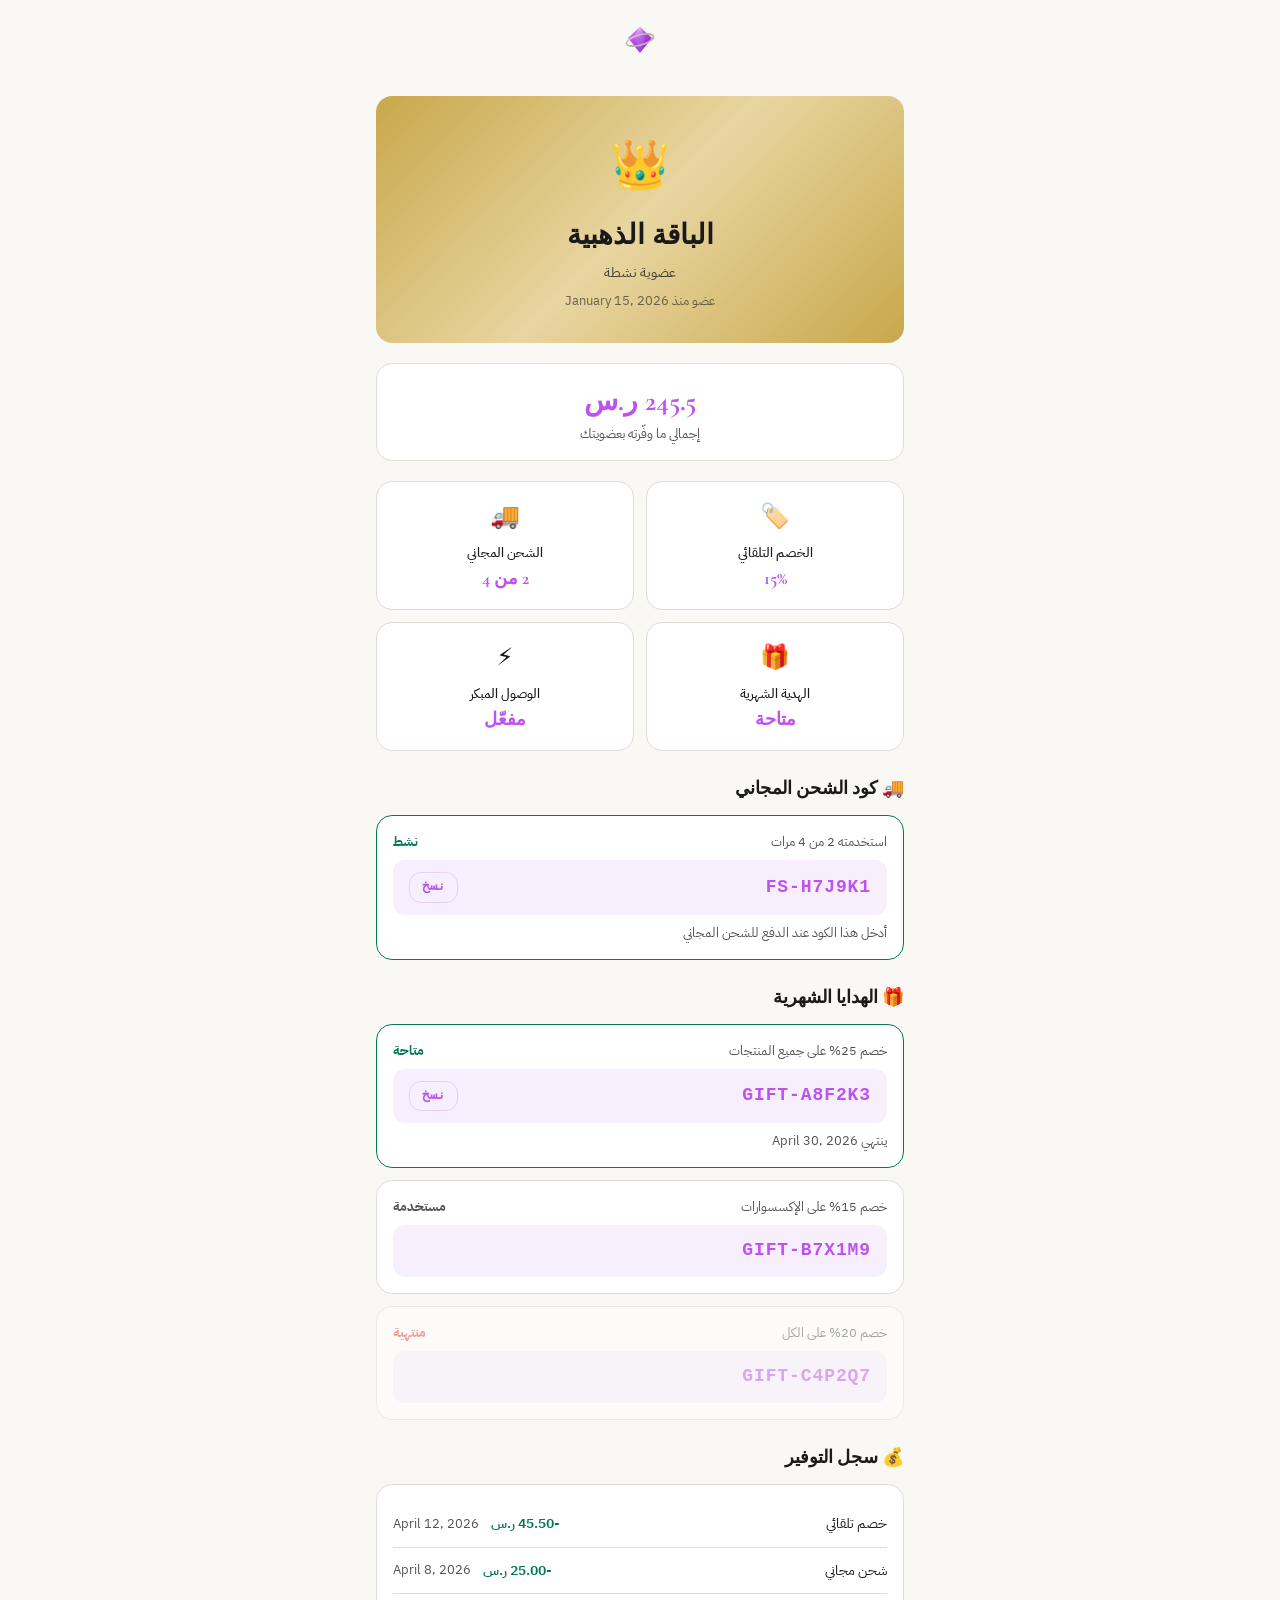
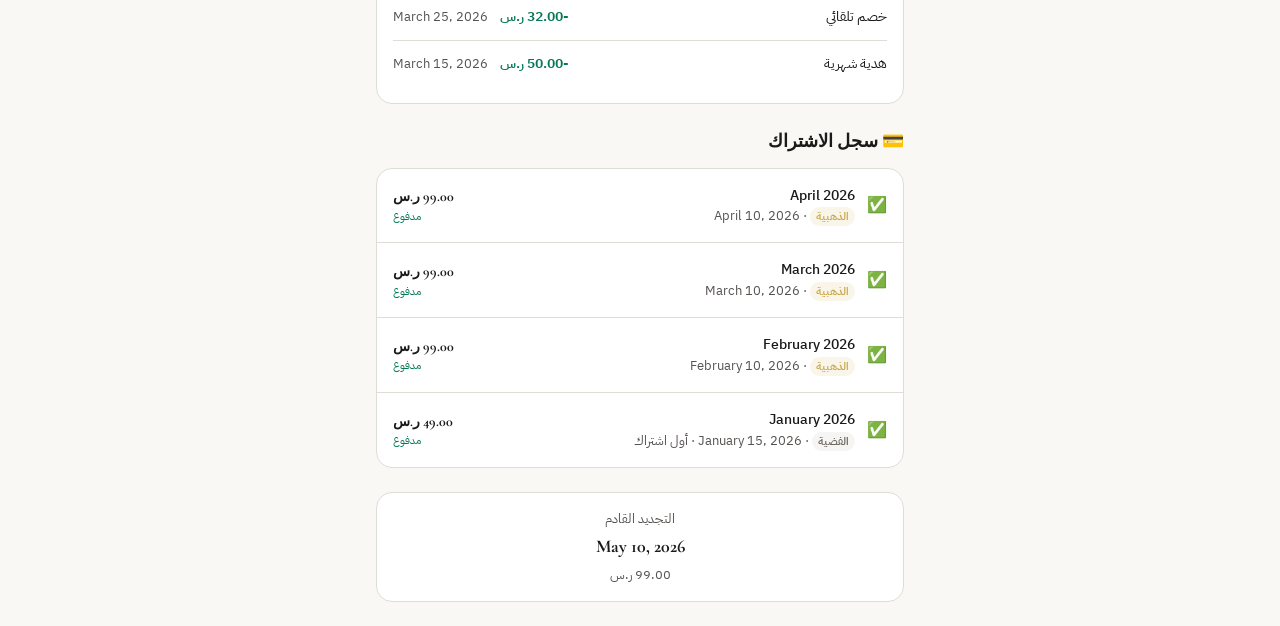
<file: frontend/member.html>
<!DOCTYPE html>
<html lang="ar" dir="rtl">
<head>
    <meta charset="UTF-8">
    <meta name="viewport" content="width=device-width, initial-scale=1.0">
    <title>عضويتي — Member Plus</title>
    <link rel="stylesheet" href="styles.css">
    <style>
        body { background: var(--color-bg); }
        .mp { max-width: 560px; margin: 0 auto; padding: var(--space-6) var(--space-4); }

        .mp-header { text-align: center; margin-bottom: var(--space-6); }
        .mp-header img { height: 32px; margin-bottom: var(--space-2); }
        .mp-header__store { font-size: var(--font-size-xs); color: var(--color-text-secondary); }

        .tier-hero { border-radius: var(--radius-lg); padding: var(--space-8) var(--space-6); text-align: center; margin-bottom: var(--space-5); position: relative; overflow: hidden; }
        .tier-hero--gold { background: linear-gradient(135deg, #C9A84C 0%, #E8D5A0 50%, #C9A84C 100%); color: #1a1a1a; }
        .tier-hero--silver { background: linear-gradient(135deg, #B0A898 0%, #D4CFC8 50%, #B0A898 100%); color: #1a1a1a; }
        .tier-hero--cancelled { background: var(--color-surface-muted); color: var(--color-text-primary); border: 1px solid var(--color-border); }
        .tier-hero__icon { font-size: 48px; margin-bottom: var(--space-3); }
        .tier-hero__name { font-family: var(--font-display); font-size: var(--font-size-2xl); font-weight: 700; margin-bottom: var(--space-1); }
        .tier-hero__status { font-size: var(--font-size-sm); opacity: 0.8; }
        .tier-hero__since { font-size: var(--font-size-xs); opacity: 0.6; margin-top: var(--space-2); }

        .savings-banner { display: flex; align-items: center; justify-content: center; gap: var(--space-3); background: var(--color-surface); border: 1px solid var(--color-border); border-radius: var(--radius-lg); padding: var(--space-4); margin-bottom: var(--space-5); text-align: center; }
        .savings-banner__value { font-family: var(--font-display); font-size: var(--font-size-2xl); font-weight: 700; color: var(--c-purple); }
        .savings-banner__label { font-size: var(--font-size-xs); color: var(--color-text-secondary); }

        .benefits { display: grid; grid-template-columns: 1fr 1fr; gap: var(--space-3); margin-bottom: var(--space-5); }
        @media (max-width: 400px) { .benefits { grid-template-columns: 1fr; } }
        .ben { background: var(--color-surface); border: 1px solid var(--color-border); border-radius: var(--radius-lg); padding: var(--space-4); text-align: center; }
        .ben__icon { font-size: 24px; margin-bottom: var(--space-2); }
        .ben__name { font-size: var(--font-size-xs); font-weight: var(--font-weight-medium); margin-bottom: 2px; }
        .ben__value { font-family: var(--font-display); font-size: var(--font-size-lg); font-weight: 700; color: var(--c-purple); }
        .ben--off { opacity: 0.4; }
        .ben--off .ben__value { color: var(--color-text-secondary); }

        .section-label { font-family: var(--font-display); font-size: var(--font-size-lg); font-weight: 600; margin-bottom: var(--space-3); margin-top: var(--space-6); }

        .code-card { background: var(--color-surface); border: 1px solid var(--color-border); border-radius: var(--radius-lg); padding: var(--space-4); margin-bottom: var(--space-3); }
        .code-card--active { border-color: var(--c-success-700); }
        .code-card__top { display: flex; align-items: center; gap: var(--space-3); margin-bottom: var(--space-2); }
        .code-card__label { font-size: var(--font-size-xs); color: var(--color-text-secondary); flex: 1; }
        .code-card__status { font-size: var(--font-size-xs); font-weight: var(--font-weight-bold); }
        .code-card__status--active { color: var(--c-success-700); }
        .code-card__status--used { color: var(--color-text-secondary); }
        .code-card__status--expired { color: var(--c-danger-500); }
        .code-card__code { font-family: monospace; font-size: var(--font-size-lg); font-weight: 700; color: var(--c-purple); letter-spacing: 0.05em; background: var(--c-purple-ll); border-radius: var(--radius-md); padding: var(--space-3) var(--space-4); display: flex; justify-content: space-between; align-items: center; }
        .code-card__copy { background: none; border: 1px solid var(--c-purple-l); border-radius: var(--radius-md); padding: var(--space-1) var(--space-3); font: inherit; font-size: var(--font-size-xs); cursor: pointer; color: var(--c-purple); }
        .code-card__expires { font-size: var(--font-size-xs); color: var(--color-text-secondary); margin-top: var(--space-2); }
        .code-card--used, .code-card--expired { opacity: 0.5; }

        .history-item { display: flex; align-items: center; gap: var(--space-3); padding: var(--space-3) 0; border-bottom: 1px solid var(--color-border); font-size: var(--font-size-sm); }
        .history-item:last-child { border-bottom: none; }

        .renewal-bar { background: var(--color-surface); border: 1px solid var(--color-border); border-radius: var(--radius-lg); padding: var(--space-4); margin-top: var(--space-6); text-align: center; }
        .renewal-bar__date { font-family: var(--font-display); font-size: var(--font-size-lg); font-weight: 700; }

        .not-member { text-align: center; padding: var(--space-12) var(--space-4); }
        .not-member__icon { font-size: 56px; margin-bottom: var(--space-4); }
        .not-member__title { font-family: var(--font-display); font-size: var(--font-size-xl); font-weight: 700; margin-bottom: var(--space-2); }
        .not-member__desc { color: var(--color-text-secondary); font-size: var(--font-size-sm); margin-bottom: var(--space-5); line-height: 1.7; }
    </style>
</head>
<body>
    <div class="mp">
        <div class="mp-header">
            <img src="assets/logo.svg" alt="Member Plus">
            <div class="mp-header__store" id="store-name"></div>
        </div>

        <div id="state-loading">
            <div class="skeleton skeleton--block" style="height:160px;border-radius:var(--radius-lg);margin-bottom:var(--space-4)"></div>
            <div class="skeleton skeleton--block" style="height:60px;margin-bottom:var(--space-3)"></div>
            <div style="display:grid;grid-template-columns:1fr 1fr;gap:var(--space-3);"><div class="skeleton skeleton--block" style="height:80px"></div><div class="skeleton skeleton--block" style="height:80px"></div></div>
        </div>
        <div id="state-error" hidden><div class="empty"><div class="empty__icon">⚠️</div><div class="empty__title">تعذّر تحميل العضوية</div><p class="empty__body" id="err-body"></p><button class="btn btn--primary" id="err-retry">إعادة المحاولة</button></div></div>
        <div id="state-nonmember" hidden></div>
        <div id="state-data" hidden></div>
    </div>

    <script src="app.js"></script>
    <script>
        const params = new URLSearchParams(location.search);
        const storeId = params.get('store') || params.get('store_id');
        const custId = params.get('cid') || params.get('salla_customer_id');

        function show(w) { ['state-loading','state-error','state-nonmember','state-data'].forEach(id => { document.getElementById(id).hidden = id !== w; }); }
        function fmtDate(d) { if (!d) return '—'; return new Date(d).toLocaleDateString('en-US', {year:'numeric', month:'long', day:'numeric'}); }

        document.getElementById('err-retry').addEventListener('click', load);

        // Mock for demo
        const MOCK = {
            is_member: true, status: 'active', tier: 'gold',
            plan_name_ar: 'الباقة الذهبية', plan_name_en: 'Gold',
            discount_pct: '15', price: '99.00',
            free_shipping_used: 2, free_shipping_quota: 4,
            current_period_end: '2026-05-10T00:00:00',
            total_saved_sar: '245.50', member_since: '2026-01-15T10:00:00',
            gifts: [
                {month:'2026-04', code:'GIFT-A8F2K3', status:'generated', desc_ar:'خصم 25% على جميع المنتجات', expires:'2026-04-30T23:59:59'},
                {month:'2026-03', code:'GIFT-B7X1M9', status:'redeemed', desc_ar:'خصم 15% على الإكسسوارات', expires:'2026-03-31T23:59:59'},
                {month:'2026-02', code:'GIFT-C4P2Q7', status:'expired', desc_ar:'خصم 20% على الكل', expires:'2026-02-28T23:59:59'},
            ],
            shipping: [
                {month:'2026-04', code:'FS-H7J9K1', quota:4, used:2, status:'active'},
                {month:'2026-03', code:'FS-D3E5F7', quota:4, used:4, status:'exhausted'},
            ],
            recent_savings: [
                {type:'discount_applied', amount:'45.50', date:'2026-04-12T14:00:00'},
                {type:'free_shipping_used', amount:'25.00', date:'2026-04-08T10:30:00'},
                {type:'discount_applied', amount:'32.00', date:'2026-03-25T16:00:00'},
                {type:'gift_redeemed', amount:'50.00', date:'2026-03-15T09:00:00'},
            ],
            subscription_history: [
                {period:'April 2026', amount:'99.00', date:'2026-04-10T09:00:00', status:'paid', plan:'الذهبية'},
                {period:'March 2026', amount:'99.00', date:'2026-03-10T09:00:00', status:'paid', plan:'الذهبية'},
                {period:'February 2026', amount:'99.00', date:'2026-02-10T09:00:00', status:'paid', plan:'الذهبية'},
                {period:'January 2026', amount:'49.00', date:'2026-01-15T09:00:00', status:'paid', plan:'الفضية', note:'أول اشتراك'},
            ],
        };

        async function load() {
            show('state-loading');
            try {
                let d;
                if (storeId && custId) {
                    try { d = await MP.api(`/api/v1/member/dashboard?store_id=${storeId}&salla_customer_id=${custId}`); } catch(_) { d = MOCK; }
                } else { d = MOCK; }

                if (!d.is_member) {
                    document.getElementById('state-nonmember').innerHTML = `<div class="not-member">
                        <div class="not-member__icon">💎</div>
                        <div class="not-member__title">لست عضواً بعد</div>
                        <div class="not-member__desc">${d.is_former_member ? 'كنت عضواً سابقاً ووفّرت ' + (d.total_saved||'0') + ' ر.س — يمكنك العودة!' : 'انضم لبرنامج العضوية واحصل على خصومات حصرية وشحن مجاني وهدايا شهرية.'}</div>
                        ${storeId ? '<a class="btn btn--primary" href="customer.html?store='+storeId+'">الانضمام الآن</a>' : ''}
                    </div>`;
                    show('state-nonmember');
                    return;
                }

                render(d);
                show('state-data');
            } catch (err) {
                document.getElementById('err-body').textContent = MP.errorMessage(err, 'ar');
                show('state-error');
            }
        }

        function render(d) {
            const tierClass = d.tier === 'gold' ? 'tier-hero--gold' : 'tier-hero--silver';
            const tierIcon = d.tier === 'gold' ? '👑' : '💎';
            const isCancelled = d.status === 'cancelled';
            const statusText = isCancelled ? 'ملغاة — تنتهي ' + fmtDate(d.current_period_end) : 'عضوية نشطة';
            const fsRemaining = Math.max(0, (d.free_shipping_quota||0) - (d.free_shipping_used||0));

            let h = '';

            // Tier hero
            h += `<div class="tier-hero ${isCancelled ? 'tier-hero--cancelled' : tierClass}">
                <div class="tier-hero__icon">${tierIcon}</div>
                <div class="tier-hero__name">${d.plan_name_ar || d.tier}</div>
                <div class="tier-hero__status">${statusText}</div>
                <div class="tier-hero__since">عضو منذ ${fmtDate(d.member_since)}</div>
            </div>`;

            // Savings banner
            h += `<div class="savings-banner">
                <div>
                    <div class="savings-banner__value">${Number(d.total_saved_sar || 0).toLocaleString('en-US')} ر.س</div>
                    <div class="savings-banner__label">إجمالي ما وفّرته بعضويتك</div>
                </div>
            </div>`;

            // Benefits grid
            h += '<div class="benefits">';
            h += `<div class="ben"><div class="ben__icon">🏷️</div><div class="ben__name">الخصم التلقائي</div><div class="ben__value">${d.discount_pct || 0}%</div></div>`;
            h += `<div class="ben"><div class="ben__icon">🚚</div><div class="ben__name">الشحن المجاني</div><div class="ben__value">${fsRemaining} من ${d.free_shipping_quota||0}</div></div>`;

            if (d.tier === 'gold') {
                const activeGift = (d.gifts||[]).find(g => g.status === 'generated' || g.status === 'pending');
                h += `<div class="ben"><div class="ben__icon">🎁</div><div class="ben__name">الهدية الشهرية</div><div class="ben__value">${activeGift ? 'متاحة' : 'مستخدمة'}</div></div>`;
                h += `<div class="ben"><div class="ben__icon">⚡</div><div class="ben__name">الوصول المبكر</div><div class="ben__value">مفعّل</div></div>`;
            } else {
                h += `<div class="ben"><div class="ben__icon">⭐</div><div class="ben__name">شارة العضوية</div><div class="ben__value">مفعّلة</div></div>`;
                h += `<div class="ben"><div class="ben__icon">💎</div><div class="ben__name">سعر الأعضاء</div><div class="ben__value">مفعّل</div></div>`;
            }
            h += '</div>';

            // Active codes — shipping
            const activeShipping = (d.shipping||[]).find(s => s.status === 'active');
            if (activeShipping) {
                h += '<div class="section-label">🚚 كود الشحن المجاني</div>';
                h += `<div class="code-card code-card--active">
                    <div class="code-card__top">
                        <span class="code-card__label">استخدمته ${activeShipping.used} من ${activeShipping.quota} مرات</span>
                        <span class="code-card__status code-card__status--active">نشط</span>
                    </div>
                    <div class="code-card__code">
                        <span>${activeShipping.code}</span>
                        <button class="code-card__copy" onclick="copyCode('${activeShipping.code}')">نسخ</button>
                    </div>
                    <div class="code-card__expires">أدخل هذا الكود عند الدفع للشحن المجاني</div>
                </div>`;
            }

            // Active codes — gift (Gold only)
            if (d.gifts && d.gifts.length) {
                h += '<div class="section-label">🎁 الهدايا الشهرية</div>';
                const statusLabels = {generated:'متاحة', pending:'متاحة', redeemed:'مستخدمة', expired:'منتهية'};
                const statusCls = {generated:'active', pending:'active', redeemed:'used', expired:'expired'};

                d.gifts.forEach(g => {
                    const isActive = g.status === 'generated' || g.status === 'pending';
                    h += `<div class="code-card ${isActive ? 'code-card--active' : 'code-card--' + g.status}">
                        <div class="code-card__top">
                            <span class="code-card__label">${g.desc_ar || g.month}</span>
                            <span class="code-card__status code-card__status--${statusCls[g.status]||'expired'}">${statusLabels[g.status]||g.status}</span>
                        </div>
                        <div class="code-card__code">
                            <span>${g.code}</span>
                            ${isActive ? '<button class="code-card__copy" onclick="copyCode(\''+g.code+'\')">نسخ</button>' : ''}
                        </div>
                        ${isActive && g.expires ? '<div class="code-card__expires">ينتهي ' + fmtDate(g.expires) + '</div>' : ''}
                    </div>`;
                });
            }

            // Recent savings
            if (d.recent_savings && d.recent_savings.length) {
                h += '<div class="section-label">💰 سجل التوفير</div>';
                h += '<div style="background:var(--color-surface);border:1px solid var(--color-border);border-radius:var(--radius-lg);padding:var(--space-4);">';
                const labels = {discount_applied:'خصم تلقائي', free_shipping_used:'شحن مجاني', gift_redeemed:'هدية شهرية'};
                d.recent_savings.forEach(s => {
                    h += `<div class="history-item">
                        <span style="flex:1;">${labels[s.type]||s.type}</span>
                        <span style="color:var(--c-success-700);font-weight:var(--font-weight-semibold);">-${s.amount||'0'} ر.س</span>
                        <span style="font-size:var(--font-size-xs);color:var(--color-text-secondary);">${fmtDate(s.date)}</span>
                    </div>`;
                });
                h += '</div>';
            }

            // Subscription history
            if (d.subscription_history && d.subscription_history.length) {
                h += '<div class="section-label">💳 سجل الاشتراك</div>';
                h += '<div style="background:var(--color-surface);border:1px solid var(--color-border);border-radius:var(--radius-lg);overflow:hidden;">';
                d.subscription_history.forEach((s, i) => {
                    const statusIcon = s.status === 'paid' ? '✅' : '❌';
                    const statusText = s.status === 'paid' ? 'مدفوع' : 'فشل';
                    const statusColor = s.status === 'paid' ? 'var(--c-success-700)' : 'var(--c-danger-500)';
                    h += `<div style="display:flex;align-items:center;gap:var(--space-3);padding:var(--space-4);${i < d.subscription_history.length - 1 ? 'border-bottom:1px solid var(--color-border);' : ''}">
                        <span style="font-size:16px;">${statusIcon}</span>
                        <div style="flex:1;">
                            <div style="font-size:var(--font-size-sm);font-weight:var(--font-weight-medium);">${s.period}</div>
                            <div style="font-size:var(--font-size-xs);color:var(--color-text-secondary);">${s.plan ? '<span style="background:' + (s.plan==='الذهبية'?'rgba(201,168,76,0.12)':'rgba(176,168,152,0.12)') + ';color:' + (s.plan==='الذهبية'?'#C9A84C':'#6B6560') + ';padding:1px 6px;border-radius:99px;font-size:11px;font-weight:600;">' + s.plan + '</span> · ' : ''}${fmtDate(s.date)}${s.note ? ' · ' + s.note : ''}</div>
                        </div>
                        <div style="text-align:left;">
                            <div style="font-family:var(--font-display);font-weight:700;font-size:var(--font-size-sm);">${s.amount} ر.س</div>
                            <div style="font-size:11px;color:${statusColor};">${statusText}</div>
                        </div>
                    </div>`;
                });
                h += '</div>';
            }

            // Renewal info
            h += `<div class="renewal-bar">
                <div style="font-size:var(--font-size-xs);color:var(--color-text-secondary);margin-bottom:var(--space-1);">التجديد القادم</div>
                <div class="renewal-bar__date">${fmtDate(d.current_period_end)}</div>
                <div style="font-size:var(--font-size-xs);color:var(--color-text-secondary);margin-top:var(--space-1);">${d.price} ر.س</div>
            </div>`;

            document.getElementById('state-data').innerHTML = h;
        }

        async function copyCode(code) {
            try { await navigator.clipboard.writeText(code); MP.toast('تم نسخ الكود: ' + code, 'success'); }
            catch(_) { MP.toast('فشل النسخ', 'danger'); }
        }

        load();
    </script>
</body>
</html>
</file>
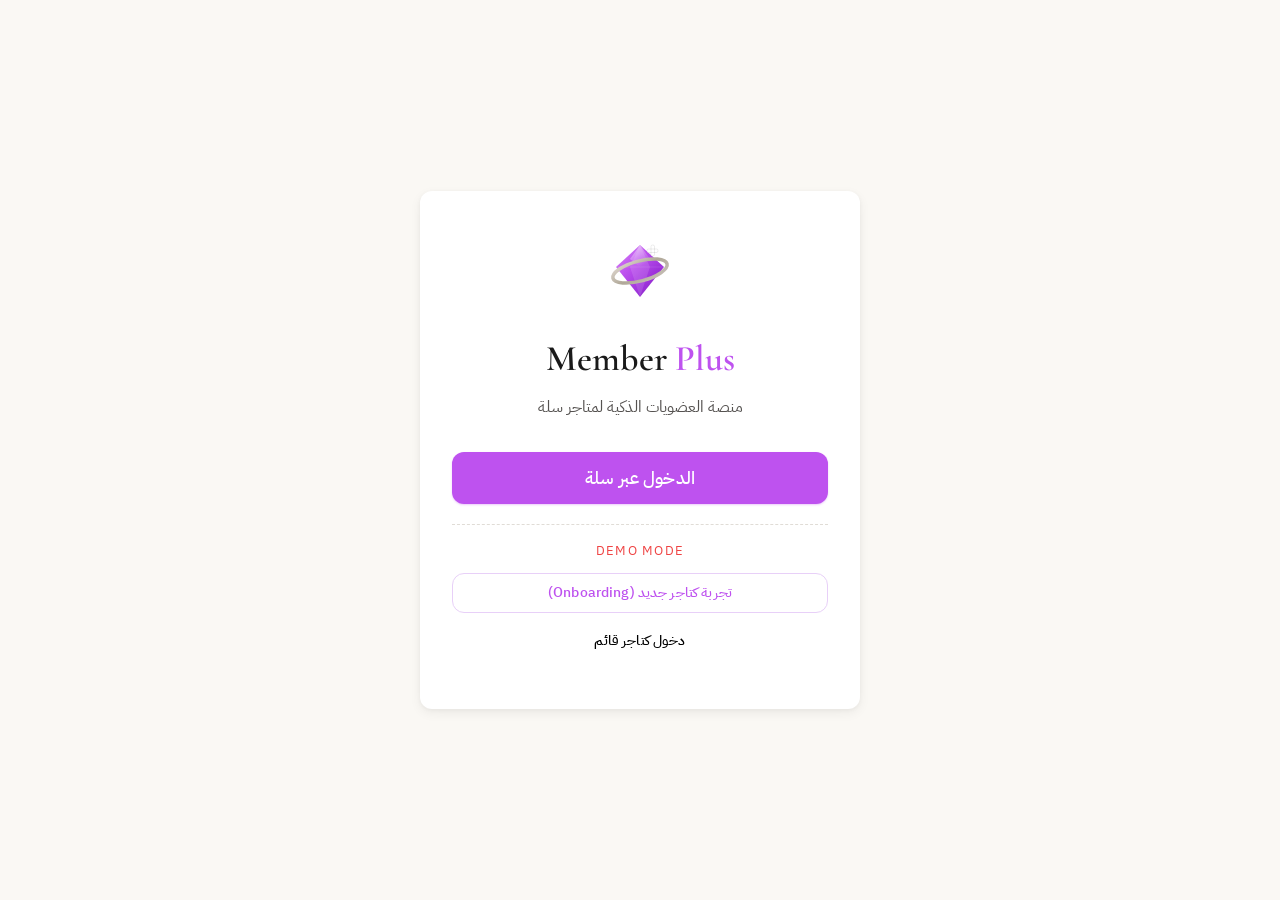
<file: frontend/offers.html>
<!DOCTYPE html>
<html lang="ar" dir="rtl">
<head>
    <meta charset="UTF-8">
    <meta name="viewport" content="width=device-width, initial-scale=1.0">
    <title>العروض الخاصة — Member Plus</title>
    <link rel="stylesheet" href="styles.css">
    <style>
        .coupon-tabs { display: flex; gap: var(--space-2); margin-bottom: var(--space-5); border-bottom: 1px solid var(--color-border); padding-bottom: var(--space-3); }
        .coupon-tab { background: transparent; border: none; font: inherit; font-size: var(--font-size-sm); color: var(--color-text-secondary); cursor: pointer; padding: var(--space-2) var(--space-4); border-radius: var(--radius-md); }
        .coupon-tab--active { background: var(--c-purple-ll); color: var(--c-purple); font-weight: var(--font-weight-bold); }

        .coupon-form { background: var(--color-surface); border: 1px solid var(--color-border); border-radius: var(--radius-md); padding: var(--space-5); margin-bottom: var(--space-5); }
        .coupon-form__title { font-family: var(--font-display); font-size: var(--font-size-lg); font-weight: 600; margin-bottom: var(--space-4); }

        .coupon-list-item { background: var(--color-surface); border: 1px solid var(--color-border); border-radius: var(--radius-md); padding: var(--space-4); margin-bottom: var(--space-3); display: flex; align-items: center; gap: var(--space-4); }
        .coupon-list-item__icon { font-size: 28px; }
        .coupon-list-item__body { flex: 1; }
        .coupon-list-item__name { font-weight: var(--font-weight-bold); margin-bottom: var(--space-1); }
        .coupon-list-item__meta { font-size: var(--font-size-xs); color: var(--color-text-secondary); }
        .coupon-list-item__code { font-family: monospace; font-size: var(--font-size-sm); color: var(--c-purple); background: var(--c-purple-ll); padding: var(--space-1) var(--space-3); border-radius: var(--radius-md); }

        .coupon-status { display: inline-block; font-size: var(--font-size-xs); padding: var(--space-1) var(--space-3); border-radius: var(--radius-pill); font-weight: var(--font-weight-bold); }
        .coupon-status--active { background: var(--c-success-50); color: var(--c-success-700); }
        .coupon-status--draft { background: var(--c-warning-50); color: var(--c-gold); }
        .coupon-status--expired { background: var(--color-surface-muted); color: var(--color-text-secondary); }
        .coupon-status--used { background: var(--c-purple-ll); color: var(--c-purple); }

        .blocked-state { background: var(--c-warning-50); border: 1px solid var(--c-gold); border-radius: var(--radius-md); padding: var(--space-5); text-align: center; }
        .blocked-state__title { font-weight: var(--font-weight-bold); margin-bottom: var(--space-2); }
        .blocked-state__desc { font-size: var(--font-size-sm); color: var(--color-text-secondary); margin-bottom: var(--space-4); }
    </style>
</head>
<body>
    <div class="app-shell">
        <aside class="sidebar" id="sidebar">
            <div class="sidebar__store">
                <div style="display:flex;align-items:center;gap:var(--space-3);margin-bottom:var(--space-3);">
                    <img src="assets/logo.svg" alt="" style="height:28px">
                    <span style="font-size:var(--font-size-sm);color:rgba(255,255,255,0.7);">Member Plus</span>
                </div>
                <div class="sidebar__store-name" id="store-name">—</div>
                <div class="sidebar__trial" id="trial-line">—</div>
            </div>
            <nav class="sidebar__nav">
            </nav>
            <div class="sidebar__footer">
                <button class="sidebar__link" id="logout-btn" type="button"><span class="icon">⎋</span> تسجيل خروج</button>
            </div>
        </aside>
        <div class="sidebar__overlay" id="sidebar-overlay"></div>

        <div class="app-main">
            <header class="app-topbar">
                <div style="display:flex;align-items:center;gap:var(--space-3);">
                    <button class="sidebar__toggle" id="sidebar-toggle" type="button">☰</button>
                    <span class="app-topbar__title">العروض الخاصة</span>
                </div>
                <button class="btn btn--primary" id="create-btn" type="button" style="font-size:var(--font-size-sm);">+ إنشاء عرض</button>
            </header>

            <main class="container">
                <div id="state-loading"><div class="skeleton skeleton--block" style="height:60px;margin-bottom:var(--space-3)"></div><div class="skeleton skeleton--block" style="height:80px;margin-bottom:var(--space-3)"></div><div class="skeleton skeleton--block" style="height:80px"></div></div>
                <div id="state-error" hidden><div class="empty"><div class="empty__icon">⚠️</div><div class="empty__title">تعذّر تحميل العروض</div><p class="empty__body" id="err-body"></p><button class="btn btn--primary" id="err-retry" type="button">إعادة المحاولة</button></div></div>

                <!-- Blocked state: benefit is OFF -->
                <div id="state-blocked" hidden>
                    <div class="blocked-state">
                        <div class="blocked-state__title">💎 ميزة العروض الخاصة معطّلة</div>
                        <div class="blocked-state__desc">فعّل ميزة "العروض الخاصة" من صفحة المزايا لإنشاء عروض جديدة.</div>
                    </div>
                    <!-- History still visible when blocked -->
                    <h3 style="margin-top:var(--space-6);margin-bottom:var(--space-3);font-family:var(--font-display);">سجل العروض السابقة</h3>
                    <div id="blocked-history"></div>
                </div>

                <div id="state-empty" hidden><div class="empty"><div class="empty__icon">💎</div><div class="empty__title">لا توجد عروض بعد</div><p class="empty__body">أنشئ أول عرض خاص لأعضائك — سيظهر هنا فور إنشائه.</p></div></div>

                <div id="state-data" hidden>
                    <!-- Create form (hidden by default, shown when + button clicked) -->
                    <div id="create-form" hidden>
                        <div class="coupon-form">
                            <div class="coupon-form__title">إنشاء عرض جديد</div>
                            <div class="row">
                                <div class="field"><label>نوع العرض</label>
                                    <select class="input" id="coupon-type">
                                        <option value="pct_all">نسبة خصم على الكل</option>
                                        <option value="pct_category">نسبة خصم على فئة</option>
                                        <option value="fixed">قيمة ثابتة</option>
                                    </select>
                                </div>
                                <div class="field"><label>القيمة</label><input class="input" type="number" id="coupon-value" min="1" placeholder="25"></div>
                            </div>
                            <div class="row">
                                <div class="field"><label>الوصف (عربي)</label><input class="input" id="coupon-desc-ar" placeholder="خصم 25% على الإكسسوارات"></div>
                                <div class="field"><label>Description (EN)</label><input class="input" id="coupon-desc-en" placeholder="25% off accessories"></div>
                            </div>
                            <div style="display:flex;gap:var(--space-3);margin-top:var(--space-4);">
                                <button class="btn btn--primary" id="save-coupon" type="button">حفظ كمسودة</button>
                                <button class="btn btn--secondary" id="schedule-coupon" type="button">جدولة للشهر القادم</button>
                                <button class="btn btn--ghost" id="cancel-create" type="button">إلغاء</button>
                            </div>
                        </div>
                    </div>

                    <!-- Tabs -->
                    <div class="coupon-tabs">
                        <button class="coupon-tab coupon-tab--active" data-tab="active">الشهر الحالي</button>
                        <button class="coupon-tab" data-tab="scheduled">المجدولة</button>
                        <button class="coupon-tab" data-tab="history">السجل</button>
                    </div>

                    <div id="coupon-list"></div>
                </div>
            </main>
        </div>
    </div>

    <script src="app.js"></script>
    <script>
        MP.requireAuth();
        let currentTab = 'active';

        document.getElementById('sidebar-toggle').addEventListener('click', () => document.getElementById('sidebar').classList.toggle('is-open'));
        document.getElementById('sidebar-overlay').addEventListener('click', () => document.getElementById('sidebar').classList.remove('is-open'));
        document.getElementById('logout-btn').addEventListener('click', MP.logout);
        document.getElementById('err-retry').addEventListener('click', load);

        document.querySelectorAll('.sidebar__nav a').forEach(a => {
            a.addEventListener('click', (e) => {
                const t = MP.getToken();
                if (t && !a.href.includes('token=')) { e.preventDefault(); window.location.href = a.href + (a.href.includes('?') ? '&' : '?') + 'token=' + t; }
            });
        });

        // Create form toggle
        document.getElementById('create-btn').addEventListener('click', () => {
            document.getElementById('create-form').hidden = !document.getElementById('create-form').hidden;
        });
        document.getElementById('cancel-create').addEventListener('click', () => {
            document.getElementById('create-form').hidden = true;
        });
        document.getElementById('save-coupon').addEventListener('click', () => {
            MP.toast('تم حفظ العرض كمسودة', 'success');
            document.getElementById('create-form').hidden = true;
        });
        document.getElementById('schedule-coupon').addEventListener('click', () => {
            MP.toast('تم جدولة العرض للشهر القادم', 'success');
            document.getElementById('create-form').hidden = true;
        });

        // Tabs
        document.querySelectorAll('.coupon-tab').forEach(tab => {
            tab.addEventListener('click', () => {
                document.querySelectorAll('.coupon-tab').forEach(t => t.classList.remove('coupon-tab--active'));
                tab.classList.add('coupon-tab--active');
                currentTab = tab.dataset.tab;
                renderCoupons();
            });
        });

        function show(w) { ['state-loading','state-error','state-blocked','state-empty','state-data'].forEach(id => { document.getElementById(id).hidden = id !== w; }); }

        // Mock coupon data
        const mockCoupons = [
            {id: 'c1', type: 'pct_all', value: 25, desc_ar: 'خصم 25% على الكل', desc_en: '25% off everything', code: 'GIFT-A8F2K3', status: 'active', month: '2026-04', expires: '2026-04-30'},
            {id: 'c2', type: 'fixed', value: 50, desc_ar: 'خصم 50 ر.س', desc_en: '50 SAR off', code: 'GIFT-B7X1M9', status: 'scheduled', month: '2026-05', expires: '2026-05-31'},
            {id: 'c3', type: 'pct_category', value: 15, desc_ar: 'خصم 15% على الإكسسوارات', desc_en: '15% off accessories', code: 'GIFT-C4P2Q7', status: 'used', month: '2026-03', expires: '2026-03-31'},
            {id: 'c4', type: 'pct_all', value: 20, desc_ar: 'خصم 20% على الكل', desc_en: '20% off everything', code: 'GIFT-D9R3S1', status: 'expired', month: '2026-02', expires: '2026-02-28'},
        ];

        async function load() {
            show('state-loading');
            try {
                const ov = await MP.api('/api/v1/merchant/overview');
                document.getElementById('store-name').textContent = ov.store_name || '—';
                if (ov.status === 'trial' && ov.trial_ends_at) {
                    const days = Math.max(0, Math.ceil((new Date(ov.trial_ends_at) - new Date()) / 86400000));
                    document.getElementById('trial-line').textContent = days + ' يوم تجربة متبقي';
                } else {
                    document.getElementById('trial-line').textContent = ov.status === 'active' ? 'نشط' : ov.status;
                }

                // TODO: Check if benefit is enabled. For now, show data.
                renderCoupons();
                show('state-data');
            } catch (err) {
                document.getElementById('err-body').textContent = MP.errorMessage(err, 'ar');
                show('state-error');
            }
        }

        function renderCoupons() {
            let filtered = mockCoupons;
            if (currentTab === 'active') filtered = mockCoupons.filter(c => c.status === 'active');
            else if (currentTab === 'scheduled') filtered = mockCoupons.filter(c => c.status === 'scheduled');
            else filtered = mockCoupons; // history = all

            const container = document.getElementById('coupon-list');
            if (filtered.length === 0) {
                container.innerHTML = '<div class="empty" style="padding:var(--space-6);"><div class="empty__icon">💎</div><div class="empty__title">لا توجد عروض في هذا القسم</div></div>';
                return;
            }

            const statusLabels = {active: 'نشط', scheduled: 'مجدول', used: 'مستخدم', expired: 'منتهي', draft: 'مسودة'};
            const statusClasses = {active: 'coupon-status--active', scheduled: 'coupon-status--draft', used: 'coupon-status--used', expired: 'coupon-status--expired', draft: 'coupon-status--draft'};
            const typeLabels = {pct_all: 'نسبة على الكل', pct_category: 'نسبة على فئة', fixed: 'قيمة ثابتة'};

            container.innerHTML = filtered.map(c => `
                <div class="coupon-list-item">
                    <div class="coupon-list-item__icon">💎</div>
                    <div class="coupon-list-item__body">
                        <div class="coupon-list-item__name">${c.desc_ar}</div>
                        <div class="coupon-list-item__meta">${typeLabels[c.type] || c.type} · ${c.month} · ينتهي ${c.expires}</div>
                    </div>
                    <span class="coupon-list-item__code">${c.code}</span>
                    <span class="coupon-status ${statusClasses[c.status] || ''}">${statusLabels[c.status] || c.status}</span>
                </div>
            `).join('');
        }

        load();
    </script>
</body>
</html>
</file>
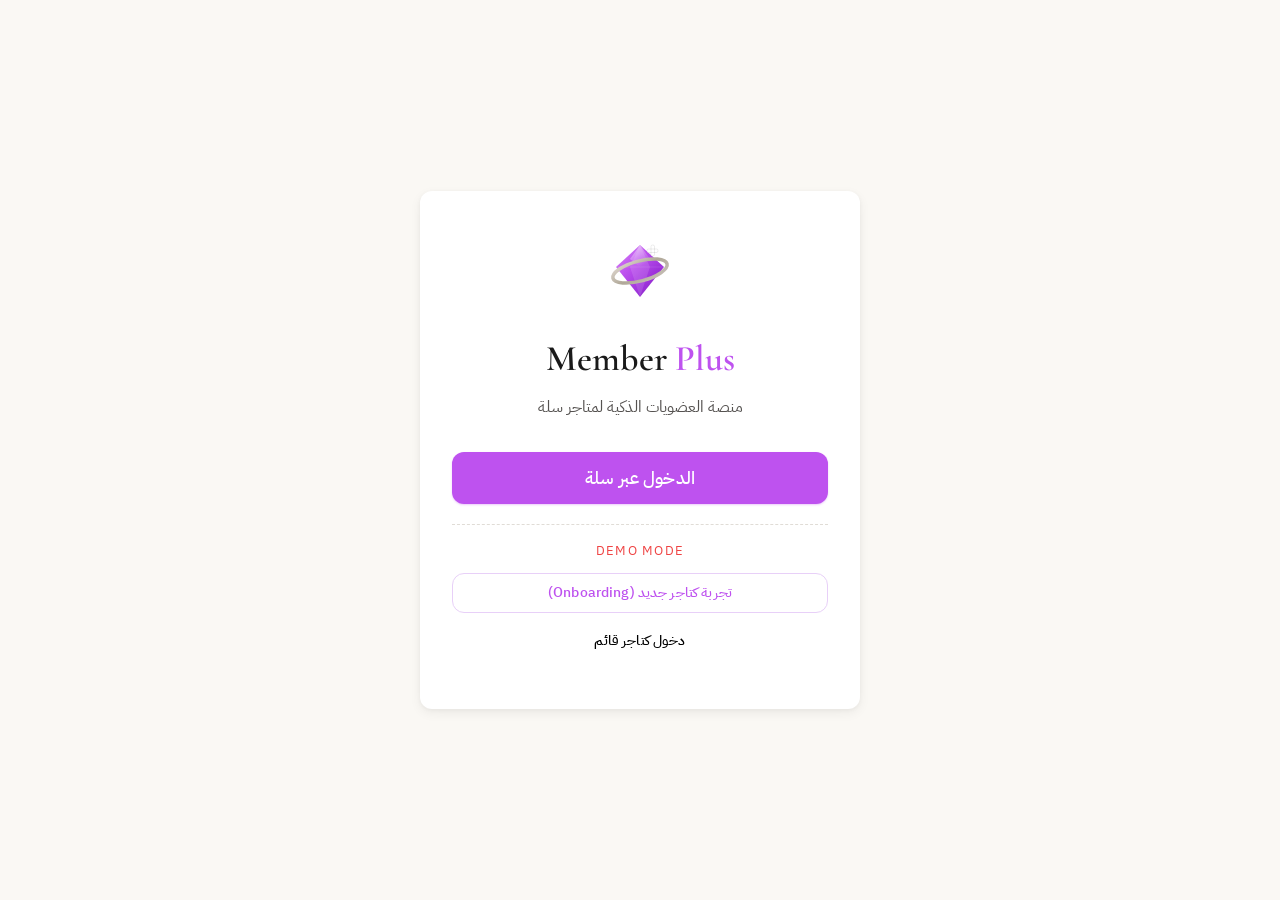
<file: frontend/plans.html>
<!DOCTYPE html>
<html lang="ar" dir="rtl">
<head>
    <meta charset="UTF-8">
    <meta name="viewport" content="width=device-width, initial-scale=1.0">
    <title>إعدادات العضوية — Member Plus</title>
    <link rel="stylesheet" href="styles.css">
    <style>
        .section-title { font-family: var(--font-display); font-size: var(--font-size-xl); font-weight: 600; margin-bottom: var(--space-4); padding-bottom: var(--space-3); border-bottom: 1px solid var(--color-border); display: flex; justify-content: space-between; align-items: center; }
        .plans-row { display: grid; grid-template-columns: 1fr 1fr; gap: var(--space-4); margin-bottom: var(--space-6); }
        @media (max-width: 700px) { .plans-row { grid-template-columns: 1fr; } }
        .plan-card { background: var(--color-surface); border: 2px solid var(--color-border); border-radius: var(--radius-md); padding: var(--space-5); }
        .plan-card--silver { border-color: var(--c-silver); }
        .plan-card--gold { border-color: var(--c-gold); }
        .plan-card__tier { font-size: var(--font-size-xs); text-transform: uppercase; letter-spacing: 0.12em; font-weight: var(--font-weight-bold); margin-bottom: var(--space-2); }
        .plan-card--silver .plan-card__tier { color: #6B6560; }
        .plan-card--gold .plan-card__tier { color: var(--c-gold); }
        .plan-card__name { font-family: var(--font-display); font-size: var(--font-size-lg); font-weight: 600; margin-bottom: var(--space-3); }
        .plan-card__price { font-family: var(--font-display); font-size: var(--font-size-2xl); font-weight: 700; color: var(--c-purple); }
        .plan-card__price small { font-size: var(--font-size-sm); opacity: 0.7; }
        .plan-card__detail { display: flex; gap: var(--space-4); margin-top: var(--space-3); }
        .plan-card__stat-label { font-size: var(--font-size-xs); color: var(--color-text-secondary); }
        .plan-card__stat-value { font-weight: var(--font-weight-bold); font-size: var(--font-size-sm); }
        .benefit-row { display: flex; align-items: center; gap: var(--space-4); padding: var(--space-4); background: var(--color-surface); border: 1px solid var(--color-border); border-radius: var(--radius-md); margin-bottom: var(--space-3); }
        .benefit-row__icon { font-size: 22px; flex-shrink: 0; }
        .benefit-row__info { flex: 1; }
        .benefit-row__title { font-weight: var(--font-weight-bold); font-size: var(--font-size-sm); }
        .benefit-row__desc { font-size: var(--font-size-xs); color: var(--color-text-secondary); margin-top: 2px; }
        .benefit-row__tiers { display: flex; gap: var(--space-1); margin-top: var(--space-1); }
        .tp { font-size: 11px; padding: 1px 5px; border-radius: var(--radius-pill); font-weight: var(--font-weight-bold); }
        .tp-s { background: #e8eaf6; color: #6B6560; }
        .tp-g { background: #fff8e1; color: var(--c-gold); }
        .quota-row { display: grid; grid-template-columns: 1fr 1fr; gap: var(--space-3); margin-top: var(--space-3); width: 100%; }
        .quota-box { background: var(--color-surface-muted); border-radius: var(--radius-md); padding: var(--space-3); text-align: center; }
        .quota-box__value { font-size: var(--font-size-xl); font-weight: var(--font-weight-bold); color: var(--c-purple); }
        .quota-box input { text-align: center; font-size: var(--font-size-lg); font-weight: var(--font-weight-bold); max-width: 70px; margin: 0 auto; display: block; }
        .mgmt-cards { display: grid; grid-template-columns: 1fr 1fr; gap: var(--space-4); }
        @media (max-width: 700px) { .mgmt-cards { grid-template-columns: 1fr; } }
        .mgmt-card { background: var(--color-surface); border: 1px solid var(--color-border); border-radius: var(--radius-md); padding: var(--space-5); display: flex; align-items: center; gap: var(--space-4); text-decoration: none; color: inherit; transition: border-color var(--motion-fast); }
        .mgmt-card:hover { border-color: var(--c-purple); text-decoration: none; }
        .mgmt-card__icon { font-size: 28px; }
        .mgmt-card__title { font-weight: var(--font-weight-bold); margin-bottom: 2px; }
        .mgmt-card__desc { font-size: var(--font-size-xs); color: var(--color-text-secondary); }
        .mgmt-card__arrow { margin-inline-start: auto; color: var(--color-text-secondary); }
        .disclaimer { background: var(--c-warning-50); border: 1px solid var(--c-gold); border-radius: var(--radius-md); padding: var(--space-3) var(--space-4); font-size: var(--font-size-xs); margin-bottom: var(--space-5); line-height: 1.7; color: var(--color-text-secondary); }

        /* Toggle switch */
        .benefit-row label input:checked + span { background: var(--c-purple) !important; }
        .benefit-row label input:checked ~ .toggle-knob { transform: translateX(-20px); }
        [dir="ltr"] .benefit-row label input:checked ~ .toggle-knob { transform: translateX(20px); }
    </style>
</head>
<body>
    <div class="app-shell">
        <aside class="sidebar" id="sidebar">
            <div class="sidebar__store">
                <div style="display:flex;align-items:center;gap:var(--space-3);margin-bottom:var(--space-3);"><img src="assets/logo.svg" alt="" style="height:28px"><span style="font-size:var(--font-size-sm);color:rgba(255,255,255,0.7);">Member Plus</span></div>
                <div class="sidebar__store-name" id="store-name">—</div>
                <div class="sidebar__trial" id="trial-line">—</div>
            </div>
            <nav class="sidebar__nav">
                <a class="sidebar__link" href="dashboard.html"><span class="icon" aria-hidden="true">📊</span> لوحة التحكم</a>
                <a class="sidebar__link" href="plans.html" aria-current="page"><span class="icon" aria-hidden="true">🏷️</span> إعدادات العضوية</a>
                <a class="sidebar__link" href="promotions.html"><span class="icon" aria-hidden="true">🎁</span> الهدية الشهرية</a>
                <a class="sidebar__link" href="members.html"><span class="icon" aria-hidden="true">👥</span> الأعضاء</a>
                <a class="sidebar__link" href="activity.html"><span class="icon" aria-hidden="true">📋</span> سجل النشاط</a>
                <a class="sidebar__link" href="settings.html"><span class="icon" aria-hidden="true">⚙️</span> الإعدادات</a>
            </nav>
            <div class="sidebar__footer"><button class="sidebar__link" id="logout-btn" type="button"><span class="icon" aria-hidden="true">⎋</span> تسجيل خروج</button></div>
        </aside>
        <div class="sidebar__overlay" id="sidebar-overlay"></div>
        <div class="app-main">
            <header class="app-topbar">
                <div style="display:flex;align-items:center;gap:var(--space-3);"><button class="sidebar__toggle" id="sidebar-toggle" type="button" aria-label="فتح القائمة">☰</button><span class="app-topbar__title">إعدادات العضوية</span></div>
            </header>
            <main class="container">
                <div id="state-loading"><div class="skeleton skeleton--block" style="height:180px;margin-bottom:var(--space-4)"></div><div class="skeleton skeleton--block" style="height:300px"></div></div>
                <div id="state-error" hidden><div class="empty"><div class="empty__icon">⚠️</div><div class="empty__title">تعذّر تحميل الإعدادات</div><p class="empty__body" id="err-body"></p><button class="btn btn--primary" id="err-retry">إعادة المحاولة</button></div></div>
                <div id="state-empty" hidden><div class="empty"><div class="empty__icon">🏷️</div><div class="empty__title">لم يتم إعداد الخطط بعد</div><p class="empty__body">أكمل معالج الإعداد لإنشاء باقتي الفضية والذهبية.</p><a class="btn btn--primary" href="wizard.html">إكمال الإعداد</a></div></div>
                <div id="state-data" hidden></div>
            </main>
        </div>
    </div>
    <script src="app.js"></script>
    <script>
        MP.requireAuth();
        let plansData = [];
        let sq = { silver: 2, gold: 4 };
        let sqOrig = { silver: 2, gold: 4 };
        let disc = { silver: 10, gold: 25 };
        let discOrig = { silver: 10, gold: 25 };

        document.getElementById('sidebar-toggle').addEventListener('click', () => document.getElementById('sidebar').classList.toggle('is-open'));
        document.getElementById('sidebar-overlay').addEventListener('click', () => document.getElementById('sidebar').classList.remove('is-open'));
        document.getElementById('logout-btn').addEventListener('click', MP.logout);
        document.getElementById('err-retry').addEventListener('click', load);
        document.querySelectorAll('.sidebar__nav a').forEach(a => { a.addEventListener('click', (e) => { const t = MP.getToken(); if (t && !a.href.includes('token=')) { e.preventDefault(); window.location.href = a.href + (a.href.includes('?') ? '&' : '?') + 'token=' + t; } }); });

        function show(w) { ['state-loading','state-error','state-empty','state-data'].forEach(id => { document.getElementById(id).hidden = id !== w; }); }

        async function load() {
            show('state-loading');
            try {
                const [plans, ov] = await Promise.all([MP.api('/api/v1/merchant/plans'), MP.api('/api/v1/merchant/overview')]);
                document.getElementById('store-name').textContent = ov.store_name || '—';
                if (ov.status === 'trial' && ov.trial_ends_at) { const d = Math.max(0, Math.ceil((new Date(ov.trial_ends_at) - new Date()) / 86400000)); document.getElementById('trial-line').textContent = d + ' يوم تجربة متبقي'; }
                else { document.getElementById('trial-line').textContent = ov.status === 'active' ? 'نشط' : ov.status; }
                if (!plans.plans || !plans.plans.length) { show('state-empty'); return; }
                plansData = plans.plans;
                plansData.forEach(p => { sq[p.tier] = p.free_shipping_uses; });
                sqOrig = { ...sq };
                render();
                show('state-data');
            } catch (err) { document.getElementById('err-body').textContent = MP.errorMessage(err, 'ar'); show('state-error'); }
        }

        function render() {
            const token = MP.getToken();
            let h = '';

            // ── الباقات ──
            h += '<div class="section-title">الباقات</div>';
            h += '<div class="disclaimer">التغييرات تُطبَّق على العملاء الجدد فقط. العملاء الحاليون يستمرون على إعداداتهم الحالية.</div>';
            h += '<div class="plans-row">';
            plansData.forEach(p => {
                const cycleLabel = p.billing_cycle === 'yearly' ? 'سنوي' : 'شهري';
                const cycleUnit = p.billing_cycle === 'yearly' ? 'ر.س/سنة' : 'ر.س/شهر';
                h += '<div class="plan-card plan-card--' + p.tier + '">'
                    + '<div style="display:flex;justify-content:space-between;align-items:center;margin-bottom:var(--space-3);">'
                    + '<div class="plan-card__tier">' + (p.tier === 'gold' ? 'الذهبية' : 'الفضية') + '</div>'
                    + '<button class="btn btn--ghost edit-plan-btn" data-tier="' + p.tier + '" style="font-size:var(--font-size-xs);padding:2px 10px;">✏️ تعديل</button>'
                    + '</div>'
                    + '<div class="plan-card__name">' + p.display_name_ar + '</div>'
                    // Read-only display
                    + '<div class="plan-display-' + p.tier + '">'
                    + '<div class="plan-card__price">' + p.price + ' <small>' + cycleUnit + '</small></div>'
                    + '<div style="font-size:var(--font-size-xs);color:var(--color-text-secondary);margin-top:var(--space-2);">دورة الفوترة: ' + cycleLabel + '</div>'
                    + '</div>'
                    // Edit form — hidden
                    + '<div class="plan-form-' + p.tier + '" style="display:none;margin-top:var(--space-3);">'
                    + '<div style="margin-bottom:var(--space-3);"><label style="font-size:var(--font-size-xs);color:var(--color-text-secondary);">السعر (ر.س)</label><input type="number" class="input plan-price-inp" data-tier="' + p.tier + '" min="0" step="0.01" value="' + p.price + '" style="margin-top:4px;"></div>'
                    + '<div style="margin-bottom:var(--space-3);"><label style="font-size:var(--font-size-xs);color:var(--color-text-secondary);">دورة الفوترة</label><select class="input plan-cycle-inp" data-tier="' + p.tier + '" style="margin-top:4px;"><option value="monthly"' + (p.billing_cycle !== 'yearly' ? ' selected' : '') + '>شهري</option><option value="yearly"' + (p.billing_cycle === 'yearly' ? ' selected' : '') + '>سنوي</option></select></div>'
                    + '<div style="display:flex;gap:var(--space-2);"><button class="btn btn--primary save-plan-btn" data-tier="' + p.tier + '" style="flex:1;font-size:var(--font-size-xs);">حفظ</button><button class="btn btn--ghost cancel-plan-btn" data-tier="' + p.tier + '" style="font-size:var(--font-size-xs);">إلغاء</button></div>'
                    + '</div>'
                    + '</div>';
            });
            h += '</div>';

            // ── الخصم والشحن — per-tier cards ──
            const sp = plansData.find(p => p.tier === 'silver');
            const gp = plansData.find(p => p.tier === 'gold');
            const sd = sp ? parseFloat(sp.discount_pct) : 10;
            const gd = gp ? parseFloat(gp.discount_pct) : 25;
            disc = {silver: sd, gold: gd};

            h += '<div class="section-title">الخصم والشحن</div>';
            h += '<div class="disclaimer">كل باقة لها إعداداتها المستقلة. التعديل على باقة لا يؤثر على الأخرى.</div>';
            h += '<div class="plans-row">';

            // Per-tier config cards
            [{tier:'silver', label:'الفضية', cls:'tp-s', disc:disc.silver, ship:sq.silver},
             {tier:'gold', label:'الذهبية', cls:'tp-g', disc:disc.gold, ship:sq.gold}].forEach(t => {
                h += '<div class="plan-card plan-card--' + t.tier + '" style="padding:var(--space-5);">'
                    + '<div class="plan-card__tier">' + t.label + '</div>';

                // Discount — read-only
                h += '<div style="margin-top:var(--space-4);padding:var(--space-3);background:var(--color-surface-muted);border-radius:var(--radius-md);">'
                    + '<div style="display:flex;justify-content:space-between;align-items:center;margin-bottom:var(--space-2);">'
                    + '<span style="font-size:var(--font-size-sm);font-weight:var(--font-weight-medium);">🏷️ الخصم</span>'
                    + '<button class="btn btn--ghost edit-tier-disc" data-tier="' + t.tier + '" style="font-size:var(--font-size-xs);padding:2px 10px;">✏️</button>'
                    + '</div>'
                    + '<div class="disc-display-' + t.tier + '"><span style="font-family:var(--font-display);font-size:var(--font-size-xl);font-weight:700;color:var(--c-purple);">' + t.disc + '%</span><div style="font-size:var(--font-size-xs);color:var(--color-text-secondary);margin-top:2px;">على جميع الطلبات</div></div>'
                    + '<div class="disc-form-' + t.tier + '" style="display:none;">'
                    + '<div style="margin-bottom:var(--space-2);"><label style="font-size:var(--font-size-xs);color:var(--color-text-secondary);">النسبة (%)</label><input type="number" class="input disc-pct" data-tier="' + t.tier + '" min="0" max="100" value="' + t.disc + '" style="margin-top:4px;"></div>'
                    + '<div style="margin-bottom:var(--space-2);"><label style="font-size:var(--font-size-xs);color:var(--color-text-secondary);">يُطبّق على</label><select class="input disc-scope" data-tier="' + t.tier + '" style="margin-top:4px;"><option value="all">جميع الطلبات</option><option value="limited">عدد محدود/شهر</option></select></div>'
                    + '<div class="disc-limit-' + t.tier + '" style="display:none;margin-bottom:var(--space-2);"><label style="font-size:var(--font-size-xs);color:var(--color-text-secondary);">عدد الطلبات/شهر</label><input type="number" class="input disc-limit-inp" data-tier="' + t.tier + '" min="1" value="5" style="margin-top:4px;"></div>'
                    + '<div style="display:flex;gap:var(--space-2);"><button class="btn btn--primary save-tier-disc" data-tier="' + t.tier + '" style="flex:1;font-size:var(--font-size-xs);">حفظ</button><button class="btn btn--ghost cancel-tier-disc" data-tier="' + t.tier + '" style="font-size:var(--font-size-xs);">إلغاء</button></div>'
                    + '</div>'
                    + '</div>';

                // Shipping — read-only
                h += '<div style="margin-top:var(--space-3);padding:var(--space-3);background:var(--color-surface-muted);border-radius:var(--radius-md);">'
                    + '<div style="display:flex;justify-content:space-between;align-items:center;margin-bottom:var(--space-2);">'
                    + '<span style="font-size:var(--font-size-sm);font-weight:var(--font-weight-medium);">🚚 الشحن المجاني</span>'
                    + '<button class="btn btn--ghost edit-tier-ship" data-tier="' + t.tier + '" style="font-size:var(--font-size-xs);padding:2px 10px;">✏️</button>'
                    + '</div>'
                    + '<div class="ship-display-' + t.tier + '"><span style="font-family:var(--font-display);font-size:var(--font-size-xl);font-weight:700;color:var(--c-purple);">' + t.ship + '</span><span style="font-size:var(--font-size-sm);color:var(--color-text-secondary);"> مرات/شهر</span></div>'
                    + '<div class="ship-form-' + t.tier + '" style="display:none;">'
                    + '<div style="margin-bottom:var(--space-2);"><label style="font-size:var(--font-size-xs);color:var(--color-text-secondary);">عدد المرات/شهر</label><input type="number" class="input ship-qty" data-tier="' + t.tier + '" min="0" value="' + t.ship + '" style="margin-top:4px;"></div>'
                    + '<div style="display:flex;gap:var(--space-2);"><button class="btn btn--primary save-tier-ship" data-tier="' + t.tier + '" style="flex:1;font-size:var(--font-size-xs);">حفظ</button><button class="btn btn--ghost cancel-tier-ship" data-tier="' + t.tier + '" style="font-size:var(--font-size-xs);">إلغاء</button></div>'
                    + '</div>'
                    + '</div>';

                h += '</div>';
            });
            h += '</div>';

            // ── المزايا — reordered: badge, gift, member price, early access ──
            h += '<div class="section-title">المزايا</div>';
            const features = [
                {id:'badge', icon:'⭐', name:'شارة العضوية', desc:'شارة مرئية تعرّف العميل كعضو', both:true, auto:true},
                {id:'gift', icon:'🎁', name:'الهدية الشهرية', desc:'كوبون حصري شهري — استخدام واحد', both:false, defaultOn:true, link:'promotions'},
                {id:'memberprice', icon:'💎', name:'خصم الأعضاء', desc:'سعر خاص على منتجات محددة', both:true, defaultOn:true},
                {id:'early', icon:'⚡', name:'الوصول للمنتجات', desc:'منتجات حصرية قبل الإطلاق', both:false, defaultOn:true},
            ];
            features.forEach(f => {
                const tiers = f.both ? '<span class="tp tp-s">ف</span><span class="tp tp-g">ذ</span>' : '<span class="tp tp-g">ذ</span>';
                h += '<div class="benefit-row">'
                    + '<div class="benefit-row__icon">' + f.icon + '</div>'
                    + '<div class="benefit-row__info"><div class="benefit-row__title">' + f.name + '</div><div class="benefit-row__desc">' + f.desc + '</div><div class="benefit-row__tiers">' + tiers + '</div></div>'
                    + '<div style="display:flex;align-items:center;gap:var(--space-3);">'
                    + (f.link ? '<a class="btn btn--ghost" href="' + f.link + '.html?token=' + token + '" style="font-size:var(--font-size-xs);padding:4px 12px;">إدارة →</a>' : '')
                    + (f.auto ? '<span style="font-size:var(--font-size-xs);color:var(--c-success-700);">تلقائي ✓</span>' : '<label style="position:relative;width:44px;height:24px;flex-shrink:0;cursor:pointer;"><input type="checkbox" id="plan-feat-' + f.id + '" ' + (f.defaultOn ? 'checked' : '') + ' style="opacity:0;width:0;height:0;position:absolute;"><span style="position:absolute;inset:0;background:var(--color-border);border-radius:var(--radius-pill);transition:background var(--motion-fast);cursor:pointer;"></span><span class="toggle-knob" style="position:absolute;width:18px;height:18px;border-radius:50%;background:#fff;top:3px;inset-inline-start:3px;transition:transform var(--motion-fast);box-shadow:0 1px 3px rgba(0,0,0,0.2);pointer-events:none;"></span></label>')
                    + '</div></div>';
            });

            document.getElementById('state-data').innerHTML = h;

            // ── Wire per-tier Discount edit/save/cancel ──
            document.querySelectorAll('.edit-tier-disc').forEach(btn => {
                btn.addEventListener('click', () => {
                    const t = btn.dataset.tier;
                    document.querySelector('.disc-display-' + t).style.display = 'none';
                    document.querySelector('.disc-form-' + t).style.display = 'block';
                    btn.style.display = 'none';
                });
            });
            document.querySelectorAll('.disc-scope').forEach(sel => {
                sel.addEventListener('change', () => {
                    const t = sel.dataset.tier;
                    document.querySelector('.disc-limit-' + t).style.display = sel.value === 'limited' ? 'block' : 'none';
                });
            });
            document.querySelectorAll('.save-tier-disc').forEach(btn => {
                btn.addEventListener('click', () => {
                    const t = btn.dataset.tier;
                    const val = Math.max(0, Number(document.querySelector('.disc-pct[data-tier="' + t + '"]').value) || 0);
                    const scope = document.querySelector('.disc-scope[data-tier="' + t + '"]').value;
                    const limitVal = document.querySelector('.disc-limit-inp[data-tier="' + t + '"]')?.value || '';
                    disc[t] = val;
                    const scopeText = scope === 'limited' ? 'على ' + limitVal + ' طلبات/شهر' : 'على جميع الطلبات';
                    document.querySelector('.disc-display-' + t).innerHTML = '<span style="font-family:var(--font-display);font-size:var(--font-size-xl);font-weight:700;color:var(--c-purple);">' + val + '%</span><div style="font-size:var(--font-size-xs);color:var(--color-text-secondary);margin-top:2px;">' + scopeText + '</div>';
                    document.querySelector('.disc-display-' + t).style.display = '';
                    document.querySelector('.disc-form-' + t).style.display = 'none';
                    document.querySelector('.edit-tier-disc[data-tier="' + t + '"]').style.display = '';
                    MP.toast('تم حفظ خصم ' + (t === 'gold' ? 'الذهبية' : 'الفضية'), 'success');
                });
            });
            document.querySelectorAll('.cancel-tier-disc').forEach(btn => {
                btn.addEventListener('click', () => {
                    const t = btn.dataset.tier;
                    document.querySelector('.disc-display-' + t).style.display = '';
                    document.querySelector('.disc-form-' + t).style.display = 'none';
                    document.querySelector('.edit-tier-disc[data-tier="' + t + '"]').style.display = '';
                });
            });

            // ── Wire per-tier Shipping edit/save/cancel ──
            document.querySelectorAll('.edit-tier-ship').forEach(btn => {
                btn.addEventListener('click', () => {
                    const t = btn.dataset.tier;
                    document.querySelector('.ship-display-' + t).style.display = 'none';
                    document.querySelector('.ship-form-' + t).style.display = 'block';
                    btn.style.display = 'none';
                });
            });
            document.querySelectorAll('.save-tier-ship').forEach(btn => {
                btn.addEventListener('click', () => {
                    const t = btn.dataset.tier;
                    const val = Math.max(0, Number(document.querySelector('.ship-qty[data-tier="' + t + '"]').value) || 0);
                    sq[t] = val;
                    document.querySelector('.ship-display-' + t).innerHTML = '<span style="font-family:var(--font-display);font-size:var(--font-size-xl);font-weight:700;color:var(--c-purple);">' + val + '</span><span style="font-size:var(--font-size-sm);color:var(--color-text-secondary);"> مرات/شهر</span>';
                    document.querySelector('.ship-display-' + t).style.display = '';
                    document.querySelector('.ship-form-' + t).style.display = 'none';
                    document.querySelector('.edit-tier-ship[data-tier="' + t + '"]').style.display = '';
                    MP.toast('تم حفظ شحن ' + (t === 'gold' ? 'الذهبية' : 'الفضية'), 'success');
                });
            });
            document.querySelectorAll('.cancel-tier-ship').forEach(btn => {
                btn.addEventListener('click', () => {
                    const t = btn.dataset.tier;
                    document.querySelector('.ship-display-' + t).style.display = '';
                    document.querySelector('.ship-form-' + t).style.display = 'none';
                    document.querySelector('.edit-tier-ship[data-tier="' + t + '"]').style.display = '';
                });
            });

            // ── Wire plan price/cycle edit ──
            document.querySelectorAll('.edit-plan-btn').forEach(btn => {
                btn.addEventListener('click', () => {
                    const t = btn.dataset.tier;
                    document.querySelector('.plan-display-' + t).style.display = 'none';
                    document.querySelector('.plan-form-' + t).style.display = 'block';
                    btn.style.display = 'none';
                });
            });
            document.querySelectorAll('.save-plan-btn').forEach(btn => {
                btn.addEventListener('click', () => {
                    const t = btn.dataset.tier;
                    const price = document.querySelector('.plan-price-inp[data-tier="' + t + '"]').value;
                    const cycle = document.querySelector('.plan-cycle-inp[data-tier="' + t + '"]').value;
                    const cycleLabel = cycle === 'yearly' ? 'سنوي' : 'شهري';
                    const cycleUnit = cycle === 'yearly' ? 'ر.س/سنة' : 'ر.س/شهر';
                    const display = document.querySelector('.plan-display-' + t);
                    display.innerHTML = '<div class="plan-card__price">' + price + ' <small>' + cycleUnit + '</small></div><div style="font-size:var(--font-size-xs);color:var(--color-text-secondary);margin-top:var(--space-2);">دورة الفوترة: ' + cycleLabel + '</div>';
                    display.style.display = '';
                    document.querySelector('.plan-form-' + t).style.display = 'none';
                    document.querySelector('.edit-plan-btn[data-tier="' + t + '"]').style.display = '';
                    MP.toast('تم حفظ ' + (t === 'gold' ? 'الذهبية' : 'الفضية') + ': ' + price + ' ' + cycleUnit, 'success');
                });
            });
            document.querySelectorAll('.cancel-plan-btn').forEach(btn => {
                btn.addEventListener('click', () => {
                    const t = btn.dataset.tier;
                    document.querySelector('.plan-display-' + t).style.display = '';
                    document.querySelector('.plan-form-' + t).style.display = 'none';
                    document.querySelector('.edit-plan-btn[data-tier="' + t + '"]').style.display = '';
                });
            });

            // ── Wire feature toggles ──
            document.querySelectorAll('[id^="plan-feat-"]').forEach(toggle => {
                toggle.addEventListener('change', () => {
                    const name = toggle.closest('.benefit-row').querySelector('.benefit-row__title').textContent;
                    MP.toast(toggle.checked ? 'تم تفعيل ' + name : 'تم تعطيل ' + name, toggle.checked ? 'success' : 'warning');
                });
            });
        }




        load();
    </script>
</body>
</html>
</file>
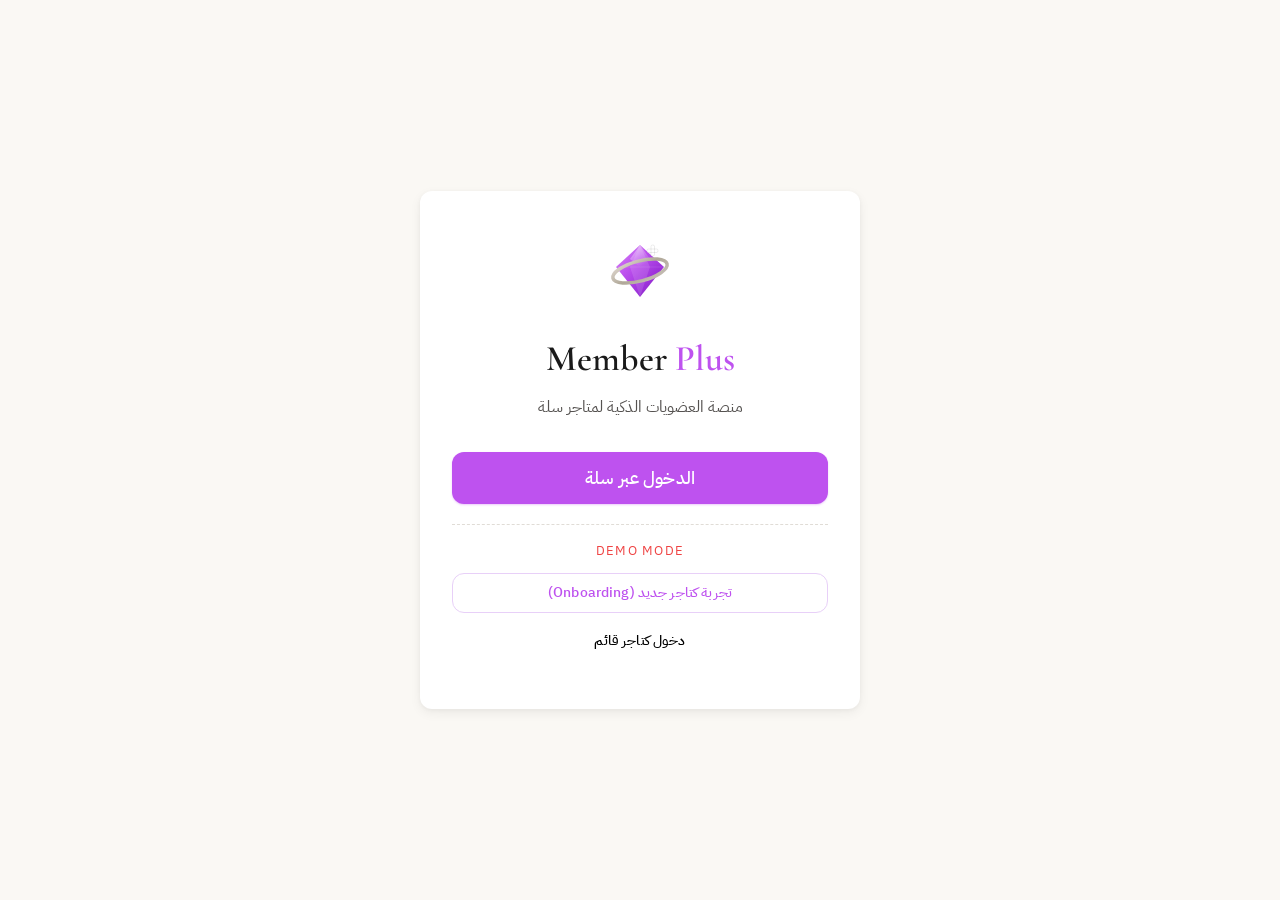
<file: frontend/promotions.html>
<!DOCTYPE html>
<html lang="ar" dir="rtl">
<head>
    <meta charset="UTF-8">
    <meta name="viewport" content="width=device-width, initial-scale=1.0">
    <title>الهدية الشهرية — Member Plus</title>
    <link rel="stylesheet" href="styles.css">
    <style>
        .summary-row { display: flex; gap: var(--space-3); margin-bottom: var(--space-6); }
        .summary-item { background: var(--color-surface); border: 1px solid var(--color-border); border-radius: var(--radius-md); padding: var(--space-3) var(--space-4); flex: 1; text-align: center; }
        .summary-item__value { font-family: var(--font-display); font-size: var(--font-size-xl); font-weight: 700; color: var(--c-purple); }
        .summary-item__label { font-size: var(--font-size-xs); color: var(--color-text-secondary); margin-top: 2px; }
        @media (max-width: 480px) { .summary-row { flex-wrap: wrap; } .summary-item { flex: 1 1 calc(50% - var(--space-3)); } }

        .gift-tabs { display: flex; gap: 0; margin-bottom: var(--space-5); border-bottom: 2px solid var(--color-border); }
        .gift-tab { background: transparent; border: none; font: inherit; font-size: var(--font-size-sm); color: var(--color-text-secondary); cursor: pointer; padding: var(--space-3) var(--space-5); position: relative; transition: color var(--motion-fast); }
        .gift-tab--active { color: var(--c-purple); font-weight: var(--font-weight-semibold); }
        .gift-tab--active::after { content: ''; position: absolute; bottom: -2px; inset-inline-start: 0; inset-inline-end: 0; height: 2px; background: var(--c-purple); }
        .gift-tab__count { display: inline-flex; align-items: center; justify-content: center; min-width: 20px; height: 20px; border-radius: var(--radius-pill); font-size: 11px; font-weight: var(--font-weight-bold); margin-inline-start: var(--space-2); padding: 0 6px; }
        .gift-tab--active .gift-tab__count { background: var(--c-purple-ll); color: var(--c-purple); }

        .gift-table { width: 100%; border-collapse: collapse; }
        .gift-table th { text-align: start; font-size: var(--font-size-xs); text-transform: uppercase; letter-spacing: var(--tracking-wide); color: var(--color-text-secondary); padding: var(--space-3) var(--space-4); border-bottom: 1px solid var(--color-border); font-weight: var(--font-weight-medium); }
        .gift-table td { padding: var(--space-4); border-bottom: 1px solid var(--color-border); font-size: var(--font-size-sm); vertical-align: middle; }
        .gift-table tbody tr { transition: background var(--motion-fast); }
        .gift-table tbody tr:hover { background: var(--color-surface-muted); }
        .gift-table tbody tr:last-child td { border-bottom: none; }

        .gift-status { display: inline-flex; align-items: center; gap: 6px; font-size: var(--font-size-xs); font-weight: var(--font-weight-semibold); padding: 3px 10px; border-radius: var(--radius-pill); }
        .gift-status--active { background: var(--c-success-50); color: var(--c-success-700); }
        .gift-status--scheduled { background: var(--c-warning-50); color: var(--c-warning-700); }
        .gift-status--expired { background: var(--color-surface-muted); color: var(--color-text-secondary); }
        .gift-status--paused { background: var(--c-danger-50); color: var(--c-danger-700); }

        .usage-bar { display: flex; align-items: center; gap: var(--space-2); }
        .usage-bar__track { flex: 1; height: 6px; background: var(--color-border); border-radius: var(--radius-pill); overflow: hidden; min-width: 60px; }
        .usage-bar__fill { height: 100%; background: var(--c-purple); border-radius: var(--radius-pill); }
        .usage-bar__text { font-size: var(--font-size-xs); color: var(--color-text-secondary); white-space: nowrap; }

        .create-bar { background: var(--color-surface); border: 1px solid var(--color-border); border-radius: var(--radius-md); padding: var(--space-5); margin-bottom: var(--space-5); }

        .warn-modal { position: fixed; inset: 0; z-index: 200; display: flex; align-items: center; justify-content: center; background: rgba(14,14,14,0.5); backdrop-filter: blur(4px); }
        .warn-modal__card { background: var(--color-surface); border-radius: var(--radius-lg); padding: var(--space-8); max-width: 440px; width: 90%; box-shadow: var(--shadow-xl); }
        .warn-modal__icon { font-size: 40px; text-align: center; margin-bottom: var(--space-4); }
        .warn-modal__title { font-family: var(--font-display); font-size: var(--font-size-xl); font-weight: var(--font-weight-semibold); text-align: center; margin-bottom: var(--space-3); }
        .warn-modal__desc { font-size: var(--font-size-sm); color: var(--color-text-secondary); text-align: center; line-height: 1.7; margin-bottom: var(--space-6); }
        .warn-modal__actions { display: flex; gap: var(--space-3); }
    </style>
</head>
<body>
    <div class="app-shell">
        <aside class="sidebar" id="sidebar">
            <div class="sidebar__store">
                <div style="display:flex;align-items:center;gap:var(--space-3);margin-bottom:var(--space-3);"><img src="assets/logo.svg" alt="" style="height:28px"><span style="font-size:var(--font-size-sm);color:rgba(255,255,255,0.7);">Member Plus</span></div>
                <div class="sidebar__store-name" id="store-name">—</div>
                <div class="sidebar__trial" id="trial-line">—</div>
            </div>
            <nav class="sidebar__nav">
                <a class="sidebar__link" href="dashboard.html"><span class="icon" aria-hidden="true">📊</span> لوحة التحكم</a>
                <a class="sidebar__link" href="plans.html"><span class="icon" aria-hidden="true">🏷️</span> إعدادات العضوية</a>
                <a class="sidebar__link" href="promotions.html" aria-current="page"><span class="icon" aria-hidden="true">🎁</span> الهدية الشهرية</a>
                <a class="sidebar__link" href="members.html"><span class="icon" aria-hidden="true">👥</span> الأعضاء</a>
                <a class="sidebar__link" href="activity.html"><span class="icon" aria-hidden="true">📋</span> سجل النشاط</a>
                <a class="sidebar__link" href="settings.html"><span class="icon" aria-hidden="true">⚙️</span> الإعدادات</a>
            </nav>
            <div class="sidebar__footer"><button class="sidebar__link" id="logout-btn" type="button"><span class="icon" aria-hidden="true">⎋</span> تسجيل خروج</button></div>
        </aside>
        <div class="sidebar__overlay" id="sidebar-overlay"></div>

        <div class="app-main">
            <header class="app-topbar">
                <div style="display:flex;align-items:center;gap:var(--space-3);"><button class="sidebar__toggle" id="sidebar-toggle" type="button" aria-label="فتح القائمة">☰</button><span class="app-topbar__title">الهدية الشهرية</span></div>
                <button class="btn btn--primary" id="create-btn" type="button" style="font-size:var(--font-size-sm);">+ إنشاء هدية</button>
            </header>

            <main class="container">
                <div id="state-loading"><div class="skeleton skeleton--block" style="height:60px;margin-bottom:var(--space-3)"></div><div class="skeleton skeleton--block" style="height:200px"></div></div>
                <div id="state-error" hidden><div class="empty"><div class="empty__icon">⚠️</div><div class="empty__title">تعذّر التحميل</div><p class="empty__body" id="err-body"></p><button class="btn btn--primary" id="err-retry">إعادة المحاولة</button></div></div>
                <div id="state-empty" hidden><div class="empty"><div class="empty__icon">🎁</div><div class="empty__title">لا توجد هدايا بعد</div><p class="empty__body">أنشئ أول هدية شهرية لأعضاء الباقة الذهبية.</p></div></div>

                <div id="state-data" hidden>
                    <div id="create-form" hidden>
                        <div class="create-bar">
                            <h3 style="font-family:var(--font-display);margin-bottom:var(--space-4);">إنشاء هدية جديدة</h3>
                            <div id="create-conflict" style="display:none;background:var(--c-warning-50);border:1px solid var(--c-gold);border-radius:var(--radius-md);padding:var(--space-3) var(--space-4);margin-bottom:var(--space-4);font-size:var(--font-size-sm);color:var(--c-warning-700);"></div>
                            <div class="row">
                                <div class="field"><label for="new-desc">الوصف (عربي)</label><input class="input" id="new-desc" placeholder="خصم 25% على الإكسسوارات"></div>
                                <div class="field"><label for="new-value">القيمة</label><input class="input" type="number" id="new-value" min="1" placeholder="25"></div>
                            </div>
                            <div style="display:flex;gap:var(--space-3);margin-top:var(--space-3);">
                                <button class="btn btn--primary" id="save-new">تفعيل للشهر الحالي</button>
                                <button class="btn btn--secondary" id="schedule-new">جدولة للشهر القادم</button>
                                <button class="btn btn--ghost" id="cancel-new">إلغاء</button>
                            </div>
                        </div>
                    </div>

                    <div class="summary-row" id="summary"></div>

                    <div class="gift-tabs" id="tabs"></div>

                    <div style="overflow-x:auto;">
                        <table class="gift-table">
                            <thead><tr>
                                <th>الشهر</th>
                                <th>الوصف</th>
                                <th>الاستخدام</th>
                                <th>الاسترداد</th>
                                <th>ينتهي</th>
                                <th>الحالة</th>
                                <th></th>
                            </tr></thead>
                            <tbody id="gift-tbody"></tbody>
                        </table>
                    </div>
                    <div class="pg-bar" id="gift-pagination"></div>
                </div>
            </main>
        </div>
    </div>

    <div id="pause-modal" style="display:none;"></div>

    <script src="app.js"></script>
    <script>
        function fmtDate(d) { if (!d) return '—'; return new Date(d).toLocaleDateString('en-US', {year:'numeric',month:'short',day:'numeric'}); }
        MP.requireAuth();

        document.getElementById('sidebar-toggle').addEventListener('click', () => document.getElementById('sidebar').classList.toggle('is-open'));
        document.getElementById('sidebar-overlay').addEventListener('click', () => document.getElementById('sidebar').classList.remove('is-open'));
        document.getElementById('logout-btn').addEventListener('click', MP.logout);
        document.getElementById('err-retry').addEventListener('click', load);
        document.querySelectorAll('.sidebar__nav a').forEach(a => { a.addEventListener('click', (e) => { const t = MP.getToken(); if (t && !a.href.includes('token=')) { e.preventDefault(); window.location.href = a.href + (a.href.includes('?') ? '&' : '?') + 'token=' + t; } }); });

        function show(w) { ['state-loading','state-error','state-empty','state-data'].forEach(id => { document.getElementById(id).hidden = id !== w; }); }

        const M = {'01':'يناير','02':'فبراير','03':'مارس','04':'أبريل','05':'مايو','06':'يونيو','07':'يوليو','08':'أغسطس','09':'سبتمبر','10':'أكتوبر','11':'نوفمبر','12':'ديسمبر'};
        function ml(m) { const p = m.split('-'); return M[p[1]] + ' ' + p[0]; }

        let currentTab = 'all';

        const gifts = [
            {id:1, month:'2026-04', desc:'خصم 25% على جميع المنتجات', status:'active', eligible:22, used:8, expires:'2026-04-30'},
            {id:2, month:'2026-05', desc:'خصم 50 ر.س على الطلبات فوق 200', status:'scheduled', eligible:22, used:0, expires:'2026-05-31'},
            {id:3, month:'2026-06', desc:'خصم 30% على العطور', status:'scheduled', eligible:22, used:0, expires:'2026-06-30'},
            {id:4, month:'2026-03', desc:'خصم 15% على الإكسسوارات', status:'expired', eligible:18, used:12, expires:'2026-03-31'},
            {id:5, month:'2026-02', desc:'خصم 20% على الكل', status:'expired', eligible:15, used:9, expires:'2026-02-28'},
            {id:6, month:'2026-01', desc:'خصم 10% على الأحذية', status:'expired', eligible:12, used:7, expires:'2026-01-31'},
            {id:7, month:'2025-12', desc:'خصم 35% عرض نهاية السنة', status:'expired', eligible:10, used:8, expires:'2025-12-31'},
            {id:8, month:'2025-11', desc:'خصم 15% على الحقائب', status:'expired', eligible:9, used:5, expires:'2025-11-30'},
            {id:9, month:'2025-10', desc:'خصم 20% على الملابس', status:'expired', eligible:8, used:6, expires:'2025-10-31'},
            {id:10, month:'2025-09', desc:'خصم 10% على المجوهرات', status:'expired', eligible:7, used:3, expires:'2025-09-30'},
        ];

        const pager = MP.Paginator({ perPage: 8, onChange(items) { renderRows(items); } });

        // Create form logic
        document.getElementById('create-btn').addEventListener('click', () => {
            const form = document.getElementById('create-form');
            form.hidden = !form.hidden;
            if (!form.hidden) checkConflict();
        });
        document.getElementById('cancel-new').addEventListener('click', () => { document.getElementById('create-form').hidden = true; });

        function checkConflict() {
            const now = new Date();
            const curMonth = now.getFullYear() + '-' + String(now.getMonth()+1).padStart(2,'0');
            const hasActive = gifts.some(g => g.status === 'active' && g.month === curMonth);
            const el = document.getElementById('create-conflict');
            const saveBtn = document.getElementById('save-new');
            if (hasActive) {
                el.textContent = '⚠️ يوجد بالفعل هدية نشطة لهذا الشهر (' + ml(curMonth) + '). يمكنك جدولة هدية للشهر القادم فقط.';
                el.style.display = 'block';
                saveBtn.disabled = true;
                saveBtn.style.opacity = '0.4';
                saveBtn.style.pointerEvents = 'none';
            } else {
                el.style.display = 'none';
                saveBtn.disabled = false;
                saveBtn.style.opacity = '';
                saveBtn.style.pointerEvents = '';
            }
        }

        document.getElementById('save-new').addEventListener('click', function() {
            const btn = this;
            const desc = document.getElementById('new-desc').value.trim();
            const val = document.getElementById('new-value').value.trim();
            if (!desc || !val) { MP.toast('يرجى تعبئة الوصف والقيمة', 'warning'); return; }
            MP.setLoading(btn, true);
            setTimeout(() => { MP.setLoading(btn, false); MP.toast('تم التفعيل بنجاح', 'success'); document.getElementById('create-form').hidden = true; }, 500);
        });
        document.getElementById('schedule-new').addEventListener('click', function() {
            const btn = this;
            const desc = document.getElementById('new-desc').value.trim();
            const val = document.getElementById('new-value').value.trim();
            if (!desc || !val) { MP.toast('يرجى تعبئة الوصف والقيمة', 'warning'); return; }
            MP.setLoading(btn, true);
            setTimeout(() => { MP.setLoading(btn, false); MP.toast('تم الجدولة بنجاح', 'success'); document.getElementById('create-form').hidden = true; }, 500);
        });

        // Pause gift with warning modal
        function showPauseModal(giftId) {
            const g = gifts.find(x => x.id === giftId);
            if (!g) return;
            document.getElementById('pause-modal').innerHTML = `
                <div class="warn-modal">
                    <div class="warn-modal__card">
                        <div class="warn-modal__icon">⚠️</div>
                        <div class="warn-modal__title">إيقاف الهدية النشطة</div>
                        <div class="warn-modal__desc">
                            أنت على وشك إيقاف هدية <strong>${ml(g.month)}</strong>.<br><br>
                            الأعضاء الذين لم يستخدموا هديتهم بعد لن يتمكنوا من استخدامها.
                            هذا قد يسبب استياء لدى <strong>${g.eligible - g.used} عضو</strong> لم يستردوا هديتهم حتى الآن.
                        </div>
                        <div class="warn-modal__actions">
                            <button class="btn btn--danger" style="flex:1;" onclick="confirmPause(${giftId})">إيقاف الهدية</button>
                            <button class="btn btn--ghost" style="flex:1;" onclick="closePauseModal()">إلغاء</button>
                        </div>
                    </div>
                </div>`;
            document.getElementById('pause-modal').style.display = 'block';
        }
        function closePauseModal() { document.getElementById('pause-modal').style.display = 'none'; }
        function confirmPause(giftId) {
            const g = gifts.find(x => x.id === giftId);
            if (g) g.status = 'paused';
            closePauseModal();
            MP.toast('تم إيقاف الهدية', 'warning');
            renderAll();
        }

        async function load() {
            show('state-loading');
            try {
                const ov = await MP.api('/api/v1/merchant/overview');
                document.getElementById('store-name').textContent = ov.store_name || '—';
                if (ov.status === 'trial' && ov.trial_ends_at) { const d = Math.max(0, Math.ceil((new Date(ov.trial_ends_at) - new Date()) / 86400000)); document.getElementById('trial-line').textContent = d + ' يوم تجربة متبقي'; }
                else { document.getElementById('trial-line').textContent = ov.status === 'active' ? 'نشط' : ov.status; }
                renderAll();
                show('state-data');
            } catch (err) { document.getElementById('err-body').textContent = MP.errorMessage(err, 'ar'); show('state-error'); }
        }

        function renderAll() {
            renderSummary();
            renderTabs();
            applyTab();
        }

        function renderSummary() {
            const active = gifts.filter(g => g.status === 'active').length;
            const scheduled = gifts.filter(g => g.status === 'scheduled').length;
            const totalUsed = gifts.reduce((s, g) => s + g.used, 0);
            const totalEligible = gifts.reduce((s, g) => s + g.eligible, 0);
            const avgRate = totalEligible > 0 ? Math.round((totalUsed / totalEligible) * 100) : 0;
            document.getElementById('summary').innerHTML = `
                <div class="summary-item"><div class="summary-item__value">${active}</div><div class="summary-item__label">نشطة الآن</div></div>
                <div class="summary-item"><div class="summary-item__value">${scheduled}</div><div class="summary-item__label">مجدولة</div></div>
                <div class="summary-item"><div class="summary-item__value">${totalUsed}</div><div class="summary-item__label">استخدام إجمالي</div></div>
                <div class="summary-item"><div class="summary-item__value">${avgRate}%</div><div class="summary-item__label">متوسط الاسترداد</div></div>`;
        }

        function renderTabs() {
            const counts = {all: gifts.length, active: gifts.filter(g=>g.status==='active').length, scheduled: gifts.filter(g=>g.status==='scheduled').length, expired: gifts.filter(g=>g.status==='expired'||g.status==='paused').length};
            const labels = {all:'الكل', active:'النشطة', scheduled:'المجدولة', expired:'المنتهية'};
            let html = '';
            ['all','active','scheduled','expired'].forEach(t => {
                html += `<button class="gift-tab ${t===currentTab?'gift-tab--active':''}" data-tab="${t}">${labels[t]}<span class="gift-tab__count">${counts[t]}</span></button>`;
            });
            document.getElementById('tabs').innerHTML = html;
            document.querySelectorAll('.gift-tab').forEach(tab => {
                tab.addEventListener('click', () => { currentTab = tab.dataset.tab; renderTabs(); applyTab(); });
            });
        }

        function applyTab() {
            let filtered = gifts;
            if (currentTab === 'active') filtered = gifts.filter(g => g.status === 'active');
            else if (currentTab === 'scheduled') filtered = gifts.filter(g => g.status === 'scheduled');
            else if (currentTab === 'expired') filtered = gifts.filter(g => g.status === 'expired' || g.status === 'paused');

            // Sort: newest first
            filtered.sort((a, b) => b.month.localeCompare(a.month));

            pager.setItems(filtered);
            renderRows(pager.getPage());
            pager.render(document.getElementById('gift-pagination'));
        }

        function renderRows(rows) {
            const tbody = document.getElementById('gift-tbody');
            if (!rows.length) {
                tbody.innerHTML = '<tr><td colspan="7" style="text-align:center;padding:var(--space-8);color:var(--color-text-secondary);">لا توجد هدايا في هذا القسم</td></tr>';
                return;
            }

            const statusLabels = {active:'نشطة', scheduled:'مجدولة', expired:'منتهية', paused:'متوقفة'};
            const statusCls = {active:'active', scheduled:'scheduled', expired:'expired', paused:'paused'};

            tbody.innerHTML = rows.map(g => {
                const pct = g.eligible > 0 ? Math.round((g.used / g.eligible) * 100) : 0;
                const canPause = g.status === 'active';
                return `<tr>
                    <td style="white-space:nowrap;font-weight:var(--font-weight-medium);">🎁 ${ml(g.month)}</td>
                    <td>${g.desc}</td>
                    <td><div class="usage-bar"><div class="usage-bar__track"><div class="usage-bar__fill" style="width:${pct}%"></div></div><div class="usage-bar__text">${g.used}/${g.eligible}</div></div></td>
                    <td style="font-weight:var(--font-weight-semibold);color:var(--c-purple);">${pct}%</td>
                    <td style="white-space:nowrap;">${fmtDate(g.expires)}</td>
                    <td><span class="gift-status gift-status--${statusCls[g.status]||'expired'}">${statusLabels[g.status]||g.status}</span></td>
                    <td>${canPause ? '<button class="btn btn--ghost" style="font-size:var(--font-size-xs);padding:2px 10px;color:var(--c-danger-500);" onclick="showPauseModal('+g.id+')">إيقاف</button>' : ''}</td>
                </tr>`;
            }).join('');
        }

        load();
    </script>
</body>
</html>
</file>
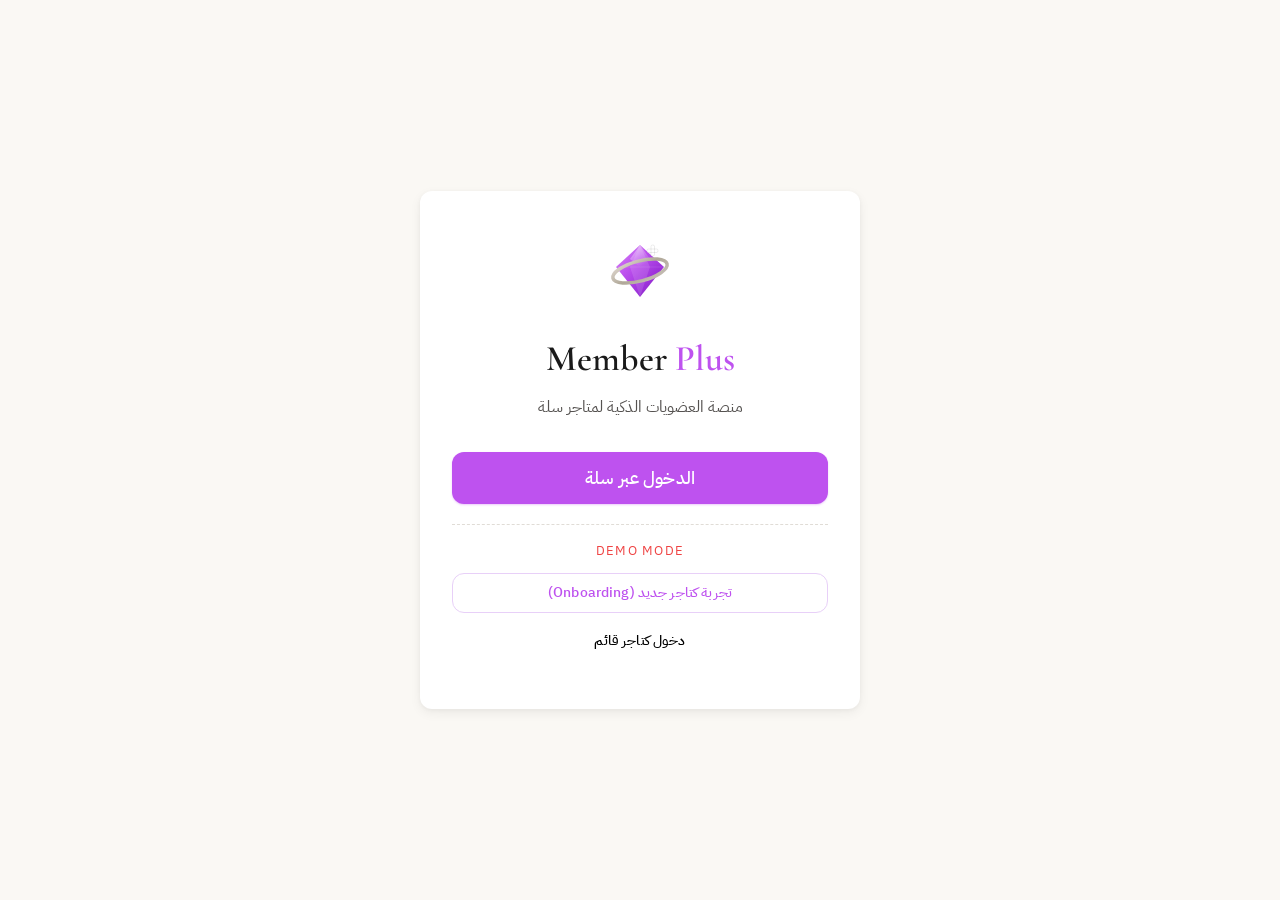
<file: frontend/settings.html>
<!DOCTYPE html>
<html lang="ar" dir="rtl">
<head>
    <meta charset="UTF-8">
    <meta name="viewport" content="width=device-width, initial-scale=1.0">
    <title>الإعدادات — Member Plus</title>
    <link rel="stylesheet" href="styles.css">
    <style>
        .settings-section { background: var(--color-surface); border: 1px solid var(--color-border); border-radius: var(--radius-md); padding: var(--space-5); margin-bottom: var(--space-6); }
        .settings-section__title { font-family: var(--font-display); font-size: var(--font-size-lg); font-weight: 600; margin-bottom: var(--space-4); padding-bottom: var(--space-3); border-bottom: 1px solid var(--color-border); }
        .info-grid { display: grid; grid-template-columns: repeat(auto-fit, minmax(180px, 1fr)); gap: var(--space-4); }
        .info-item__label { font-size: var(--font-size-xs); color: var(--color-text-secondary); text-transform: uppercase; letter-spacing: var(--tracking-wide); margin-bottom: var(--space-1); }
        .info-item__value { font-weight: var(--font-weight-bold); font-size: var(--font-size-sm); }

        /* Billing plans */
        .plans-compare { display: grid; grid-template-columns: repeat(3, 1fr); gap: var(--space-3); margin-bottom: var(--space-6); }
        @media (max-width: 700px) { .plans-compare { grid-template-columns: 1fr; } }
        .plan-box { border: 2px solid var(--color-border); border-radius: var(--radius-md); padding: var(--space-5); text-align: center; position: relative; transition: all var(--motion-fast); }
        .plan-box--current { border-color: var(--c-purple); background: var(--c-purple-ll); }
        .plan-box--recommended { border-color: var(--c-gold); }
        .plan-box__badge { position: absolute; top: -10px; left: 50%; transform: translateX(-50%); background: var(--c-purple); color: #fff; font-size: 11px; font-weight: var(--font-weight-bold); padding: 2px 12px; border-radius: var(--radius-pill); text-transform: uppercase; letter-spacing: 0.08em; }
        .plan-box__badge--rec { background: var(--c-gold); color: #1a1a1a; }
        .plan-box__name { font-family: var(--font-display); font-size: var(--font-size-lg); font-weight: 700; margin-bottom: var(--space-2); }
        .plan-box__price { font-family: var(--font-display); font-size: var(--font-size-2xl); font-weight: 700; color: var(--c-purple); margin-bottom: var(--space-1); }
        .plan-box__price small { font-size: var(--font-size-xs); color: var(--color-text-secondary); font-weight: normal; }
        .plan-box__limit { font-size: var(--font-size-sm); color: var(--color-text-secondary); margin-bottom: var(--space-3); }
        .plan-box__features { list-style: none; padding: 0; margin: 0 0 var(--space-4); text-align: start; }
        .plan-box__features li { font-size: var(--font-size-xs); padding: var(--space-1) 0; color: var(--color-text-secondary); }
        .plan-box__features li::before { content: '✓ '; color: var(--c-success-700); font-weight: bold; }

        /* Member limit bar */
        .limit-card { background: var(--color-surface); border: 1px solid var(--color-border); border-radius: var(--radius-md); padding: var(--space-4) var(--space-5); margin-bottom: var(--space-6); }
        .limit-card__head { display: flex; justify-content: space-between; align-items: center; margin-bottom: var(--space-3); }
        .limit-card__title { font-size: var(--font-size-sm); font-weight: var(--font-weight-bold); }
        .limit-card__count { font-family: var(--font-display); font-size: var(--font-size-lg); font-weight: 700; color: var(--c-purple); }
        .limit-bar { height: 8px; background: var(--color-border); border-radius: 4px; overflow: hidden; margin-bottom: var(--space-2); }
        .limit-bar__fill { height: 100%; border-radius: 4px; transition: width 0.5s ease; }
        .limit-bar__fill--ok { background: var(--c-purple); }
        .limit-bar__fill--warn { background: var(--c-gold); }
        .limit-bar__fill--danger { background: var(--c-danger-500); }
        .limit-card__hint { font-size: var(--font-size-xs); color: var(--color-text-secondary); }

        /* Billing status */
        .billing-status { display: flex; align-items: center; gap: var(--space-4); padding: var(--space-4); border-radius: var(--radius-md); margin-bottom: var(--space-4); }
        .billing-status--active { background: var(--c-success-50); border: 1px solid var(--c-success-700); }
        .billing-status--trial { background: var(--c-warning-50); border: 1px solid var(--c-gold); }
        .billing-status--suspended { background: var(--c-danger-50); border: 1px solid var(--c-danger-500); }
        .billing-status__icon { font-size: 24px; }
        .billing-status__body { flex: 1; }
        .billing-status__title { font-weight: var(--font-weight-bold); font-size: var(--font-size-sm); }
        .billing-status__desc { font-size: var(--font-size-xs); color: var(--color-text-secondary); margin-top: 2px; }

        /* Billing history table */
        .billing-table { width: 100%; border-collapse: collapse; font-size: var(--font-size-sm); }
        .billing-table th { text-align: start; font-size: 11px; text-transform: uppercase; letter-spacing: var(--tracking-wide); color: var(--color-text-secondary); padding: var(--space-2) var(--space-3); border-bottom: 1px solid var(--color-border); }
        .billing-table td { padding: var(--space-3); border-bottom: 1px solid var(--color-border); }
        .billing-table tr:last-child td { border-bottom: none; }
        .bill-status { display: inline-block; font-size: var(--font-size-xs); padding: 2px 8px; border-radius: var(--radius-pill); font-weight: var(--font-weight-bold); }
        .bill-status--paid { background: var(--c-success-50); color: var(--c-success-700); }
        .bill-status--failed { background: var(--c-danger-50); color: var(--c-danger-500); }
        .bill-status--upcoming { background: var(--color-surface-muted); color: var(--color-text-secondary); }

        /* Next charge card */
        .next-charge { display: flex; align-items: center; gap: var(--space-4); background: var(--c-purple-ll); border: 1px solid var(--c-purple-l); border-radius: var(--radius-md); padding: var(--space-4); margin-bottom: var(--space-4); }
        .next-charge__amount { font-family: var(--font-display); font-size: var(--font-size-xl); font-weight: 700; color: var(--c-purple); }
        .next-charge__date { font-size: var(--font-size-xs); color: var(--color-text-secondary); }

        .lang-toggle { display: flex; gap: var(--space-2); }
        .lang-btn { padding: var(--space-2) var(--space-4); border: 1px solid var(--color-border); border-radius: var(--radius-md); background: var(--color-surface); font: inherit; font-size: var(--font-size-sm); cursor: pointer; transition: all var(--motion-fast); }
        .lang-btn--active { background: var(--c-purple); color: #fff; border-color: var(--c-purple); font-weight: var(--font-weight-bold); }

        .danger-zone { border-color: var(--c-danger-500); }
        .danger-zone .settings-section__title { color: var(--c-danger-500); }
        .danger-actions { display: flex; gap: var(--space-3); flex-wrap: wrap; }

        .settings-tabs { display: flex; gap: var(--space-2); margin-bottom: var(--space-6); border-bottom: 1px solid var(--color-border); padding-bottom: var(--space-3); }
        .settings-tab { background: transparent; border: none; font: inherit; font-size: var(--font-size-sm); color: var(--color-text-secondary); cursor: pointer; padding: var(--space-2) var(--space-4); border-radius: var(--radius-md); transition: all var(--motion-fast); }
        .settings-tab--active { background: var(--c-purple-ll); color: var(--c-purple); font-weight: var(--font-weight-bold); }

        .inline-confirm { background: var(--c-danger-50); border: 1px solid var(--c-danger-500); border-radius: var(--radius-md); padding: var(--space-3) var(--space-4); margin-top: var(--space-3); display: flex; align-items: center; gap: var(--space-3); flex-wrap: wrap; }
        .inline-confirm__text { font-size: var(--font-size-sm); color: var(--c-danger-500); font-weight: var(--font-weight-bold); flex: 1; min-width: 200px; }
        .inline-confirm__actions { display: flex; gap: var(--space-2); }
    </style>
</head>
<body>
    <div class="app-shell">
        <aside class="sidebar" id="sidebar">
            <div class="sidebar__store">
                <div style="display:flex;align-items:center;gap:var(--space-3);margin-bottom:var(--space-3);"><img src="assets/logo.svg" alt="" style="height:28px"><span style="font-size:var(--font-size-sm);color:rgba(255,255,255,0.7);">Member Plus</span></div>
                <div class="sidebar__store-name" id="store-name">—</div>
                <div class="sidebar__trial" id="trial-line">—</div>
            </div>
            <nav class="sidebar__nav">
                <a class="sidebar__link" href="dashboard.html"><span class="icon" aria-hidden="true">📊</span> لوحة التحكم</a>
                <a class="sidebar__link" href="plans.html"><span class="icon" aria-hidden="true">🏷️</span> إعدادات العضوية</a>
                <a class="sidebar__link" href="promotions.html"><span class="icon" aria-hidden="true">🎁</span> الهدية الشهرية</a>
                <a class="sidebar__link" href="members.html"><span class="icon" aria-hidden="true">👥</span> الأعضاء</a>
                <a class="sidebar__link" href="activity.html"><span class="icon" aria-hidden="true">📋</span> سجل النشاط</a>
                <a class="sidebar__link" href="settings.html" aria-current="page"><span class="icon" aria-hidden="true">⚙️</span> الإعدادات</a>
            </nav>
            <div class="sidebar__footer"><button class="sidebar__link" id="logout-btn" type="button"><span class="icon" aria-hidden="true">⎋</span> تسجيل خروج</button></div>
        </aside>
        <div class="sidebar__overlay" id="sidebar-overlay"></div>

        <div class="app-main">
            <header class="app-topbar">
                <div style="display:flex;align-items:center;gap:var(--space-3);">
                    <button class="sidebar__toggle" id="sidebar-toggle" type="button" aria-label="فتح القائمة">☰</button>
                    <span class="app-topbar__title">الإعدادات</span>
                </div>
            </header>
            <main class="container">
                <div id="state-loading"><div class="skeleton skeleton--block" style="height:120px;margin-bottom:var(--space-4)"></div><div class="skeleton skeleton--block" style="height:200px;margin-bottom:var(--space-4)"></div><div class="skeleton skeleton--block" style="height:80px"></div></div>
                <div id="state-error" hidden><div class="empty"><div class="empty__icon">⚠️</div><div class="empty__title">تعذّر تحميل الإعدادات</div><p class="empty__body" id="err-body"></p><button class="btn btn--primary" id="err-retry">إعادة المحاولة</button></div></div>
                <div id="state-data" hidden></div>
            </main>
        </div>
    </div>

    <script src="app.js"></script>
    <script>
        MP.requireAuth();

        document.getElementById('sidebar-toggle').addEventListener('click', () => document.getElementById('sidebar').classList.toggle('is-open'));
        document.getElementById('sidebar-overlay').addEventListener('click', () => document.getElementById('sidebar').classList.remove('is-open'));
        document.getElementById('logout-btn').addEventListener('click', MP.logout);
        document.getElementById('err-retry').addEventListener('click', load);
        document.querySelectorAll('.sidebar__nav a').forEach(a => { a.addEventListener('click', (e) => { const t = MP.getToken(); if (t && !a.href.includes('token=')) { e.preventDefault(); window.location.href = a.href + (a.href.includes('?') ? '&' : '?') + 'token=' + t; } }); });

        function show(w) { ['state-loading','state-error','state-data'].forEach(id => { document.getElementById(id).hidden = id !== w; }); }

        const PLANS = [
            {id:'starter', name:'Starter', price:79, limit:50, features:['حتى 50 عضو','باقتان (فضية + ذهبية)','6 مزايا كاملة','لوحة تحكم أساسية','دعم عبر البريد']},
            {id:'pro', name:'Pro', price:149, limit:200, recommended:true, features:['حتى 200 عضو','كل مزايا Starter','تقارير متقدمة','إشعارات ذكية','دعم أولوية']},
            {id:'unlimited', name:'Unlimited', price:249, limit:null, features:['أعضاء بلا حدود','كل مزايا Pro','تصدير بيانات كامل','API مخصص','مدير حساب مخصص']},
        ];

        const MOCK_HISTORY = [
            {date:'2026-05-01', amount:149, status:'upcoming', ref:'—'},
            {date:'2026-04-01', amount:149, status:'paid', ref:'INV-2026-0412'},
            {date:'2026-03-01', amount:149, status:'paid', ref:'INV-2026-0311'},
            {date:'2026-02-01', amount:149, status:'paid', ref:'INV-2026-0210'},
            {date:'2026-01-01', amount:79, status:'paid', ref:'INV-2026-0109'},
            {date:'2025-12-01', amount:79, status:'paid', ref:'INV-2025-1208'},
        ];

        function fmtDate(iso) { if (!iso) return '—'; return new Date(iso).toLocaleDateString('en-US',{year:'numeric',month:'long',day:'numeric'}); }

        async function load() {
            show('state-loading');
            try {
                const ov = await MP.api('/api/v1/merchant/overview');
                document.getElementById('store-name').textContent = ov.store_name || '—';
                const statusLabels = {trial:'فترة تجريبية',active:'نشط',suspended:'معلّق',cancelled:'ملغى'};
                if (ov.status === 'trial' && ov.trial_ends_at) {
                    const days = Math.max(0, Math.ceil((new Date(ov.trial_ends_at) - new Date()) / 86400000));
                    document.getElementById('trial-line').textContent = days + ' يوم تجربة متبقي';
                } else { document.getElementById('trial-line').textContent = statusLabels[ov.status] || ov.status; }
                render(ov);
                show('state-data');
            } catch (err) { document.getElementById('err-body').textContent = MP.errorMessage(err, 'ar'); show('state-error'); }
        }

        function render(ov) {
            const lang = ov.dashboard_language || 'ar';
            const currentPlan = ov.our_plan || 'starter';
            const planInfo = PLANS.find(p => p.id === currentPlan) || PLANS[0];
            const memberCount = ov.member_count || 0;
            const statusLabels = {trial:'فترة تجريبية',active:'نشط',suspended:'معلّق',cancelled:'ملغى'};
            const trialDays = (ov.status === 'trial' && ov.trial_ends_at) ? Math.max(0, Math.ceil((new Date(ov.trial_ends_at) - new Date()) / 86400000)) : null;
            let h = '';

            // ── Tabs ──
            h += '<div class="settings-tabs">';
            h += '<button class="settings-tab settings-tab--active" data-tab="general">عام</button>';
            h += '<button class="settings-tab" data-tab="billing">الاشتراك</button>';
            h += '<button class="settings-tab" data-tab="advanced">متقدم</button>';
            h += '</div>';

            // ── General panel ──
            h += '<div data-panel="general">';

            // ── معلومات المتجر ──
            h += `<div class="settings-section">
                <div class="settings-section__title">معلومات المتجر</div>
                <div class="info-grid">
                    <div class="info-item"><div class="info-item__label">اسم المتجر</div><div class="info-item__value">${ov.store_name || '—'}</div></div>
                    <div class="info-item"><div class="info-item__label">معرّف سلة</div><div class="info-item__value">${ov.salla_store_id || '—'}</div></div>
                    <div class="info-item"><div class="info-item__label">الحالة</div><div class="info-item__value">${statusLabels[ov.status] || ov.status}</div></div>
                    <div class="info-item"><div class="info-item__label">عدد الأعضاء</div><div class="info-item__value">${memberCount}</div></div>
                </div>
            </div>`;

            // ── لغة لوحة التحكم ──
            h += `<div class="settings-section">
                <div class="settings-section__title">لغة لوحة التحكم</div>
                <p style="font-size:var(--font-size-sm);color:var(--color-text-secondary);margin-bottom:var(--space-3);">اختر اللغة المفضلة للوحة التحكم.</p>
                <div class="lang-toggle">
                    <button class="lang-btn ${lang === 'ar' ? 'lang-btn--active' : ''}" data-lang="ar">العربية</button>
                    <button class="lang-btn ${lang === 'en' ? 'lang-btn--active' : ''}" data-lang="en">English</button>
                </div>
            </div>`;

            h += '</div>'; // end general panel

            // ── Billing panel ──
            h += '<div data-panel="billing" hidden>';

            // ── حالة الاشتراك ──
            const billingClass = ov.status === 'active' ? 'active' : ov.status === 'trial' ? 'trial' : 'suspended';
            const billingIcon = {active:'✅',trial:'⏰',suspended:'⚠️',cancelled:'🔴'}[ov.status] || '📋';
            const billingTitle = {
                active: `اشتراك نشط — باقة ${planInfo.name}`,
                trial: `فترة تجريبية — ${trialDays} يوم متبقي`,
                suspended: 'الاشتراك معلّق — يرجى تحديث الدفع',
                cancelled: 'الاشتراك ملغى',
            }[ov.status] || 'غير معروف';
            const billingDesc = {
                active: `يتم الخصم تلقائياً عبر متجر تطبيقات سلة — ${planInfo.price} ر.س/شهر`,
                trial: 'تجربة مجانية كاملة المزايا. بعد انتهائها، اشترك عبر متجر تطبيقات سلة.',
                suspended: 'فشل الدفع الأخير. حدّث طريقة الدفع من إعدادات سلة لاستعادة الخدمة.',
                cancelled: 'تم إلغاء الاشتراك. يمكنك إعادة الاشتراك من متجر تطبيقات سلة.',
            }[ov.status] || '';

            h += `<div class="billing-status billing-status--${billingClass}">
                <div class="billing-status__icon">${billingIcon}</div>
                <div class="billing-status__body">
                    <div class="billing-status__title">${billingTitle}</div>
                    <div class="billing-status__desc">${billingDesc}</div>
                </div>
            </div>`;

            // ── حد الأعضاء ──
            if (planInfo.limit) {
                const pct = Math.min(100, Math.round((memberCount / planInfo.limit) * 100));
                const barClass = pct >= 90 ? 'danger' : pct >= 70 ? 'warn' : 'ok';
                const nextPlan = PLANS.find(p => p.limit === null || p.limit > planInfo.limit);

                h += `<div class="limit-card">
                    <div class="limit-card__head">
                        <div class="limit-card__title">حد الأعضاء — ${planInfo.name}</div>
                        <div class="limit-card__count">${memberCount} / ${planInfo.limit}</div>
                    </div>
                    <div class="limit-bar"><div class="limit-bar__fill limit-bar__fill--${barClass}" style="width:${pct}%;"></div></div>
                    <div class="limit-card__hint">${pct >= 90 ? '⚠️ أوشكت على الوصول للحد الأقصى! ' + (nextPlan ? 'ترقّ إلى ' + nextPlan.name + ' لإضافة المزيد.' : '') : pct >= 70 ? '💡 استخدمت ' + pct + '% من حد الأعضاء.' : '✅ لديك مساحة كافية.'}</div>
                </div>`;
            }

            // ── الدفعة القادمة ──
            if (ov.status === 'active' || ov.status === 'trial') {
                const nextDate = new Date();
                nextDate.setMonth(nextDate.getMonth() + 1);
                nextDate.setDate(1);
                h += `<div class="next-charge">
                    <div style="flex:1;">
                        <div style="font-size:var(--font-size-xs);color:var(--color-text-secondary);margin-bottom:2px;">الدفعة القادمة</div>
                        <div class="next-charge__amount">${planInfo.price} ر.س</div>
                    </div>
                    <div style="text-align:left;">
                        <div class="next-charge__date">${fmtDate(nextDate.toISOString())}</div>
                        <div style="font-size:var(--font-size-xs);color:var(--color-text-secondary);">عبر سلة</div>
                    </div>
                </div>`;
            }

            // ── باقات Member Plus ──
            h += `<div class="settings-section">
                <div class="settings-section__title">باقات Member Plus</div>
                <div class="plans-compare">`;
            PLANS.forEach(p => {
                const isCurrent = p.id === currentPlan;
                const isRec = p.recommended && !isCurrent;
                h += `<div class="plan-box ${isCurrent ? 'plan-box--current' : ''} ${isRec ? 'plan-box--recommended' : ''}">
                    ${isCurrent ? '<div class="plan-box__badge">باقتك الحالية</div>' : ''}
                    ${isRec ? '<div class="plan-box__badge plan-box__badge--rec">الأكثر شعبية</div>' : ''}
                    <div class="plan-box__name">${p.name}</div>
                    <div class="plan-box__price">${p.price} <small>ر.س/شهر</small></div>
                    <div class="plan-box__limit">${p.limit ? 'حتى ' + p.limit + ' عضو' : 'أعضاء بلا حدود'}</div>
                    <ul class="plan-box__features">${p.features.map(f => '<li>' + f + '</li>').join('')}</ul>
                    ${isCurrent ? '<span class="btn btn--ghost" style="width:100%;pointer-events:none;opacity:0.5;">الباقة الحالية</span>' : ''}
                </div>`;
            });
            h += '</div>';
            h += '<p style="text-align:center;font-size:var(--font-size-xs);color:var(--color-text-secondary);margin-top:var(--space-4);">لتغيير باقتك، زر <a href="https://apps.salla.sa" target="_blank" style="color:var(--c-purple);">متجر تطبيقات سلة</a></p>';
            h += '</div>';

            // ── سجل الفواتير ──
            h += `<div class="settings-section">
                <div class="settings-section__title">سجل الفواتير</div>
                <table class="billing-table">
                    <thead><tr><th scope="col">التاريخ</th><th scope="col">المبلغ</th><th scope="col">الحالة</th><th scope="col">المرجع</th></tr></thead>
                    <tbody>`;
            MOCK_HISTORY.forEach(inv => {
                const statusCls = inv.status === 'paid' ? 'paid' : inv.status === 'failed' ? 'failed' : 'upcoming';
                const statusText = {paid:'مدفوع',failed:'فشل',upcoming:'قادمة'}[inv.status] || inv.status;
                h += `<tr>
                    <td>${fmtDate(inv.date)}</td>
                    <td style="font-weight:var(--font-weight-bold);">${inv.amount} ر.س</td>
                    <td><span class="bill-status bill-status--${statusCls}">${statusText}</span></td>
                    <td style="font-family:monospace;font-size:var(--font-size-xs);color:var(--color-text-secondary);">${inv.ref}</td>
                </tr>`;
            });
            h += '</tbody></table></div>';

            h += '</div>'; // end billing panel

            // ── Advanced panel ──
            h += '<div data-panel="advanced" hidden>';

            // ── منطقة الخطر ──
            h += `<div class="settings-section danger-zone">
                <div class="settings-section__title">منطقة الخطر</div>
                <p style="font-size:var(--font-size-sm);color:var(--color-text-secondary);margin-bottom:var(--space-4);">هذه الإجراءات لا يمكن التراجع عنها بسهولة.</p>
                <div class="danger-actions">
                    <button class="btn btn--ghost" id="pause-btn" type="button" style="border-color:var(--c-gold);color:var(--c-gold);">⏸ إيقاف مؤقت</button>
                    <button class="btn btn--ghost" id="deactivate-btn" type="button" style="border-color:var(--c-danger-500);color:var(--c-danger-500);">🗑 إلغاء نهائي</button>
                </div>
                <div id="confirm-area"></div>
            </div>`;

            h += '</div>'; // end advanced panel

            document.getElementById('state-data').innerHTML = h;

            // Wire tabs
            document.querySelectorAll('[data-tab]').forEach(tab => {
                tab.addEventListener('click', () => {
                    document.querySelectorAll('[data-tab]').forEach(t => t.classList.remove('settings-tab--active'));
                    tab.classList.add('settings-tab--active');
                    document.querySelectorAll('[data-panel]').forEach(p => p.hidden = p.dataset.panel !== tab.dataset.tab);
                });
            });

            // Wire language
            document.querySelectorAll('[data-lang]').forEach(btn => {
                btn.addEventListener('click', () => {
                    document.querySelectorAll('[data-lang]').forEach(b => b.classList.remove('lang-btn--active'));
                    btn.classList.add('lang-btn--active');
                    MP.setLang(btn.dataset.lang);
                    MP.toast(btn.dataset.lang === 'ar' ? 'تم تغيير اللغة' : 'Language updated', 'success');
                });
            });

            // Wire danger zone with inline confirmation
            document.getElementById('pause-btn').addEventListener('click', () => {
                const area = document.getElementById('confirm-area');
                area.innerHTML = `<div class="inline-confirm">
                    <div class="inline-confirm__text">هل أنت متأكد؟</div>
                    <div class="inline-confirm__actions">
                        <button class="btn btn--primary" id="confirm-pause-yes" type="button" style="font-size:var(--font-size-xs);">تأكيد</button>
                        <button class="btn btn--ghost" id="confirm-pause-no" type="button" style="font-size:var(--font-size-xs);">إلغاء</button>
                    </div>
                </div>`;
                document.getElementById('confirm-pause-yes').addEventListener('click', () => { MP.toast('تم الإيقاف المؤقت','warning'); area.innerHTML = ''; });
                document.getElementById('confirm-pause-no').addEventListener('click', () => { area.innerHTML = ''; });
            });
            document.getElementById('deactivate-btn').addEventListener('click', () => {
                const area = document.getElementById('confirm-area');
                area.innerHTML = `<div class="inline-confirm">
                    <div class="inline-confirm__text">⚠️ سيتم إلغاء جميع اشتراكات أعضائك. هل أنت متأكد؟</div>
                    <div class="inline-confirm__actions">
                        <button class="btn btn--primary" id="confirm-deactivate-yes" type="button" style="font-size:var(--font-size-xs);background:var(--c-danger-500);border-color:var(--c-danger-500);">تأكيد</button>
                        <button class="btn btn--ghost" id="confirm-deactivate-no" type="button" style="font-size:var(--font-size-xs);">إلغاء</button>
                    </div>
                </div>`;
                document.getElementById('confirm-deactivate-yes').addEventListener('click', () => { MP.toast('تم الإلغاء','danger'); area.innerHTML = ''; });
                document.getElementById('confirm-deactivate-no').addEventListener('click', () => { area.innerHTML = ''; });
            });
        }

        load();
    </script>
</body>
</html>
</file>
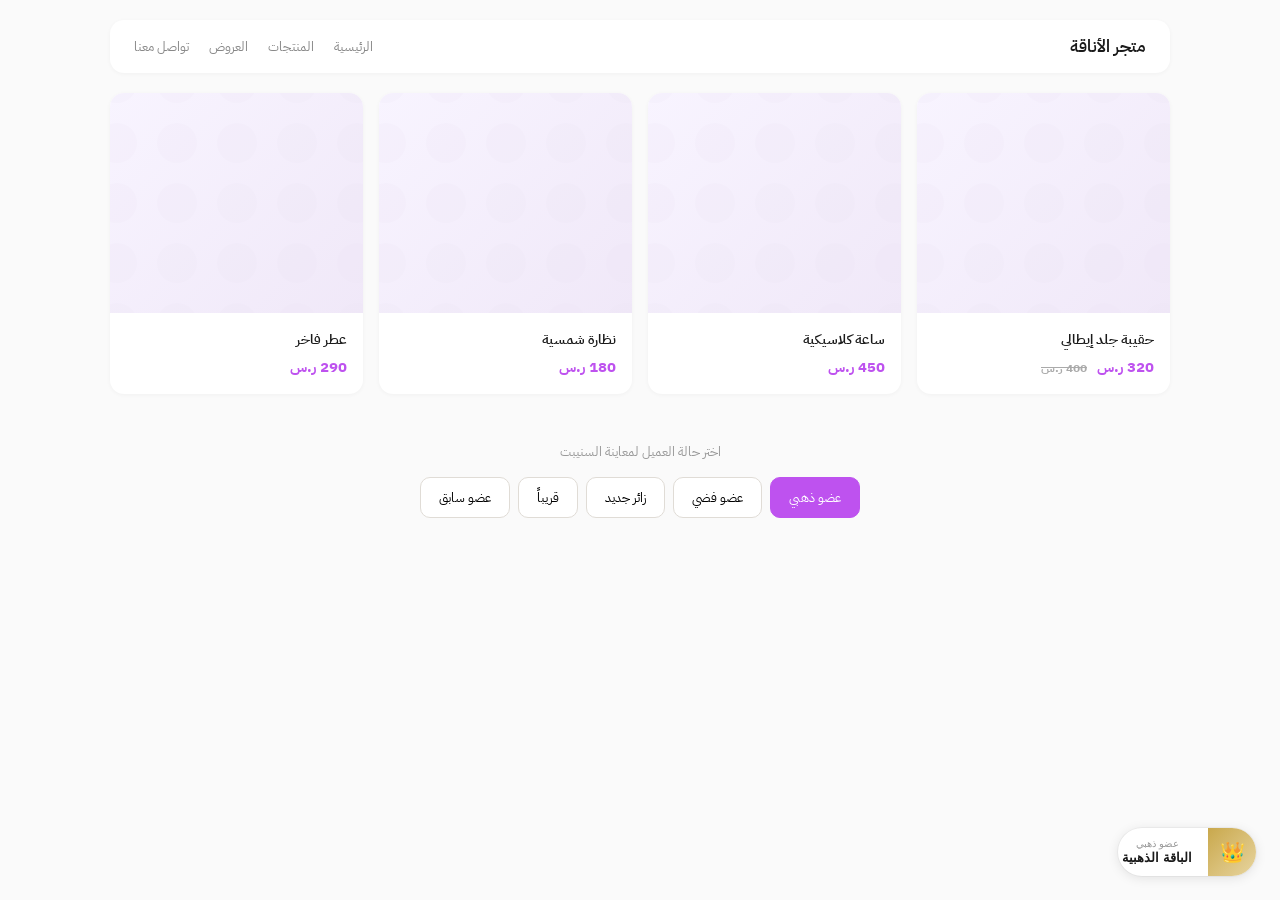
<file: frontend/snippet.html>
<!DOCTYPE html>
<html lang="ar" dir="rtl">
<head>
    <meta charset="UTF-8">
    <meta name="viewport" content="width=device-width, initial-scale=1.0">
    <title>Member Plus — App Snippet Preview</title>
    <link href="https://fonts.googleapis.com/css2?family=IBM+Plex+Sans+Arabic:wght@400;500;600;700&display=swap" rel="stylesheet">
    <style>
        * { box-sizing: border-box; margin: 0; padding: 0; }
        body { font-family: 'IBM Plex Sans Arabic', sans-serif; background: #fafafa; min-height: 100vh; color: #1a1a1a; }

        /* ═══ Fake store ═══ */
        .store { max-width: 1100px; margin: 0 auto; padding: 20px; }
        .store-bar { background: #fff; padding: 14px 24px; border-radius: 14px; margin-bottom: 20px; display: flex; justify-content: space-between; align-items: center; box-shadow: 0 1px 4px rgba(0,0,0,0.04); }
        .store-bar h1 { font-size: 17px; font-weight: 600; }
        .store-bar nav { display: flex; gap: 20px; font-size: 13px; color: #888; }
        .store-grid { display: grid; grid-template-columns: repeat(auto-fill, minmax(240px, 1fr)); gap: 16px; }
        .store-card { background: #fff; border-radius: 14px; overflow: hidden; box-shadow: 0 1px 4px rgba(0,0,0,0.04); }
        .store-card__img { height: 220px; background: linear-gradient(135deg, #f8f4ff 0%, #f0e8f8 100%); position: relative; }
        .store-card__img::after { content: ''; position: absolute; inset: 0; background: url("data:image/svg+xml,%3Csvg xmlns='http://www.w3.org/2000/svg' width='60' height='60'%3E%3Crect width='60' height='60' fill='none'/%3E%3Ccircle cx='30' cy='30' r='20' fill='%23e8dff0' opacity='0.5'/%3E%3C/svg%3E") center/60px; opacity: 0.3; }
        .store-card__body { padding: 16px; }
        .store-card__name { font-size: 14px; font-weight: 600; margin-bottom: 6px; }
        .store-card__price { font-size: 15px; font-weight: 700; color: #BE52EF; }
        .store-card__old { font-size: 12px; color: #aaa; text-decoration: line-through; margin-inline-start: 6px; }

        .demo-controls { text-align: center; padding: 48px 20px 20px; }
        .demo-controls p { color: #999; font-size: 13px; margin-bottom: 16px; }
        .demo-controls__btns { display: flex; gap: 8px; justify-content: center; flex-wrap: wrap; }
        .demo-btn { padding: 10px 18px; border: 1px solid #e0dcd6; border-radius: 10px; cursor: pointer; background: #fff; font: inherit; font-size: 13px; transition: all 0.15s; }
        .demo-btn:hover { border-color: #BE52EF; color: #BE52EF; }
        .demo-btn--active { background: #BE52EF; color: #fff; border-color: #BE52EF; }

        /* ═══════════════════════════════════════════════════════
           MEMBER PLUS SNIPPET — production-ready component
           ═══════════════════════════════════════════════════════ */
        .mps { position: fixed; bottom: 24px; inset-inline-start: 24px; z-index: 99999; font-family: 'IBM Plex Sans Arabic', sans-serif; direction: rtl; }
        @media (max-width: 480px) { .mps { bottom: 16px; inset-inline-start: 16px; } }

        /* ── Badge ── */
        .mps-badge {
            display: flex; align-items: center; gap: 0;
            background: #fff;
            border: none; border-radius: 999px;
            padding: 0;
            cursor: pointer;
            box-shadow: 0 2px 12px rgba(0,0,0,0.10), 0 0 0 1px rgba(0,0,0,0.04);
            transition: all 0.3s cubic-bezier(0.16, 1, 0.3, 1);
            overflow: hidden;
            height: 48px;
        }
        .mps-badge:hover { box-shadow: 0 6px 24px rgba(0,0,0,0.14), 0 0 0 1px rgba(0,0,0,0.06); transform: translateY(-2px); }
        .mps-badge__icon {
            width: 48px; height: 48px;
            display: flex; align-items: center; justify-content: center;
            font-size: 20px; flex-shrink: 0;
        }
        .mps-badge__icon--gold { background: linear-gradient(135deg, #C9A84C, #E8D5A0); }
        .mps-badge__icon--silver { background: linear-gradient(135deg, #B0A898, #D4CFC8); }
        .mps-badge__icon--join { background: linear-gradient(135deg, #BE52EF, #9B35D4); }
        .mps-badge__icon--soon { background: linear-gradient(135deg, #C9A84C, #E8D5A0); }
        .mps-badge__text { padding: 0 16px 0 4px; display: flex; flex-direction: column; justify-content: center; line-height: 1.25; }
        [dir="ltr"] .mps-badge__text { padding: 0 4px 0 16px; }
        .mps-badge__sub { font-size: 10px; color: #999; font-weight: 400; }
        .mps-badge__main { font-size: 13px; font-weight: 600; color: #1a1a1a; }

        /* ── Popup Card ── */
        .mps-popup {
            position: absolute; bottom: calc(100% + 10px); inset-inline-start: 0;
            width: 340px; background: #fff;
            border-radius: 20px;
            box-shadow: 0 16px 48px rgba(0,0,0,0.12), 0 0 0 1px rgba(0,0,0,0.04);
            transform: translateY(10px) scale(0.96); opacity: 0;
            pointer-events: none;
            transition: all 0.3s cubic-bezier(0.16, 1, 0.3, 1);
            overflow: hidden;
        }
        .mps-popup.is-open { transform: translateY(0) scale(1); opacity: 1; pointer-events: auto; }
        @media (max-width: 400px) { .mps-popup { width: calc(100vw - 32px); inset-inline-start: -8px; } }

        .mps-popup__hero { padding: 28px 24px 20px; text-align: center; position: relative; }
        .mps-popup__hero--gold { background: linear-gradient(160deg, #C9A84C 0%, #E8D5A0 40%, #D4BC6A 100%); color: #1a1a1a; }
        .mps-popup__hero--silver { background: linear-gradient(160deg, #B0A898 0%, #D4CFC8 40%, #C0B8AE 100%); color: #1a1a1a; }
        .mps-popup__hero--join { background: linear-gradient(160deg, #BE52EF 0%, #D98EF7 40%, #9B35D4 100%); color: #fff; }
        .mps-popup__hero--soon { background: linear-gradient(160deg, #1a1a1a 0%, #2a2520 100%); color: #fff; }
        .mps-popup__emoji { font-size: 36px; margin-bottom: 10px; }
        .mps-popup__title { font-size: 20px; font-weight: 700; letter-spacing: -0.01em; }
        .mps-popup__sub { font-size: 12px; opacity: 0.75; margin-top: 4px; }
        .mps-popup__close { position: absolute; top: 14px; inset-inline-end: 14px; background: rgba(255,255,255,0.2); backdrop-filter: blur(4px); border: none; color: inherit; width: 28px; height: 28px; border-radius: 50%; cursor: pointer; font-size: 16px; display: flex; align-items: center; justify-content: center; transition: background 0.15s; }
        .mps-popup__close:hover { background: rgba(255,255,255,0.35); }

        .mps-popup__body { padding: 20px 24px; }
        .mps-row { display: flex; justify-content: space-between; align-items: center; padding: 10px 0; }
        .mps-row + .mps-row { border-top: 1px solid #f0ede8; }
        .mps-row__label { font-size: 13px; color: #7a7570; }
        .mps-row__val { font-size: 14px; font-weight: 600; }
        .mps-row__val--accent { color: #BE52EF; }
        .mps-row__val--green { color: #047857; }
        .mps-row__val--gold { color: #C9A84C; }

        .mps-popup__actions { padding: 0 24px 20px; display: flex; flex-direction: column; gap: 8px; }
        .mps-btn {
            display: block; width: 100%; padding: 12px 16px;
            border-radius: 12px; font: inherit; font-size: 14px; font-weight: 600;
            cursor: pointer; text-align: center; text-decoration: none; border: none;
            transition: all 0.15s;
        }
        .mps-btn--primary { background: #BE52EF; color: #fff; box-shadow: 0 2px 8px rgba(190,82,239,0.25); }
        .mps-btn--primary:hover { background: #9B35D4; box-shadow: 0 4px 14px rgba(190,82,239,0.3); }
        .mps-btn--secondary { background: transparent; color: #BE52EF; border: 1px solid #E8D0F8; }
        .mps-btn--secondary:hover { background: #F7F0FC; }
        .mps-btn--dark { background: #1a1a1a; color: #C9A84C; }
        .mps-btn--dark:hover { background: #2a2520; }

        .mps-popup__footer { text-align: center; padding: 0 24px 16px; font-size: 10px; color: #ccc; }

        /* Interest form */
        .mps-interest { padding: 0 24px 20px; text-align: center; }
        .mps-interest p { font-size: 13px; color: #7a7570; margin-bottom: 14px; line-height: 1.6; }
        .mps-interest__done { color: #047857; font-size: 13px; font-weight: 500; margin-top: 10px; }

        /* Savings highlight */
        .mps-savings {
            margin: 0 24px 16px; padding: 14px;
            background: linear-gradient(135deg, #F7F0FC 0%, #FAF0FF 100%);
            border-radius: 12px; text-align: center;
        }
        .mps-savings__val { font-size: 22px; font-weight: 700; color: #BE52EF; }
        .mps-savings__label { font-size: 11px; color: #7a7570; margin-top: 2px; }

        /* Tier comparison mini */
        .mps-tiers { display: flex; gap: 8px; margin: 0 24px 16px; }
        .mps-tier {
            flex: 1; padding: 14px 12px; border-radius: 12px;
            text-align: center; border: 1px solid #f0ede8;
        }
        .mps-tier--gold { border-color: #C9A84C; background: rgba(201,168,76,0.04); }
        .mps-tier__name { font-size: 11px; font-weight: 600; color: #999; text-transform: uppercase; letter-spacing: 0.06em; }
        .mps-tier--gold .mps-tier__name { color: #C9A84C; }
        .mps-tier__price { font-size: 18px; font-weight: 700; margin-top: 4px; }
        .mps-tier__unit { font-size: 10px; color: #999; }
    </style>
</head>
<body>

    <!-- ═══ Fake store ═══ -->
    <div class="store">
        <div class="store-bar">
            <h1>متجر الأناقة</h1>
            <nav><span>الرئيسية</span><span>المنتجات</span><span>العروض</span><span>تواصل معنا</span></nav>
        </div>
        <div class="store-grid">
            <div class="store-card"><div class="store-card__img"></div><div class="store-card__body"><div class="store-card__name">حقيبة جلد إيطالي</div><div class="store-card__price">320 ر.س <span class="store-card__old">400 ر.س</span></div></div></div>
            <div class="store-card"><div class="store-card__img"></div><div class="store-card__body"><div class="store-card__name">ساعة كلاسيكية</div><div class="store-card__price">450 ر.س</div></div></div>
            <div class="store-card"><div class="store-card__img"></div><div class="store-card__body"><div class="store-card__name">نظارة شمسية</div><div class="store-card__price">180 ر.س</div></div></div>
            <div class="store-card"><div class="store-card__img"></div><div class="store-card__body"><div class="store-card__name">عطر فاخر</div><div class="store-card__price">290 ر.س</div></div></div>
        </div>
        <div class="demo-controls">
            <p>اختر حالة العميل لمعاينة السنيبت</p>
            <div class="demo-controls__btns" id="demo-btns">
                <button class="demo-btn demo-btn--active" onclick="go('gold')">عضو ذهبي</button>
                <button class="demo-btn" onclick="go('silver')">عضو فضي</button>
                <button class="demo-btn" onclick="go('visitor')">زائر جديد</button>
                <button class="demo-btn" onclick="go('soon')">قريباً</button>
                <button class="demo-btn" onclick="go('former')">عضو سابق</button>
            </div>
        </div>
    </div>

    <!-- ═══ SNIPPET ═══ -->
    <div class="mps" id="mps">
        <div class="mps-popup" id="popup"></div>
        <button class="mps-badge" id="badge" type="button"></button>
    </div>

    <script>
        let state = 'gold', open = false;

        function go(s) {
            state = s; open = false;
            document.querySelectorAll('.demo-btn').forEach(b => b.classList.toggle('demo-btn--active', b.textContent.includes({gold:'ذهبي',silver:'فضي',visitor:'زائر',soon:'قريباً',former:'سابق'}[s])));
            render();
        }

        function toggle() { open = !open; document.getElementById('popup').classList.toggle('is-open', open); }

        document.getElementById('badge').addEventListener('click', toggle);
        document.addEventListener('click', e => { if (open && !document.getElementById('mps').contains(e.target)) { open = false; document.getElementById('popup').classList.remove('is-open'); }});

        function render() {
            const badge = document.getElementById('badge');
            const popup = document.getElementById('popup');
            popup.classList.remove('is-open');

            if (state === 'gold' || state === 'silver') {
                const isGold = state === 'gold';
                badge.innerHTML = `<div class="mps-badge__icon mps-badge__icon--${state}">${isGold?'👑':'💎'}</div><div class="mps-badge__text"><span class="mps-badge__sub">عضو ${isGold?'ذهبي':'فضي'}</span><span class="mps-badge__main">${isGold?'الباقة الذهبية':'الباقة الفضية'}</span></div>`;

                popup.innerHTML = `
                    <button class="mps-popup__close" onclick="toggle()">✕</button>
                    <div class="mps-popup__hero mps-popup__hero--${state}">
                        <div class="mps-popup__emoji">${isGold?'👑':'💎'}</div>
                        <div class="mps-popup__title">${isGold?'الباقة الذهبية':'الباقة الفضية'}</div>
                        <div class="mps-popup__sub">عضوية نشطة</div>
                    </div>
                    <div class="mps-savings">
                        <div class="mps-savings__val">${isGold?'245.50':'87.00'} ر.س</div>
                        <div class="mps-savings__label">إجمالي ما وفّرته</div>
                    </div>
                    <div class="mps-popup__body">
                        <div class="mps-row"><span class="mps-row__label">الخصم التلقائي</span><span class="mps-row__val mps-row__val--accent">${isGold?'15':'10'}%</span></div>
                        <div class="mps-row"><span class="mps-row__label">الشحن المجاني</span><span class="mps-row__val">${isGold?'2 من 4':'1 من 2'} متبقي</span></div>
                        ${isGold?'<div class="mps-row"><span class="mps-row__label">الهدية الشهرية</span><span class="mps-row__val mps-row__val--green">متاحة</span></div>':''}
                        <div class="mps-row"><span class="mps-row__label">التجديد القادم</span><span class="mps-row__val">May 10, 2026</span></div>
                    </div>
                    <div class="mps-popup__actions">
                        <a class="mps-btn mps-btn--primary" href="member.html">عرض عضويتي</a>
                        ${!isGold?'<a class="mps-btn mps-btn--secondary" href="customer.html?store=99999">ترقية للذهبية</a>':''}
                    </div>
                    <div class="mps-popup__footer">Member Plus</div>`;

            } else if (state === 'visitor') {
                badge.innerHTML = `<div class="mps-badge__icon mps-badge__icon--join">💎</div><div class="mps-badge__text"><span class="mps-badge__sub">برنامج العضوية</span><span class="mps-badge__main">انضم الآن</span></div>`;

                popup.innerHTML = `
                    <button class="mps-popup__close" onclick="toggle()">✕</button>
                    <div class="mps-popup__hero mps-popup__hero--join">
                        <div class="mps-popup__emoji">💎</div>
                        <div class="mps-popup__title">انضم لبرنامج العضوية</div>
                        <div class="mps-popup__sub">خصومات حصرية · شحن مجاني · هدايا شهرية</div>
                    </div>
                    <div class="mps-tiers">
                        <div class="mps-tier"><div class="mps-tier__name">فضية</div><div class="mps-tier__price">49</div><div class="mps-tier__unit">ر.س/شهر</div></div>
                        <div class="mps-tier mps-tier--gold"><div class="mps-tier__name">ذهبية</div><div class="mps-tier__price">99</div><div class="mps-tier__unit">ر.س/شهر</div></div>
                    </div>
                    <div class="mps-popup__body">
                        <div class="mps-row"><span class="mps-row__label">خصم تلقائي</span><span class="mps-row__val">حتى 15%</span></div>
                        <div class="mps-row"><span class="mps-row__label">شحن مجاني</span><span class="mps-row__val">حتى 4 مرات/شهر</span></div>
                        <div class="mps-row"><span class="mps-row__label">هدية شهرية</span><span class="mps-row__val mps-row__val--gold">الذهبية فقط</span></div>
                    </div>
                    <div class="mps-popup__actions">
                        <a class="mps-btn mps-btn--primary" href="customer.html?store=99999">عرض الباقات والانضمام</a>
                    </div>
                    <div class="mps-popup__footer">Member Plus</div>`;

            } else if (state === 'former') {
                badge.innerHTML = `<div class="mps-badge__icon mps-badge__icon--join">💎</div><div class="mps-badge__text"><span class="mps-badge__sub">عضو سابق</span><span class="mps-badge__main">عُد للعضوية</span></div>`;

                popup.innerHTML = `
                    <button class="mps-popup__close" onclick="toggle()">✕</button>
                    <div class="mps-popup__hero mps-popup__hero--join">
                        <div class="mps-popup__emoji">🔄</div>
                        <div class="mps-popup__title">نفتقدك!</div>
                        <div class="mps-popup__sub">كنت عضواً ووفّرت معنا</div>
                    </div>
                    <div class="mps-savings">
                        <div class="mps-savings__val">450.25 ر.س</div>
                        <div class="mps-savings__label">وفّرتها خلال عضويتك السابقة</div>
                    </div>
                    <div class="mps-popup__body">
                        <div class="mps-row"><span class="mps-row__label">الباقة السابقة</span><span class="mps-row__val mps-row__val--gold">الذهبية</span></div>
                        <div class="mps-row"><span class="mps-row__label">انتهت في</span><span class="mps-row__val">March 15, 2026</span></div>
                    </div>
                    <div class="mps-popup__actions">
                        <a class="mps-btn mps-btn--primary" href="customer.html?store=99999">إعادة الاشتراك</a>
                    </div>
                    <div class="mps-popup__footer">Member Plus</div>`;

            } else if (state === 'soon') {
                badge.innerHTML = `<div class="mps-badge__icon mps-badge__icon--soon">✨</div><div class="mps-badge__text"><span class="mps-badge__sub">قريباً</span><span class="mps-badge__main">برنامج العضوية</span></div>`;

                popup.innerHTML = `
                    <button class="mps-popup__close" onclick="toggle()">✕</button>
                    <div class="mps-popup__hero mps-popup__hero--soon">
                        <div class="mps-popup__emoji">✨</div>
                        <div class="mps-popup__title">برنامج العضوية قريباً</div>
                        <div class="mps-popup__sub">خصومات · شحن مجاني · هدايا حصرية</div>
                    </div>
                    <div class="mps-interest">
                        <p>سجّل اهتمامك وسنبلغك فور الإطلاق — كن من أوائل الأعضاء!</p>
                        <button class="mps-btn mps-btn--dark" id="int-btn" onclick="registerInterest()">أنا مهتم ✨</button>
                        <div class="mps-interest__done" id="int-done" style="display:none;">✓ تم التسجيل — سنبلغك فور الإطلاق</div>
                    </div>
                    <div class="mps-popup__footer">Member Plus</div>`;
            }
        }

        function registerInterest() {
            const btn = document.getElementById('int-btn');
            btn.disabled = true; btn.textContent = 'جاري التسجيل...';
            setTimeout(() => {
                btn.style.display = 'none';
                document.getElementById('int-done').style.display = 'block';
            }, 600);
        }

        render();
    </script>
</body>
</html>
</file>
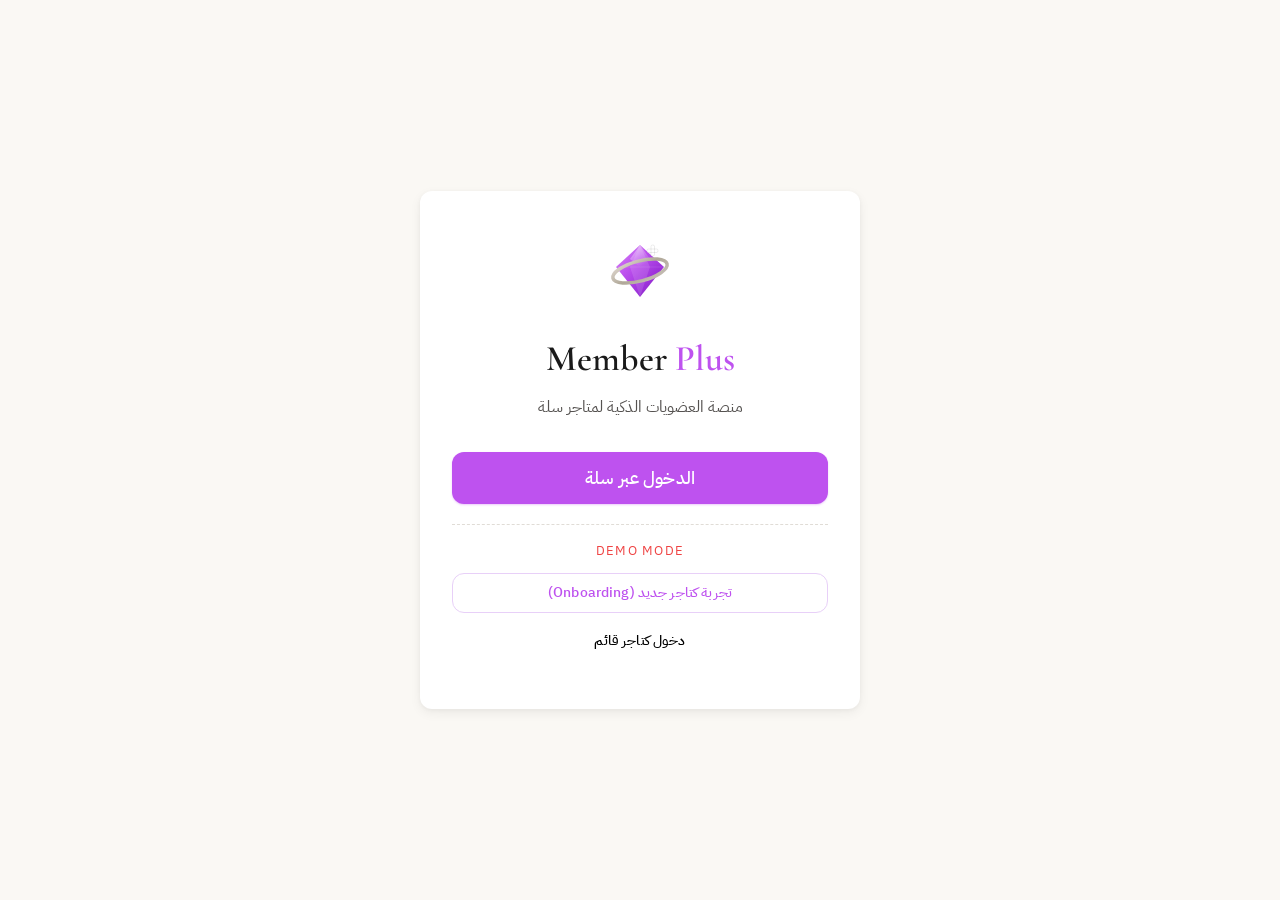
<file: frontend/wizard.html>
<!DOCTYPE html>
<html lang="ar" dir="rtl">
<head>
    <meta charset="UTF-8">
    <meta name="viewport" content="width=device-width, initial-scale=1.0">
    <title>إعداد برنامج العضوية — Member Plus</title>
    <link rel="stylesheet" href="styles.css">
    <style>
        .wizard-card { position: relative; max-width: 720px; }
        .step { display: none; }
        .step.is-active { display: block; }
        .wizard-actions { display: flex; justify-content: space-between; gap: var(--space-3); margin-top: var(--space-6); }
        .tier-badge { display: inline-block; padding: var(--space-1) var(--space-3); border-radius: var(--radius-pill);
            font-size: var(--font-size-xs); font-weight: var(--font-weight-bold); letter-spacing: 0.1em; text-transform: uppercase; }
        .tier-badge--silver { background: #e8eaf6; color: #303f9f; }
        .tier-badge--gold { background: #fff8e1; color: #f57f17; }
        .welcome-checklist { list-style: none; margin: var(--space-5) 0; }
        .welcome-checklist li { padding: var(--space-3) 0; display: flex; align-items: center; gap: var(--space-3);
            font-size: var(--font-size-md); color: var(--color-text-primary); }
        .welcome-checklist li::before { content: '◆'; color: var(--c-purple); font-size: 10px; }
        .disclaimer {
            background: var(--c-warning-50); border: 1px solid var(--c-gold);
            border-radius: var(--radius-md); padding: var(--space-4);
            font-size: var(--font-size-sm); color: var(--color-text-primary);
            margin-bottom: var(--space-5); line-height: 1.7;
        }
        .disclaimer strong { color: var(--c-danger-700); }
        .tier-summary {
            background: var(--color-surface-muted); border-radius: var(--radius-md);
            padding: var(--space-4); margin-bottom: var(--space-3);
        }
        .tier-summary h3 { font-size: var(--font-size-md); margin-bottom: var(--space-2); display: flex; justify-content: space-between; align-items: center; }
        .tier-summary ul { list-style: none; font-size: var(--font-size-sm); color: var(--color-text-secondary); }
        .tier-summary li { padding: var(--space-1) 0; }
        .tier-summary li::before { content: '◆'; margin-inline-end: var(--space-2); color: var(--c-purple); font-size: 8px; }
        .checkbox-row { display: flex; align-items: center; gap: var(--space-2); margin-bottom: var(--space-2); }
        .checkbox-row input[type="checkbox"] { width: 20px; height: 20px; accent-color: var(--c-purple); }
        .consent-box { background: var(--color-surface-muted); border-radius: var(--radius-md); padding: var(--space-4); margin-top: var(--space-4); }
        .consent-box label { display: flex; align-items: flex-start; gap: var(--space-3); font-size: var(--font-size-sm); cursor: pointer; margin-bottom: var(--space-3); }
    </style>
</head>
<body class="auth-shell">
    <main class="auth-card wizard-card" aria-labelledby="wizard-title">
        <div style="text-align:center; margin-bottom:var(--space-3);">
            <img src="assets/logo.svg" alt="Member Plus" style="height:48px">
        </div>
        <h1 id="wizard-title" style="text-align:center; font-family: var(--font-display);">إعداد برنامج العضوية</h1>
        <p id="wizard-subtitle" style="color:var(--color-text-secondary); margin-bottom:var(--space-5); text-align:center;">
            أعدّ باقتي الفضية والذهبية لعملائك
        </p>

        <!-- Edit mode disclaimer -->
        <div class="disclaimer" id="edit-disclaimer" hidden>
            <strong>⚠️ تعديل الإعدادات:</strong> أي تغييرات ستُطبَّق على العملاء الجدد فقط. العملاء الحاليون سيستمرون على إعداداتهم الحالية حتى نهاية دورة الاشتراك الجارية.
        </div>

        <div class="steps" role="list">
            <div class="steps__bar" data-step="0" role="listitem"></div>
            <div class="steps__bar" data-step="1" role="listitem"></div>
            <div class="steps__bar" data-step="2" role="listitem"></div>
            <div class="steps__bar" data-step="3" role="listitem"></div>
        </div>

        <div id="state-loading" class="loading-block"><div class="spinner"></div><p>جاري التحميل…</p></div>
        <div id="state-error" class="alert alert--danger" role="alert" hidden></div>

        <div id="state-data" hidden>
            <!-- Step 0: Welcome (PRD §43.4) -->
            <section class="step" data-step="0">
                <div style="text-align:center; margin-bottom:var(--space-4);">
                    <div style="font-size:48px; margin-bottom:var(--space-3);">👋</div>
                    <h2 style="font-family:var(--font-display); font-size:var(--font-size-2xl); margin-bottom:var(--space-2);">مرحباً بك في Member Plus</h2>
                    <p style="color:var(--color-text-secondary);" id="welcome-store-name"></p>
                </div>
                <ul class="welcome-checklist">
                    <li>إعداد أسماء وأسعار الباقتين (الفضية والذهبية)</li>
                    <li>تحديد نسب الخصم والشحن المجاني لكل باقة</li>
                    <li>تفعيل المزايا الإضافية للباقة الذهبية</li>
                </ul>
                <p style="text-align:center; color:var(--color-text-secondary); font-size:var(--font-size-sm); margin-top:var(--space-4);">
                    ⏱️ الوقت المتوقع: 5 دقائق · يمكنك تعديل كل شيء لاحقاً من لوحة التحكم
                </p>
            </section>

            <!-- Step 1: Silver -->
            <section class="step" data-step="1">
                <h2 style="font-size:var(--font-size-lg); margin-bottom:var(--space-3);">
                    <span class="tier-badge tier-badge--silver">SILVER</span>
                    <span style="margin-inline-start:var(--space-2);">الباقة الفضية</span>
                </h2>
                <p style="color:var(--color-text-secondary); margin-bottom:var(--space-4);">
                    الباقة الأساسية — خصم تلقائي + شحن مجاني + شارة عضوية.
                </p>
                <div class="row">
                    <div class="field"><label for="s-name-ar">الاسم (عربي)</label><input id="s-name-ar" class="input" value="الباقة الفضية"></div>
                    <div class="field"><label for="s-name-en">Name (EN)</label><input id="s-name-en" class="input" value="Silver"></div>
                </div>
                <div class="field"><label for="s-price">السعر الشهري (SAR)</label><input id="s-price" class="input" type="number" step="0.01" min="0" value="49"></div>

                <div class="row">
                    <div class="field"><label for="s-discount">نسبة الخصم (%)</label><input id="s-discount" class="input" type="number" step="1" min="0" max="100" value="10"></div>
                    <div class="field"><label for="s-discount-scope">يُطبّق على</label>
                        <select id="s-discount-scope" class="input">
                            <option value="all" selected>كل الطلبات</option>
                            <option value="limited">عدد محدود/شهر</option>
                        </select>
                    </div>
                </div>
                <div class="field" id="s-discount-limit-wrap" style="display:none;"><label for="s-discount-limit">عدد الطلبات المخصومة/شهر</label><input id="s-discount-limit" class="input" type="number" min="1" value="5"></div>

                <div class="row">
                    <div class="field"><label for="s-shipping-scope">الشحن المجاني — يُطبّق على</label>
                        <select id="s-shipping-scope" class="input">
                            <option value="all" selected>كل الطلبات</option>
                            <option value="limited">عدد محدود/شهر</option>
                        </select>
                    </div>
                    <div class="field" id="s-shipping-wrap" style="display:none;"><label for="s-shipping">عدد مرات الشحن/شهر</label><input id="s-shipping" class="input" type="number" min="0" value="2"></div>
                </div>

                <p class="alert alert--info" style="margin-top:var(--space-4);">الباقة الفضية تتضمن: خصم تلقائي + شحن مجاني + شارة عضوية. الهدية الشهرية والوصول المبكر متاحة فقط في الذهبية.</p>
            </section>

            <!-- Step 2: Gold -->
            <section class="step" data-step="2">
                <h2 style="font-size:var(--font-size-lg); margin-bottom:var(--space-3);">
                    <span class="tier-badge tier-badge--gold">GOLD</span>
                    <span style="margin-inline-start:var(--space-2);">الباقة الذهبية</span>
                </h2>
                <p style="color:var(--color-text-secondary); margin-bottom:var(--space-4);">
                    الباقة المميزة — كل مزايا الفضية + هدية شهرية + وصول مبكر.
                </p>
                <div class="row">
                    <div class="field"><label for="g-name-ar">الاسم (عربي)</label><input id="g-name-ar" class="input" value="الباقة الذهبية"></div>
                    <div class="field"><label for="g-name-en">Name (EN)</label><input id="g-name-en" class="input" value="Gold"></div>
                </div>
                <div class="field"><label for="g-price">السعر الشهري (SAR)</label><input id="g-price" class="input" type="number" step="0.01" min="0" value="99"></div>

                <div class="row">
                    <div class="field"><label for="g-discount">نسبة الخصم (%)</label><input id="g-discount" class="input" type="number" step="1" min="0" max="100" value="25"></div>
                    <div class="field"><label for="g-discount-scope">يُطبّق على</label>
                        <select id="g-discount-scope" class="input">
                            <option value="all" selected>كل الطلبات</option>
                            <option value="limited">عدد محدود/شهر</option>
                        </select>
                    </div>
                </div>
                <div class="field" id="g-discount-limit-wrap" style="display:none;"><label for="g-discount-limit">عدد الطلبات المخصومة/شهر</label><input id="g-discount-limit" class="input" type="number" min="1" value="10"></div>

                <div class="row">
                    <div class="field"><label for="g-shipping-scope">الشحن المجاني — يُطبّق على</label>
                        <select id="g-shipping-scope" class="input">
                            <option value="all" selected>كل الطلبات</option>
                            <option value="limited">عدد محدود/شهر</option>
                        </select>
                    </div>
                    <div class="field" id="g-shipping-wrap" style="display:none;"><label for="g-shipping">عدد مرات الشحن/شهر</label><input id="g-shipping" class="input" type="number" min="0" value="5"></div>
                </div>
                <div style="background:var(--c-warning-50);border:1px solid var(--c-gold);border-radius:var(--radius-md);padding:var(--space-3);margin-top:var(--space-4);font-size:var(--font-size-sm);">
                    🎁 <strong>الهدية الشهرية</strong> — تُفعَّل تلقائياً لكل عضو ذهبي. تُدار من شاشة "الهدية الشهرية" بعد الإطلاق.
                </div>
                <p style="font-size:var(--font-size-xs);color:var(--color-text-secondary);margin-top:var(--space-4);margin-bottom:var(--space-2);">المزايا الإضافية للذهبية (اختياري):</p>
                <label class="checkbox-row"><input type="checkbox" id="g-memberprice" checked><span>💎 سعر الأعضاء على منتجات محددة</span></label>
                <label class="checkbox-row"><input type="checkbox" id="g-early" checked><span>⚡ وصول مبكر للعروض</span></label>
            </section>

            <!-- Step 3: Review + Consent (PRD §43.4 Step 4) -->
            <section class="step" data-step="3">
                <h2 style="font-size:var(--font-size-lg); margin-bottom:var(--space-3);">المراجعة والإطلاق</h2>
                <p style="color:var(--color-text-secondary); margin-bottom:var(--space-4);">
                    تأكد من المعلومات — عند التأكيد سيتم إنشاء الخطط وتفعيل صفحة العضوية.
                </p>
                <div class="tier-summary" id="silver-review"></div>
                <div class="tier-summary" id="gold-review"></div>

                <!-- PRD §43.4: Two mandatory consent checkboxes -->
                <div class="consent-box">
                    <label><input type="checkbox" id="consent-terms"><span>أوافق على شروط استخدام برنامج العضوية وأفهم أن جميع المدفوعات تتم عبر سلة</span></label>
                    <label><input type="checkbox" id="consent-cancel"><span>أفهم أنه في حال إلغاء التطبيق، سيتم إلغاء جميع اشتراكات الأعضاء وإبلاغهم</span></label>
                </div>
            </section>

            <div class="wizard-actions">
                <button class="btn btn--ghost" id="back-btn" type="button" hidden>رجوع</button>
                <button class="btn btn--primary" id="next-btn" type="button" style="min-width:160px;">بدء الإعداد</button>
            </div>
        </div>
    </main>

    <script src="app.js"></script>
    <script>
        const TOTAL = 3; // steps 0-3
        let step = 0;
        let isEditMode = false;
        MP.requireAuth();

        function show(w) { ['state-loading','state-error','state-data'].forEach(id => { document.getElementById(id).hidden = id !== w; }); }

        function showStep(n) {
            step = n;
            document.querySelectorAll('.step').forEach(el => el.classList.toggle('is-active', Number(el.dataset.step) === n));
            document.querySelectorAll('.steps__bar').forEach(b => b.dataset.done = Number(b.dataset.step) <= n);
            document.getElementById('back-btn').hidden = n === 0;
            updateNextLabel();
            if (n === 3) renderReview();
        }

        function updateNextLabel() {
            const labels = {0: 'بدء الإعداد', 1: 'التالي ←', 2: 'التالي ←', 3: isEditMode ? 'حفظ التغييرات' : 'إطلاق البرنامج'};
            document.getElementById('next-btn').textContent = labels[step] || 'التالي ←';
        }

        function readSilver() {
            const dscope = document.getElementById('s-discount-scope').value;
            const sscope = document.getElementById('s-shipping-scope').value;
            return {
                name_ar: document.getElementById('s-name-ar').value.trim(),
                name_en: document.getElementById('s-name-en').value.trim(),
                price: document.getElementById('s-price').value,
                discount_percent: document.getElementById('s-discount').value,
                discount_scope: dscope,
                discount_limit: dscope === 'limited' ? Number(document.getElementById('s-discount-limit').value) : null,
                shipping_scope: sscope,
                free_shipping_quota: sscope === 'limited' ? Number(document.getElementById('s-shipping').value) : 0,
                monthly_gift_enabled: false,
                early_access_enabled: false,
                badge_enabled: true,
            };
        }

        function readGold() {
            const dscope = document.getElementById('g-discount-scope').value;
            const sscope = document.getElementById('g-shipping-scope').value;
            return {
                name_ar: document.getElementById('g-name-ar').value.trim(),
                name_en: document.getElementById('g-name-en').value.trim(),
                price: document.getElementById('g-price').value,
                discount_percent: document.getElementById('g-discount').value,
                discount_scope: dscope,
                discount_limit: dscope === 'limited' ? Number(document.getElementById('g-discount-limit').value) : null,
                shipping_scope: sscope,
                free_shipping_quota: sscope === 'limited' ? Number(document.getElementById('g-shipping').value) : 0,
                monthly_gift_enabled: true,
                member_price_enabled: document.getElementById('g-memberprice').checked,
                early_access_enabled: document.getElementById('g-early').checked,
                badge_enabled: true,
            };
        }

        function describeDiscount(d) {
            if (!d.discount_percent || Number(d.discount_percent) === 0) return 'بدون خصم';
            const base = 'خصم ' + d.discount_percent + '%';
            return d.discount_scope === 'limited'
                ? base + ' — على ' + d.discount_limit + ' طلب/شهر'
                : base + ' — على كل الطلبات';
        }
        function describeShipping(d) {
            if (d.shipping_scope === 'all') return 'شحن مجاني — على كل الطلبات';
            if (d.free_shipping_quota > 0) return 'شحن مجاني: ' + d.free_shipping_quota + ' مرة/شهر';
            return null;
        }

        function renderReview() {
            [{data: readSilver(), id: 'silver-review', label: 'الباقة الفضية', badge: 'silver'},
             {data: readGold(), id: 'gold-review', label: 'الباقة الذهبية', badge: 'gold'}].forEach(({data, id, label, badge}) => {
                const items = [];
                items.push('السعر: ' + (data.price || '0') + ' ر.س/شهر');
                items.push(describeDiscount(data));
                const shipDesc = describeShipping(data);
                if (shipDesc) items.push(shipDesc);
                items.push('شارة عضوية ✓');
                if (data.monthly_gift_enabled) items.push('هدية شهرية ✓');
                if (data.member_price_enabled) items.push('سعر الأعضاء ✓');
                if (data.early_access_enabled) items.push('وصول مبكر ✓');
                const name = data.name_ar || label;
                document.getElementById(id).innerHTML = `
                    <h3>${name} <span class="tier-badge tier-badge--${badge}">${badge.toUpperCase()}</span></h3>
                    <ul>${items.map(i => '<li>' + i + '</li>').join('')}</ul>`;
            });
        }

        async function loadState() {
            try {
                const s = await MP.api('/api/v1/merchant/setup/state');
                const ov = await MP.api('/api/v1/merchant/overview');

                document.getElementById('welcome-store-name').textContent = ov.store_name || '';

                if (s.setup_completed) {
                    // Edit mode — show disclaimer, skip welcome
                    isEditMode = true;
                    document.getElementById('edit-disclaimer').hidden = false;
                    document.getElementById('wizard-title').textContent = 'تعديل إعدادات العضوية';
                    document.getElementById('wizard-subtitle').textContent = 'عدّل باقتي الفضية والذهبية';
                    showStep(1); // skip welcome in edit mode
                } else {
                    showStep(0); // first time — show welcome
                }
                show('state-data');
            } catch (err) {
                document.getElementById('state-error').textContent = MP.errorMessage(err, 'ar');
                document.getElementById('state-error').hidden = false;
                document.getElementById('state-loading').hidden = true;
            }
        }

        async function submitProgram() {
            // Check consent (only on first setup, not edit)
            if (!isEditMode) {
                if (!document.getElementById('consent-terms').checked || !document.getElementById('consent-cancel').checked) {
                    document.getElementById('state-error').textContent = 'يجب الموافقة على كلا الشرطين للمتابعة';
                    document.getElementById('state-error').hidden = false;
                    setTimeout(() => { document.getElementById('state-error').hidden = true; }, 4000);
                    return;
                }
            }

            const btn = document.getElementById('next-btn');
            MP.setLoading(btn, true);
            try {
                const s = readSilver();
                const g = readGold();
                await MP.api('/api/v1/merchant/setup/complete', {
                    method: 'POST',
                    body: JSON.stringify({
                        silver: {
                            display_name_ar: s.name_ar, display_name_en: s.name_en,
                            price: s.price, discount_pct: s.discount_percent,
                            free_shipping_uses: s.free_shipping_quota,
                        },
                        gold: {
                            display_name_ar: g.name_ar, display_name_en: g.name_en,
                            price: g.price, discount_pct: g.discount_percent,
                            free_shipping_uses: g.free_shipping_quota,
                        },
                        consent_terms: true,
                        consent_cancel: true,
                    }),
                });
                MP.toast(isEditMode ? 'تم حفظ التغييرات' : 'تم إطلاق البرنامج بنجاح', 'success');
                setTimeout(() => {
                    window.location.href = 'dashboard.html?token=' + MP.getToken();
                }, 800);
            } catch (err) {
                document.getElementById('state-error').textContent = MP.errorMessage(err, 'ar');
                document.getElementById('state-error').hidden = false;
            } finally {
                MP.setLoading(btn, false);
            }
        }

        document.getElementById('next-btn').addEventListener('click', () => {
            if (step < TOTAL) showStep(step + 1);
            else submitProgram();
        });
        document.getElementById('back-btn').addEventListener('click', () => {
            if (step > (isEditMode ? 1 : 0)) showStep(step - 1);
        });

        // "Applies to" scope toggles — hide number input when "all orders" selected
        function bindScope(scopeId, wrapId) {
            const scope = document.getElementById(scopeId);
            const wrap = document.getElementById(wrapId);
            const sync = () => { wrap.style.display = scope.value === 'all' ? 'none' : 'flex'; };
            scope.addEventListener('change', sync);
            sync();
        }
        bindScope('s-discount-scope', 's-discount-limit-wrap');
        bindScope('s-shipping-scope', 's-shipping-wrap');
        bindScope('g-discount-scope', 'g-discount-limit-wrap');
        bindScope('g-shipping-scope', 'g-shipping-wrap');

        show('state-loading');
        loadState();
    </script>
</body>
</html>
</file>
<file: frontend/styles.css>
/*
 * Member Plus — Design System V2
 *
 * Aesthetic: Refined luxury — think Stripe's precision meets
 * NET-A-PORTER's editorial elegance. Every pixel is intentional.
 *
 * Brand: #BE52EF purple, #C9A84C gold, #FAF8F4 warm cream
 * Fonts: Cormorant Garamond (display) + IBM Plex Sans Arabic (UI)
 */

@import url('https://fonts.googleapis.com/css2?family=Cormorant+Garamond:wght@400;500;600;700&family=IBM+Plex+Sans+Arabic:wght@300;400;500;600;700&display=swap');

/* ═══════════════════════════════════════════════════════════════════
   1. DESIGN TOKENS
   ═══════════════════════════════════════════════════════════════════ */
:root {
    /* Purple brand spectrum */
    --c-purple:     #BE52EF;
    --c-purple-d:   #9B35D4;
    --c-purple-dd:  #7B2DA8;
    --c-purple-l:   #E8D0F8;
    --c-purple-ll:  #F7F0FC;

    /* Tier palette */
    --c-gold:       #C9A84C;
    --c-gold-l:     rgba(201, 168, 76, 0.10);
    --c-silver:     #B0A898;
    --c-silver-text:#6B6560;
    --c-silver-l:   rgba(176, 168, 152, 0.12);

    /* Neutrals — warm tones */
    --c-neutral-0:   #FFFFFF;
    --c-neutral-50:  #FAF8F4;
    --c-neutral-100: #F3F0EB;
    --c-neutral-150: #EBE7E1;
    --c-neutral-200: #E0DCD6;
    --c-neutral-300: #CCC8C2;
    --c-neutral-400: #A8A4A0;
    --c-neutral-500: #7A7570;
    --c-neutral-600: #5A5550;
    --c-neutral-700: #3A3530;
    --c-neutral-800: #1F1A15;
    --c-neutral-900: #0E0E0E;

    /* Semantic status */
    --c-success-50:  #ECFDF5;
    --c-success-100: #D1FAE5;
    --c-success-700: #047857;
    --c-danger-50:   #FEF2F2;
    --c-danger-100:  #FEE2E2;
    --c-danger-500:  #EF4444;
    --c-danger-700:  #B91C1C;
    --c-warning-50:  #FFFBEB;
    --c-warning-100: #FEF3C7;
    --c-warning-700: #B45309;
    --c-info-50:     var(--c-purple-ll);
    --c-info-700:    var(--c-purple-d);

    /* Semantic surface */
    --color-bg:             var(--c-neutral-50);
    --color-surface:        var(--c-neutral-0);
    --color-surface-muted:  var(--c-neutral-100);
    --color-surface-app:    var(--c-neutral-50);
    --color-text-primary:   #1A1A1A;
    --color-text-secondary: #555250;
    --color-text-tertiary:  #7A7572;
    --color-text-inverse:   var(--c-neutral-0);
    --color-border:         var(--c-neutral-200);
    --color-border-strong:  var(--c-neutral-300);
    --color-brand:          var(--c-purple);
    --color-brand-hover:    var(--c-purple-d);
    --color-focus-ring:     rgba(190, 82, 239, 0.25);

    /* Legacy aliases */
    --c-brand-50:  var(--c-purple-ll);
    --c-brand-100: var(--c-purple-l);
    --c-brand-500: var(--c-purple);
    --c-brand-600: var(--c-purple-d);
    --c-brand-700: var(--c-purple-dd);
    --c-accent-500: var(--c-purple-d);
    --c-near-black: var(--c-neutral-900);

    /* Spacing — 4px base, refined scale */
    --space-0:  0;
    --space-1:  4px;
    --space-2:  8px;
    --space-3:  12px;
    --space-4:  16px;
    --space-5:  20px;
    --space-6:  24px;
    --space-7:  28px;
    --space-8:  32px;
    --space-10: 40px;
    --space-12: 48px;
    --space-16: 64px;

    /* Radius — soft & modern */
    --radius-sm:   6px;
    --radius-md:   12px;
    --radius-lg:   16px;
    --radius-xl:   24px;
    --radius-pill: 999px;

    /* Typography */
    --font-display: 'Cormorant Garamond', Georgia, serif;
    --font-family:  'IBM Plex Sans Arabic', 'Segoe UI', system-ui, sans-serif;

    --text-xs:  0.8125rem; /* 13px */
    --text-sm:  0.875rem;  /* 14px */
    --text-md:  1rem;      /* 16px */
    --text-lg:  1.125rem;  /* 18px */
    --text-xl:  1.375rem;  /* 22px */
    --text-2xl: 1.75rem;   /* 28px */
    --text-3xl: 2.25rem;   /* 36px */
    --text-4xl: 3rem;      /* 48px */

    /* Backward compat aliases */
    --font-size-xs:  var(--text-xs);
    --font-size-sm:  var(--text-sm);
    --font-size-md:  var(--text-md);
    --font-size-lg:  var(--text-lg);
    --font-size-xl:  var(--text-xl);
    --font-size-2xl: var(--text-2xl);
    --font-size-3xl: var(--text-3xl);

    --font-weight-light:   300;
    --font-weight-regular: 400;
    --font-weight-medium:  500;
    --font-weight-semibold:600;
    --font-weight-bold:    700;

    --leading-tight:  1.2;
    --leading-snug:   1.35;
    --leading-normal: 1.55;
    --leading-relaxed:1.7;
    --line-height-tight: var(--leading-tight);
    --line-height-base:  var(--leading-normal);

    /* Shadows — progressive depth */
    --shadow-xs:    0 1px 2px rgba(14,14,14,0.04);
    --shadow-sm:    0 1px 3px rgba(14,14,14,0.06), 0 1px 2px rgba(14,14,14,0.04);
    --shadow-md:    0 4px 12px rgba(14,14,14,0.06), 0 1px 4px rgba(14,14,14,0.04);
    --shadow-lg:    0 12px 40px rgba(14,14,14,0.10), 0 4px 12px rgba(14,14,14,0.05);
    --shadow-xl:    0 20px 60px rgba(14,14,14,0.14), 0 8px 20px rgba(14,14,14,0.06);
    --shadow-purple:0 4px 20px rgba(190,82,239,0.18);
    --shadow-card-hover: 0 6px 20px rgba(14,14,14,0.08), 0 2px 6px rgba(14,14,14,0.04);
    --shadow-inner: inset 0 1px 3px rgba(14,14,14,0.06);

    /* Letter spacing */
    --tracking-tight:  -0.02em;
    --tracking-normal:  0;
    --tracking-wide:    0.06em;
    --tracking-wider:   0.1em;

    /* Motion — refined easing */
    --ease-out:     cubic-bezier(0.16, 1, 0.3, 1);
    --ease-in-out:  cubic-bezier(0.4, 0, 0.2, 1);
    --motion-fast:    150ms var(--ease-out);
    --motion-default: 250ms var(--ease-out);
    --motion-slow:    400ms var(--ease-out);
}

@media (prefers-reduced-motion: reduce) {
    *, *::before, *::after { transition-duration: 1ms !important; animation-duration: 1ms !important; }
}

/* ═══════════════════════════════════════════════════════════════════
   2. RESET & BASE
   ═══════════════════════════════════════════════════════════════════ */
*, *::before, *::after { box-sizing: border-box; margin: 0; padding: 0; }

html { font-size: 16px; -webkit-font-smoothing: antialiased; -moz-osx-font-smoothing: grayscale; }

body {
    font-family: var(--font-family);
    font-size: var(--text-md);
    font-weight: var(--font-weight-regular);
    line-height: var(--leading-normal);
    color: var(--color-text-primary);
    background: var(--color-bg);
    min-height: 100vh;
}

a { color: var(--color-brand); text-decoration: none; transition: color var(--motion-fast); }
a:hover { color: var(--color-brand-hover); }

::selection { background: rgba(190, 82, 239, 0.15); color: var(--color-text-primary); }

:focus-visible {
    outline: 2px solid var(--color-focus-ring);
    outline-offset: 2px;
    border-radius: var(--radius-sm);
}

.sr-only {
    position: absolute; width: 1px; height: 1px;
    padding: 0; margin: -1px; overflow: hidden;
    clip: rect(0,0,0,0); white-space: nowrap; border: 0;
}

/* ═══════════════════════════════════════════════════════════════════
   3. LAYOUT SYSTEM
   ═══════════════════════════════════════════════════════════════════ */
.app-shell { display: flex; min-height: 100vh; }

/* Sidebar */
.sidebar {
    width: 260px; flex-shrink: 0;
    background: var(--c-neutral-900);
    color: var(--color-text-inverse);
    display: flex; flex-direction: column;
    position: fixed; top: 0; bottom: 0;
    inset-inline-end: 0;
    z-index: 50;
    transition: transform var(--motion-default);
    overflow-y: auto;
    border-inline-start: 1px solid rgba(255,255,255,0.05);
}
.sidebar__store {
    padding: var(--space-6) var(--space-5);
    border-bottom: 1px solid rgba(255,255,255,0.06);
}
.sidebar__store-name {
    font-family: var(--font-display);
    font-size: var(--text-lg);
    font-weight: var(--font-weight-semibold);
    color: #fff;
    margin-bottom: 2px;
    line-height: var(--leading-tight);
}
.sidebar__trial { font-size: var(--text-xs); color: rgba(255,255,255,0.45); }
.sidebar__trial--ok { color: #6EE7B7; }
.sidebar__trial--warn { color: #FCD34D; }

.sidebar__brand {
    padding: var(--space-5) var(--space-4);
    border-bottom: 1px solid rgba(255,255,255,0.06);
    display: flex; align-items: center; gap: var(--space-3);
}
.sidebar__brand .logo__text { color: var(--color-text-inverse); font-size: var(--text-md); }

.sidebar__nav { flex: 1; padding: var(--space-4) 0; }
.sidebar__link {
    display: flex; align-items: center; gap: var(--space-3);
    padding: var(--space-3) var(--space-5);
    color: rgba(255,255,255,0.55);
    font-size: var(--text-sm);
    font-weight: var(--font-weight-regular);
    text-decoration: none;
    transition: all var(--motion-fast);
    border: none; background: transparent; width: 100%; cursor: pointer;
    font: inherit; text-align: start;
    position: relative;
}
.sidebar__link:hover {
    color: rgba(255,255,255,0.9);
    background: rgba(255,255,255,0.04);
    text-decoration: none;
}
.sidebar__link[aria-current="page"] {
    color: #fff;
    background: rgba(190, 82, 239, 0.12);
    font-weight: var(--font-weight-medium);
}
.sidebar__link[aria-current="page"]::before {
    content: '';
    position: absolute;
    inset-inline-start: 0;
    top: 50%; transform: translateY(-50%);
    width: 3px; height: 60%;
    background: var(--c-purple);
    border-radius: 0 2px 2px 0;
}
.sidebar__link:active { background: rgba(255,255,255,0.08); }
.sidebar__link .icon {
    display: inline-flex; align-items: center; justify-content: center;
    width: 20px; height: 20px; font-size: 14px; opacity: 0.75;
    transition: opacity var(--motion-fast);
}
.sidebar__link:hover .icon, .sidebar__link[aria-current="page"] .icon { opacity: 1; }
.sidebar__footer {
    padding: var(--space-4) var(--space-5);
    border-top: 1px solid rgba(255,255,255,0.06);
}

/* Main content area */
.app-main {
    flex: 1;
    margin-inline-end: 260px;
    min-height: 100vh;
    display: flex; flex-direction: column;
}
.app-topbar {
    background: var(--color-surface);
    border-bottom: 1px solid var(--color-border);
    padding: var(--space-4) var(--space-8);
    display: flex; justify-content: space-between; align-items: center;
    position: sticky; top: 0; z-index: 40;
    backdrop-filter: blur(12px);
    background: rgba(255,255,255,0.92);
}
.app-topbar__title {
    font-family: var(--font-display);
    font-size: var(--text-xl);
    font-weight: var(--font-weight-semibold);
    color: var(--color-text-primary);
    letter-spacing: var(--tracking-tight);
}
.app-topbar__actions { display: flex; gap: var(--space-2); align-items: center; }

.container {
    width: 100%;
    padding: var(--space-8) var(--space-10);
}

.sidebar__toggle {
    display: none;
    background: transparent; border: none; color: var(--color-text-primary);
    font-size: 22px; cursor: pointer; padding: var(--space-2);
    border-radius: var(--radius-sm);
    transition: background var(--motion-fast);
}
.sidebar__toggle:hover { background: var(--color-surface-muted); }

/* ═══════════════════════════════════════════════════════════════════
   4. COMPONENTS
   ═══════════════════════════════════════════════════════════════════ */

/* ── Buttons ── */
.btn {
    display: inline-flex; align-items: center; justify-content: center; gap: var(--space-2);
    padding: 10px var(--space-5);
    border: 1px solid transparent;
    border-radius: var(--radius-md);
    font: inherit;
    font-size: var(--text-sm);
    font-weight: var(--font-weight-medium);
    cursor: pointer;
    transition: all var(--motion-fast);
    text-decoration: none;
    min-height: 40px;
    line-height: 1;
    letter-spacing: 0.01em;
}
.btn:hover { transform: translateY(-1px); box-shadow: var(--shadow-sm); }
.btn:active { transform: translateY(0); box-shadow: none; }
.btn:disabled, .btn[aria-disabled="true"] {
    cursor: not-allowed; opacity: 0.45; transform: none; box-shadow: none;
}

.btn--primary {
    background: var(--c-purple);
    color: #fff;
    box-shadow: 0 1px 2px rgba(190,82,239,0.3);
}
.btn--primary:hover:not(:disabled) {
    background: var(--c-purple-d);
    box-shadow: 0 4px 12px rgba(190,82,239,0.25);
}

.btn--secondary {
    background: transparent;
    color: var(--c-purple);
    border-color: var(--c-purple-l);
}
.btn--secondary:hover:not(:disabled) { background: var(--c-purple-ll); border-color: var(--c-purple); }

.btn--ghost {
    background: transparent;
    color: var(--color-text-secondary);
    font-weight: var(--font-weight-regular);
}
.btn--ghost:hover:not(:disabled) { background: var(--color-surface-muted); color: var(--color-text-primary); }

.btn--danger {
    background: transparent;
    color: var(--c-danger-700);
    border-color: var(--c-danger-100);
}
.btn--danger:hover:not(:disabled) { background: var(--c-danger-50); border-color: var(--c-danger-500); }

.btn--block { width: 100%; }

.btn[data-loading="true"] {
    pointer-events: none;
    color: transparent !important;
    position: relative;
}
.btn[data-loading="true"]::after {
    content: '';
    position: absolute; inset: 50% auto auto 50%;
    width: 16px; height: 16px;
    margin: -8px 0 0 -8px;
    border-radius: 50%;
    border: 2px solid rgba(255,255,255,0.3);
    border-top-color: #fff;
    animation: spin 0.6s linear infinite;
}

/* ── Cards ── */
.card {
    background: var(--color-surface);
    border-radius: var(--radius-lg);
    padding: var(--space-6);
    margin-bottom: var(--space-6);
    border: 1px solid var(--color-border);
    transition: box-shadow var(--motion-default), border-color var(--motion-default);
}
.card:hover { box-shadow: var(--shadow-md); }
.card__header {
    display: flex; justify-content: space-between; align-items: center;
    margin-bottom: var(--space-5);
}
.card__title {
    font-family: var(--font-display);
    font-size: var(--text-lg);
    font-weight: var(--font-weight-semibold);
    color: var(--color-text-primary);
    letter-spacing: var(--tracking-tight);
}
.card__grid {
    display: grid;
    grid-template-columns: repeat(auto-fit, minmax(200px, 1fr));
    gap: var(--space-4);
}

/* ── Info box ── */
.info-box {
    background: var(--color-surface-muted);
    padding: var(--space-4);
    border-radius: var(--radius-md);
    border-inline-start: 3px solid var(--c-purple-l);
}
.info-box__label {
    display: block;
    font-size: var(--text-xs);
    color: var(--color-text-tertiary);
    text-transform: uppercase;
    letter-spacing: var(--tracking-wide);
    margin-bottom: var(--space-1);
}
.info-box__value {
    font-size: var(--text-lg);
    font-weight: var(--font-weight-semibold);
    color: var(--color-text-primary);
}

/* ── Inputs ── */
.field { display: flex; flex-direction: column; gap: 6px; margin-bottom: var(--space-4); }
.field > label {
    font-size: var(--text-sm);
    font-weight: var(--font-weight-medium);
    color: var(--color-text-primary);
}
.field__help { font-size: var(--text-xs); color: var(--color-text-secondary); }
.field__error { font-size: var(--text-xs); color: var(--c-danger-700); display: none; }
.field[data-invalid="true"] .field__error { display: block; }
.field[data-invalid="true"] .input { border-color: var(--c-danger-500); }

.input, .textarea, .select {
    width: 100%;
    padding: 10px var(--space-4);
    border: 1px solid var(--color-border);
    border-radius: var(--radius-md);
    font: inherit;
    font-size: var(--text-md);
    background: var(--color-surface);
    color: var(--color-text-primary);
    transition: border-color var(--motion-fast), box-shadow var(--motion-fast);
}
.input:hover:not(:disabled) { border-color: var(--color-border-strong); }
.input:focus, .textarea:focus, .select:focus {
    outline: none;
    border-color: var(--c-purple);
    box-shadow: 0 0 0 3px var(--color-focus-ring);
}
.input:disabled { background: var(--color-surface-muted); color: var(--color-text-tertiary); cursor: not-allowed; }

.row { display: grid; grid-template-columns: 1fr 1fr; gap: var(--space-4); }
@media (max-width: 560px) { .row { grid-template-columns: 1fr; } }

/* ── Alerts ── */
.alert {
    padding: var(--space-4) var(--space-5);
    border-radius: var(--radius-md);
    font-size: var(--text-sm);
    margin-bottom: var(--space-4);
    border-inline-start: 3px solid transparent;
    line-height: var(--leading-relaxed);
}
.alert--info    { background: var(--c-info-50);    color: var(--c-info-700);    border-inline-start-color: var(--c-info-700); }
.alert--success { background: var(--c-success-50); color: var(--c-success-700); border-inline-start-color: var(--c-success-700); }
.alert--warning { background: var(--c-warning-50); color: var(--c-warning-700); border-inline-start-color: var(--c-warning-700); }
.alert--danger  { background: var(--c-danger-50);  color: var(--c-danger-700);  border-inline-start-color: var(--c-danger-700); }

/* ── Pills / Badges ── */
.pill {
    display: inline-flex; align-items: center;
    padding: 3px var(--space-3);
    border-radius: var(--radius-pill);
    font-size: var(--text-xs);
    font-weight: var(--font-weight-semibold);
    letter-spacing: 0.02em;
    line-height: 1.4;
}
.pill--neutral { background: var(--color-surface-muted); color: var(--color-text-secondary); }
.pill--success { background: var(--c-success-50); color: var(--c-success-700); }
.pill--warning { background: var(--c-warning-50); color: var(--c-warning-700); }
.pill--info    { background: var(--c-purple-ll); color: var(--c-purple-d); }
.pill--danger  { background: var(--c-danger-50); color: var(--c-danger-700); }

/* ── Spinner ── */
.spinner {
    width: 32px; height: 32px;
    border-radius: 50%;
    border: 3px solid var(--color-border);
    border-top-color: var(--c-purple);
    animation: spin 0.7s linear infinite;
    margin: 0 auto;
}
.spinner--sm { width: 16px; height: 16px; border-width: 2px; }
@keyframes spin { to { transform: rotate(360deg); } }

/* ── Skeletons ── */
.skeleton {
    background: linear-gradient(90deg,
        var(--c-neutral-150) 0%,
        var(--c-neutral-200) 40%,
        var(--c-neutral-150) 80%);
    background-size: 200% 100%;
    animation: skel 1.6s ease-in-out infinite;
    border-radius: var(--radius-md);
}
.skeleton--line { height: 14px; margin-bottom: var(--space-2); border-radius: var(--radius-sm); }
.skeleton--line:last-child { width: 60%; }
.skeleton--block { height: 80px; margin-bottom: var(--space-3); }
.skeleton--stat { height: 56px; margin-bottom: var(--space-3); }
@keyframes skel {
    0%   { background-position: 200% 0; }
    100% { background-position: -200% 0; }
}

/* ── Empty States ── */
.empty {
    text-align: center;
    padding: var(--space-16) var(--space-8);
    border: 1px dashed var(--color-border);
    border-radius: var(--radius-lg);
    background: var(--color-surface);
}
.empty__icon { font-size: 40px; margin-bottom: var(--space-5); opacity: 0.3; }
.empty__title {
    font-family: var(--font-display);
    font-size: var(--text-xl);
    font-weight: var(--font-weight-semibold);
    color: var(--color-text-primary);
    margin-bottom: var(--space-2);
    letter-spacing: var(--tracking-tight);
}
.empty__body {
    font-size: var(--text-sm);
    color: var(--color-text-secondary);
    margin-bottom: var(--space-6);
    max-width: 360px;
    margin-inline: auto;
    line-height: var(--leading-relaxed);
}

/* ── Loading ── */
.loading-block { text-align: center; padding: var(--space-12) var(--space-5); }
.loading-block p { margin-top: var(--space-3); color: var(--color-text-secondary); font-size: var(--text-sm); }

/* ── Toasts ── */
.toast-region {
    position: fixed; top: var(--space-6); inset-inline-end: var(--space-6);
    display: flex; flex-direction: column; gap: var(--space-2);
    z-index: 1000; pointer-events: none;
}
.toast {
    pointer-events: auto;
    background: var(--color-surface);
    border: 1px solid var(--color-border);
    border-radius: var(--radius-md);
    padding: var(--space-3) var(--space-5);
    box-shadow: var(--shadow-lg);
    font-size: var(--text-sm);
    max-width: 360px;
    animation: toast-in var(--motion-default);
    border-inline-start: 3px solid var(--c-purple);
}
.toast--success { border-inline-start-color: var(--c-success-700); }
.toast--danger  { border-inline-start-color: var(--c-danger-500); }
.toast--warning { border-inline-start-color: var(--c-warning-700); }
@keyframes toast-in {
    from { transform: translateX(20px); opacity: 0; }
    to   { transform: translateX(0); opacity: 1; }
}

/* ── Progress ── */
.progress { height: 6px; background: var(--color-surface-muted); border-radius: var(--radius-pill); overflow: hidden; }
.progress__fill { height: 100%; background: var(--c-purple); transition: width var(--motion-default); border-radius: var(--radius-pill); }
.progress__label { font-size: var(--text-xs); color: var(--color-text-secondary); margin-top: var(--space-2); }

/* ── Steps ── */
.steps { display: flex; gap: var(--space-2); margin-bottom: var(--space-6); }
.steps__bar { flex: 1; height: 4px; background: var(--color-surface-muted); border-radius: var(--radius-pill); transition: background var(--motion-default); }
.steps__bar[data-done="true"] { background: var(--c-purple); }

/* ── Tables ── */
.table { width: 100%; border-collapse: collapse; }
.table th, .table td {
    text-align: start; padding: var(--space-3) var(--space-4);
    border-bottom: 1px solid var(--color-border);
    font-size: var(--text-sm);
}
.table th {
    color: var(--color-text-tertiary);
    font-weight: var(--font-weight-medium);
    font-size: var(--text-xs);
    text-transform: uppercase;
    letter-spacing: var(--tracking-wide);
    padding-top: var(--space-4);
    padding-bottom: var(--space-4);
}
.table tbody tr { transition: background var(--motion-fast); }
.table tbody tr:hover { background: var(--c-neutral-50); }

/* ── CTA Row ── */
.cta-row { display: flex; gap: var(--space-3); flex-wrap: wrap; margin-top: var(--space-4); }

/* ── Hero ── */
.hero {
    background: linear-gradient(135deg, var(--c-purple) 0%, var(--c-purple-dd) 100%);
    color: var(--color-text-inverse);
    padding: var(--space-10) var(--space-8);
    border-radius: var(--radius-lg);
    text-align: center;
    margin-bottom: var(--space-6);
    box-shadow: var(--shadow-purple);
    position: relative; overflow: hidden;
}
.hero::after {
    content: ''; position: absolute; inset: 0;
    background: radial-gradient(ellipse at 30% 20%, rgba(255,255,255,0.1) 0%, transparent 70%);
    pointer-events: none;
}
.hero__title { font-family: var(--font-display); font-size: var(--text-xl); font-weight: var(--font-weight-semibold); margin-bottom: var(--space-2); letter-spacing: var(--tracking-tight); position: relative; }
.hero__value { font-family: var(--font-display); font-size: var(--text-4xl); font-weight: var(--font-weight-bold); line-height: 1; letter-spacing: var(--tracking-tight); position: relative; }
.hero__label { font-size: var(--text-md); opacity: 0.8; position: relative; }

/* ── Logo ── */
.logo { display: inline-flex; align-items: center; gap: var(--space-2); text-decoration: none; color: inherit; }
.logo img { height: 36px; width: auto; }
.logo__fallback {
    display: inline-flex; align-items: center; justify-content: center;
    width: 36px; height: 36px; border-radius: 50%;
    background: linear-gradient(135deg, #c084fc 0%, #9333ea 100%);
    color: white; font-weight: var(--font-weight-bold); font-size: 18px;
}
.logo__text { font-weight: var(--font-weight-semibold); font-size: var(--text-lg); }

/* ── Auth layout ── */
.auth-shell {
    min-height: 100vh; padding: var(--space-8);
    background: var(--color-bg);
    display: flex; align-items: center; justify-content: center;
}
.auth-card {
    background: var(--color-surface);
    border-radius: var(--radius-xl);
    padding: var(--space-12);
    max-width: 480px; width: 100%;
    box-shadow: var(--shadow-xl);
    border: 1px solid var(--color-border);
}

/* ═══════════════════════════════════════════════════════════════════
   5. TIER BADGES & BRAND ELEMENTS
   ═══════════════════════════════════════════════════════════════════ */
.tier-badge--silver { background: var(--c-silver-l) !important; color: var(--c-silver-text) !important; }
.tier-badge--gold { background: var(--c-gold-l) !important; color: var(--c-gold) !important; }
.tp-s { background: var(--c-silver-l) !important; color: var(--c-silver-text) !important; }
.tp-g { background: var(--c-gold-l) !important; color: var(--c-gold) !important; }

/* ═══════════════════════════════════════════════════════════════════
   6. PAGINATION
   ═══════════════════════════════════════════════════════════════════ */
.pg-bar { display: flex; align-items: center; gap: var(--space-2); justify-content: center; margin-top: var(--space-8); flex-wrap: wrap; }
.pg-btn {
    background: var(--color-surface); border: 1px solid var(--color-border);
    border-radius: var(--radius-md); min-width: 36px; height: 36px;
    font: inherit; font-size: var(--text-sm); cursor: pointer;
    color: var(--color-text-secondary);
    transition: all var(--motion-fast);
    display: inline-flex; align-items: center; justify-content: center;
}
.pg-btn:hover:not(:disabled) { border-color: var(--c-purple); color: var(--c-purple); background: var(--c-purple-ll); }
.pg-btn--active { background: var(--c-purple); color: #fff; border-color: var(--c-purple); font-weight: var(--font-weight-semibold); }
.pg-btn--active:hover { background: var(--c-purple-d); }
.pg-btn--disabled { opacity: 0.3; cursor: default; }
.pg-dots { color: var(--color-text-tertiary); font-size: var(--text-sm); padding: 0 var(--space-1); }
.pg-info { font-size: var(--text-xs); color: var(--color-text-tertiary); margin-inline-start: var(--space-3); }

/* ═══════════════════════════════════════════════════════════════════
   7. ANIMATIONS
   ═══════════════════════════════════════════════════════════════════ */
@keyframes fadeSlideUp {
    from { opacity: 0; transform: translateY(12px); }
    to { opacity: 1; transform: translateY(0); }
}
@keyframes fadeIn {
    from { opacity: 0; }
    to { opacity: 1; }
}
.animate-in { animation: fadeSlideUp 0.4s var(--ease-out); }

/* Interactive card hover */
[class*="member-card"], [class*="gift-card"], [class*="event-card"], [class*="plan-box"], [class*="insight"] {
    transition: border-color var(--motion-default), box-shadow var(--motion-default), transform var(--motion-default);
}
[class*="member-card"]:hover, [class*="gift-card"]:hover {
    box-shadow: var(--shadow-card-hover);
    transform: translateY(-2px);
}

/* ═══════════════════════════════════════════════════════════════════
   8. RESPONSIVE
   ═══════════════════════════════════════════════════════════════════ */
@media (max-width: 860px) {
    .sidebar { transform: translateX(100%); }
    [dir="ltr"] .sidebar { transform: translateX(-100%); }
    .sidebar.is-open { transform: translateX(0); }
    .app-main { margin-inline-end: 0; }
    .sidebar__toggle { display: block; }
    .sidebar__overlay {
        display: none; position: fixed; inset: 0; z-index: 49;
        background: rgba(14,14,14,0.5);
        backdrop-filter: blur(4px);
    }
    .sidebar.is-open ~ .sidebar__overlay { display: block; }
    .app-topbar { padding: var(--space-3) var(--space-4); }
}

@media (max-width: 720px) {
    .container { padding: var(--space-5) var(--space-4); }
    .card { padding: var(--space-5); }
}

@media (max-width: 480px) {
    .container { padding: var(--space-4) var(--space-3); }
    .app-topbar__title { font-size: var(--text-lg); }
}

/* ═══════════════════════════════════════════════════════════════════
   9. HEADER (legacy compat)
   ═══════════════════════════════════════════════════════════════════ */
.app-header {
    background: var(--c-purple);
    color: var(--color-text-inverse);
    padding: var(--space-4) var(--space-6);
    display: flex; justify-content: space-between; align-items: center; gap: var(--space-4);
    box-shadow: var(--shadow-md);
}
.app-header h1 { font-size: var(--text-xl); font-weight: var(--font-weight-bold); }
.app-header nav { display: flex; gap: var(--space-2); align-items: center; }
.app-header a, .app-header .btn { color: var(--color-text-inverse); background: rgba(255,255,255,0.15); }
.app-header a:hover, .app-header .btn:hover { background: rgba(255,255,255,0.25); text-decoration: none; }
</file>
